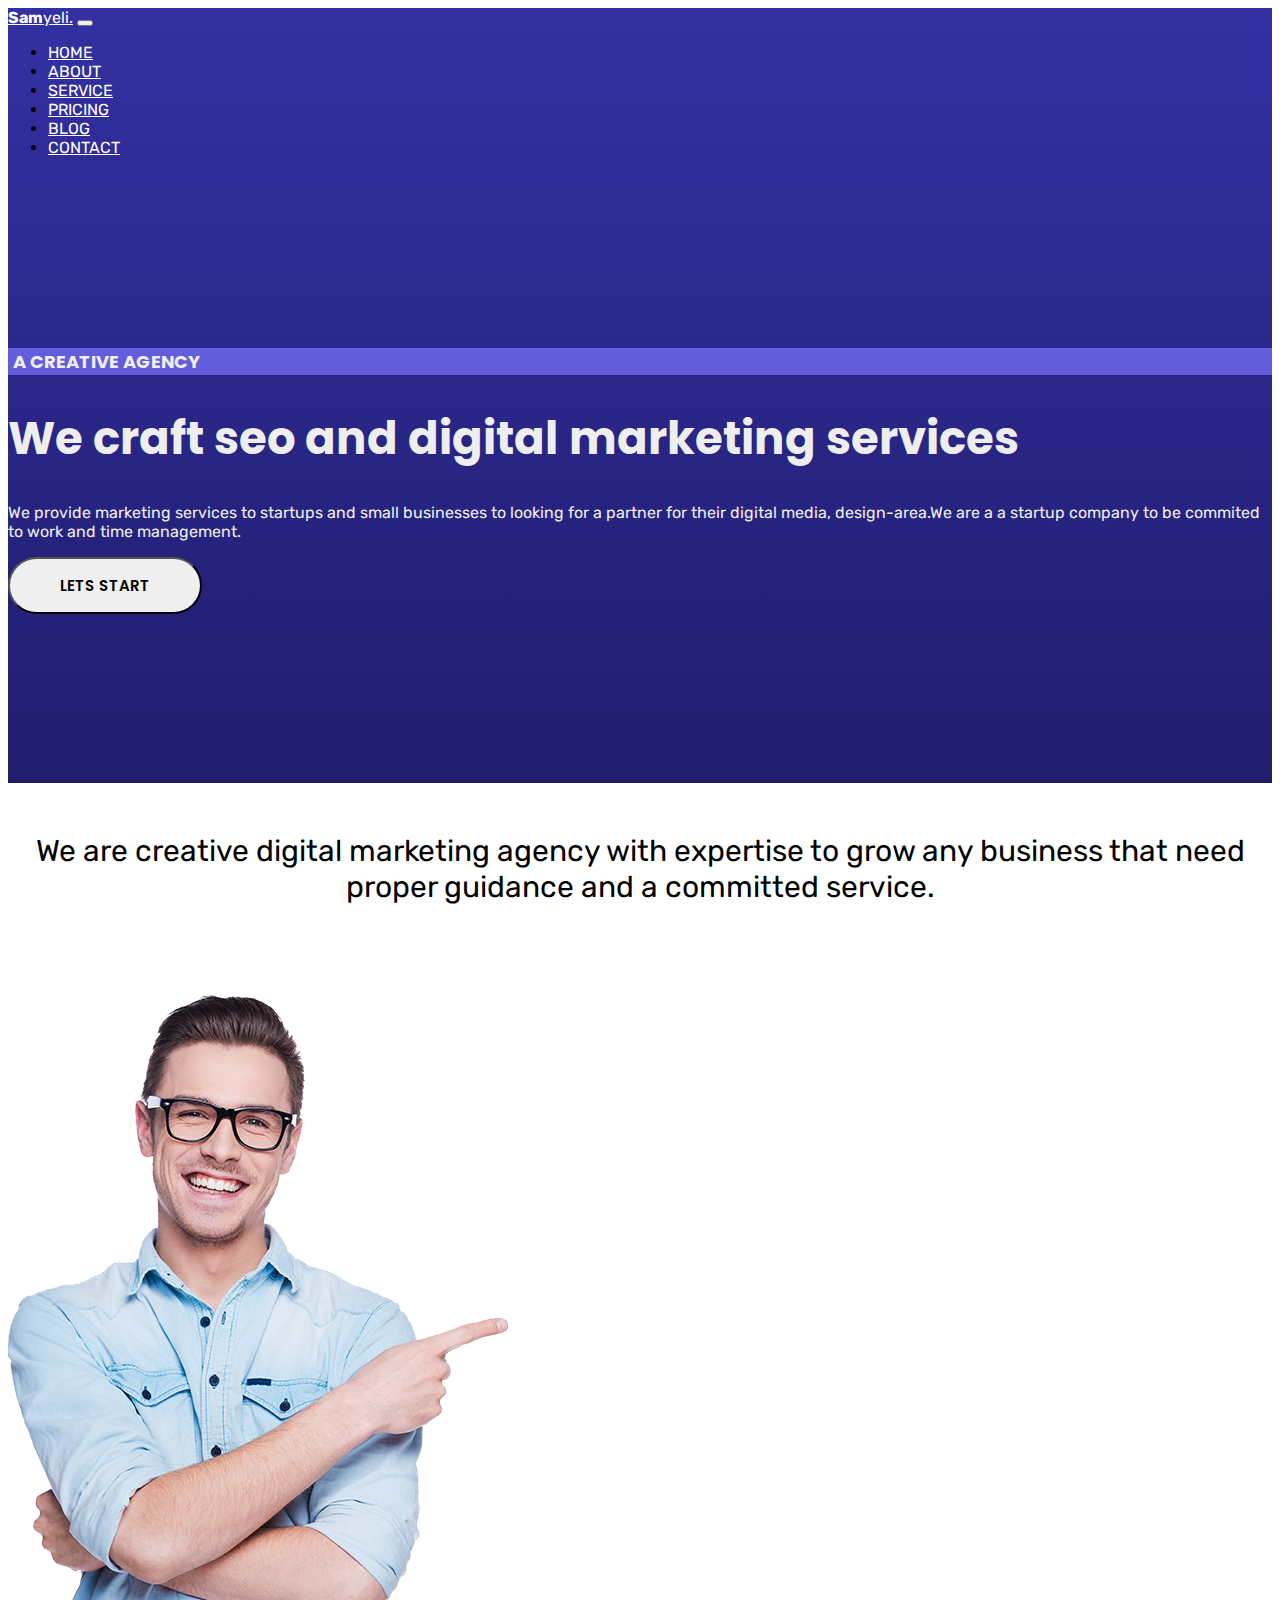
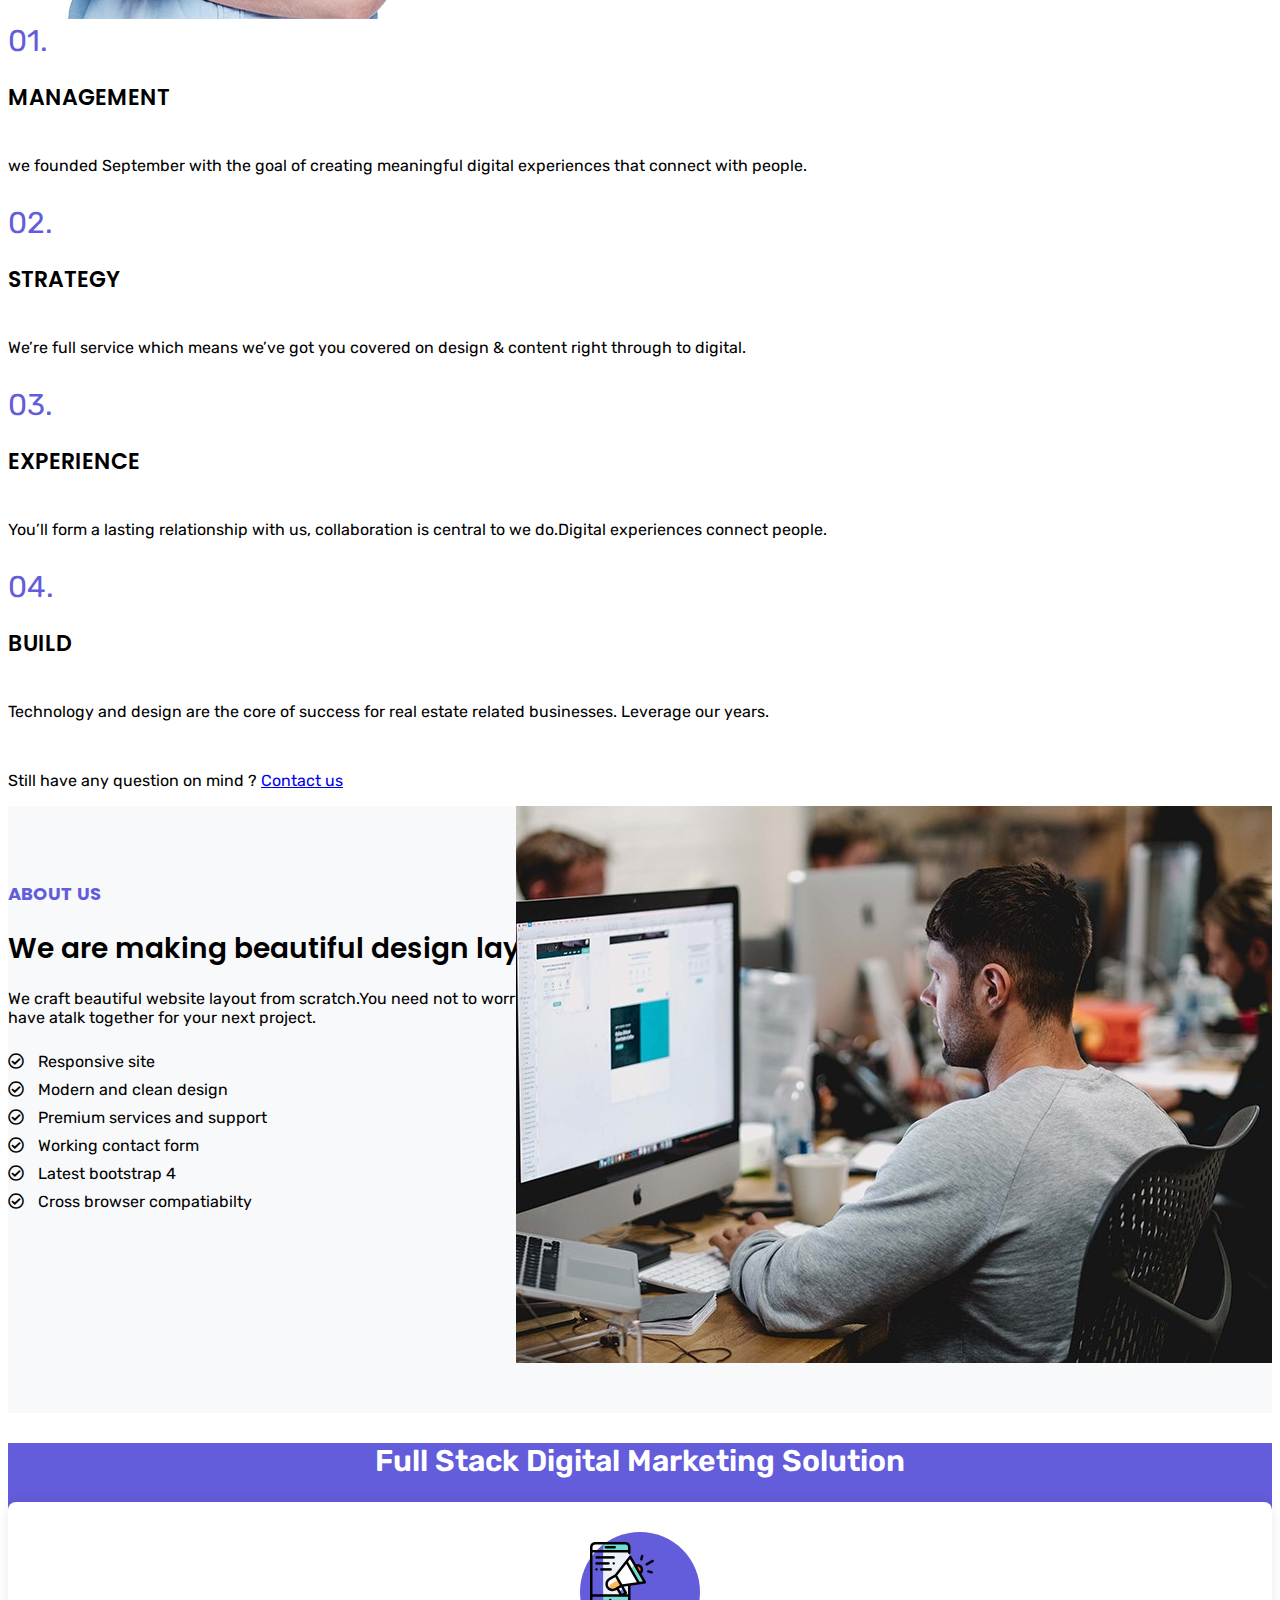
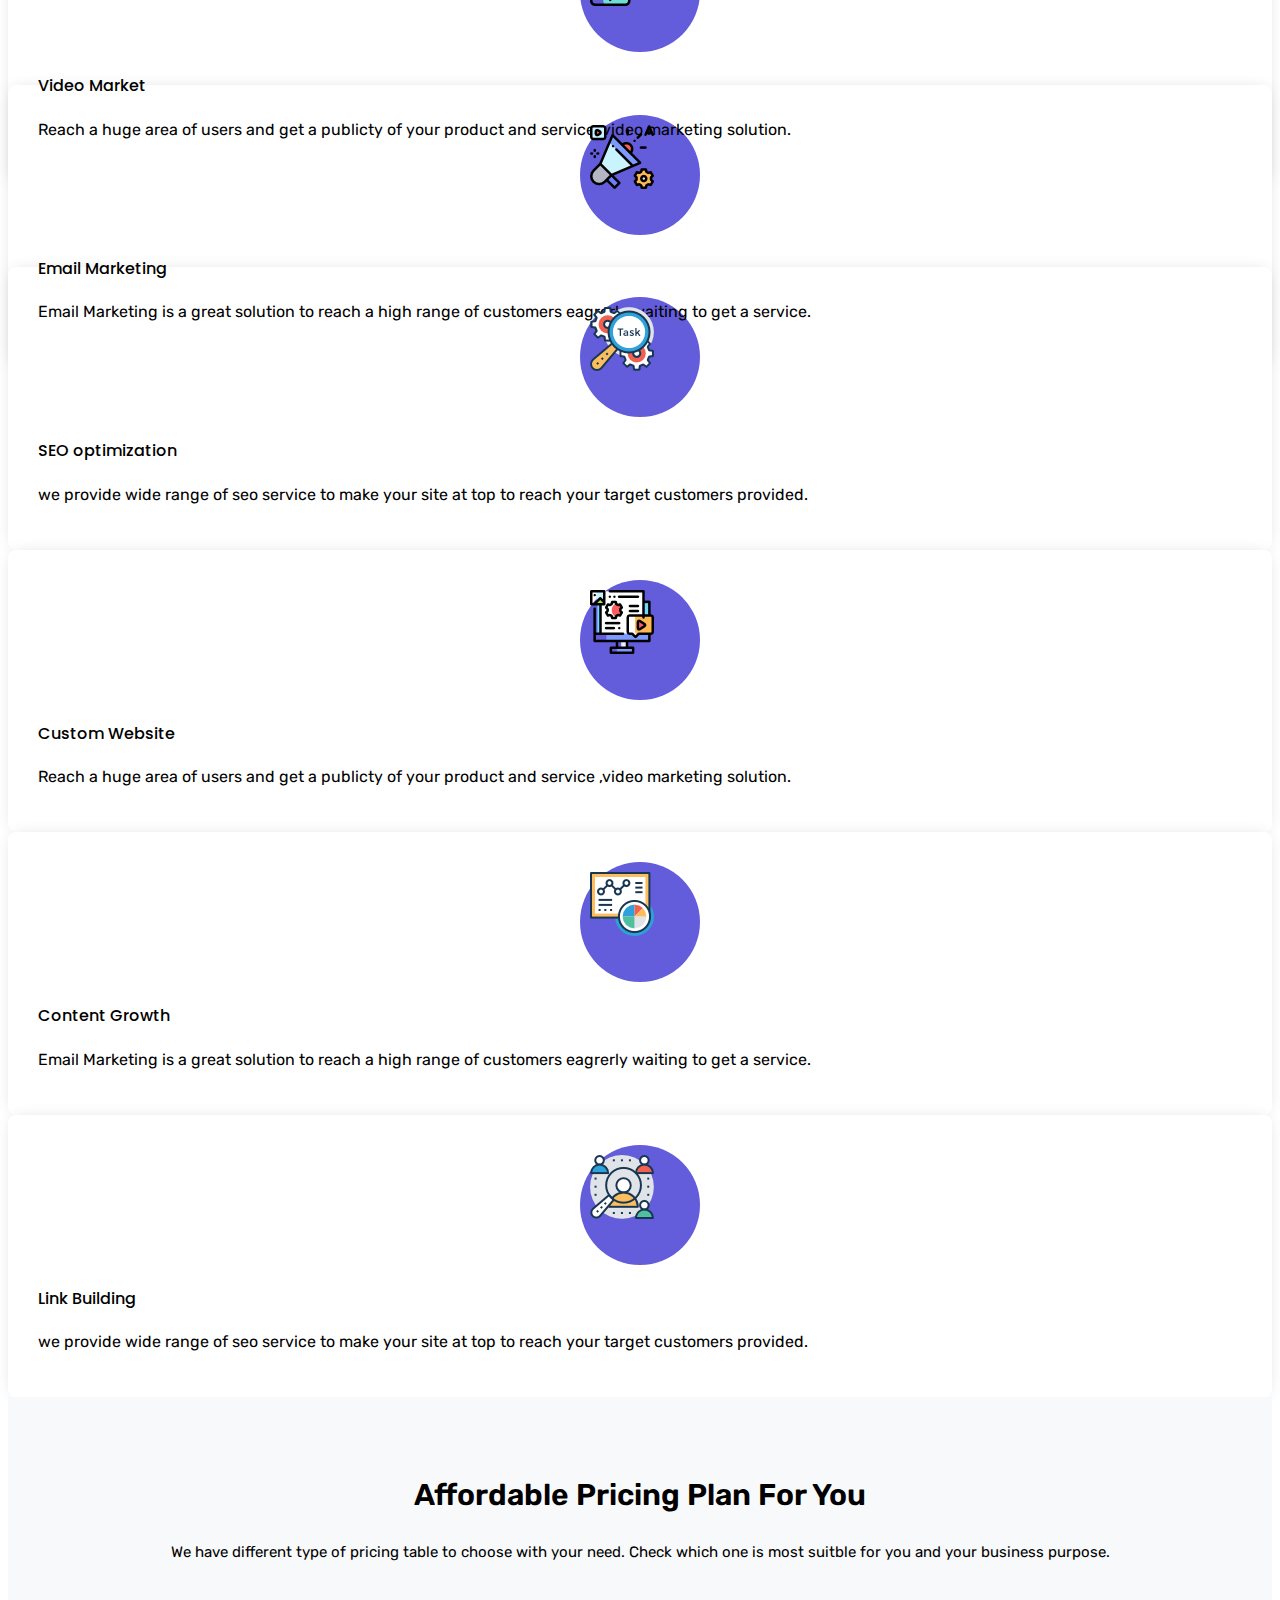
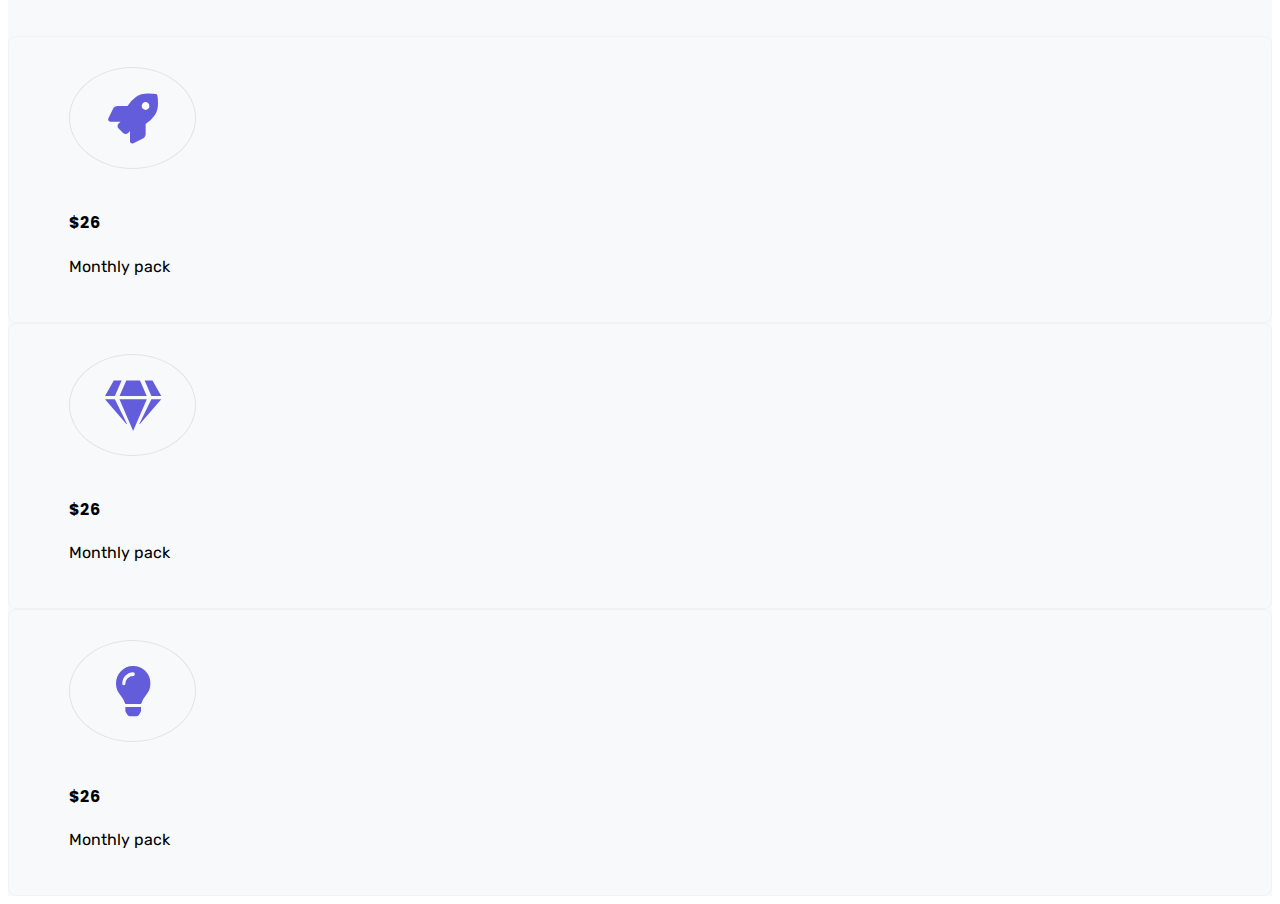
<file: hosting-theme/index.html>
<!doctype html>
<html lang="en">

<head>
    <!-- Required meta tags -->
    <meta charset="utf-8">
    <meta name="viewport" content="width=device-width, initial-scale=1, shrink-to-fit=no">

    <title>Hello, world!</title>

    <!-- Bootstrap CSS -->
    <link rel="stylesheet" href="https://stackpath.bootstrapcdn.com/bootstrap/4.1.3/css/bootstrap.min.css"
        integrity="sha384-MCw98/SFnGE8fJT3GXwEOngsV7Zt27NXFoaoApmYm81iuXoPkFOJwJ8ERdknLPMO" crossorigin="anonymous">

    <!-- FontAwesome Icons -->
    <link href="https://use.fontawesome.com/releases/v5.0.6/css/all.css" rel="stylesheet">

    <!-- Google Fonts -->
    <link href="https://fonts.googleapis.com/css?family=Poppins:400,600,700|Rubik:400,700&display=swap"
        rel="stylesheet">

    <!-- Style CSS -->
    <link rel="stylesheet" href="css/style.css">

</head>

<body>

    <!-- NAVBAR -->
    <nav class="navbar navbar-expand-lg">
        <div class="container">
            <a class="navbar-brand" href="#"><strong>Sam</strong>yeli.</a>
            <button class="navbar-toggler" type="button" data-toggle="collapse" data-target="#navbarNav"
                aria-controls="navbarNav" aria-expanded="false" aria-label="Toggle navigation">
                <span class="navbar-toggler-icon"></span>
            </button>
            <div class="collapse navbar-collapse " id="navbarNav">
                <ul class="navbar-nav ml-auto">
                    <li class="nav-item active">
                        <a class="nav-link" href="#">HOME</a>
                    </li>
                    <li class="nav-item active">
                        <a class="nav-link" href="#">ABOUT</a>
                    </li>
                    <li class="nav-item active">
                        <a class="nav-link" href="#">SERVICE</a>
                    </li>
                    <li class="nav-item active">
                        <a class="nav-link" href="#">PRICING</a>
                    </li>
                    <li class="nav-item active">
                        <a class="nav-link" href="#">BLOG</a>
                    </li>
                    <li class="nav-item active">
                        <a class="nav-link" href="#">CONTACT</a>
                    </li>
                </ul>
            </div>
        </div>
    </nav>

    <!-- HEADER -->

    <section id="headerSection">
        <div class="container">
            <div class="row text-center mainContent">
                <div class="col-md-8 mx-auto">
                    <h4 class="d-inline">A CREATIVE AGENCY</h4>
                    <h1 class="mt-3">We craft seo and digital marketing services</h1>
                    <p>We provide marketing services to startups and small businesses to looking for a partner for
                        their
                        digital media, design-area.We are a a startup company to be commited to work and time
                        management.
                    </p>
                    <button type="button" class="btn btn-light mt-4">LETS START</button>
                </div>
            </div>
        </div>
        </div>
    </section>

    <!-- ABOUT SECTION -->

    <section id="aboutSection" class="pt-5">
        <div class="container">
            <div class="row">
                <div class="col-md-9 mx-auto pb-3">
                    <div id="sectionHeading">
                        <p class="lead">We are creative digital marketing agency with expertise to grow any
                            business that need proper guidance and a committed service.</p>
                    </div>
                </div>
                <div class="col-md-12 col-lg-5">
                    <img src="images/aboutUs.png" class="img-fluid" alt="">
                </div>

                <div class="col-md-12 col-lg-7">
                    <div class="row">
                        <div class="col-md-6">
                            <div class="aboutBox">
                                <span>01.</span>
                                <h3>MANAGEMENT</h3>
                                <p class="text-muted">we founded September with the goal of creating meaningful digital
                                    experiences that connect with people.</p>
                            </div>
                        </div>
                        <div class="col-md-6">
                            <div class="aboutBox">
                                <span>02.</span>
                                <h3>STRATEGY</h3>
                                <p class="text-muted">We’re full service which means we’ve got you covered on design &
                                    content right through to digital.</p>
                            </div>
                        </div>
                        <div class="col-md-6">
                            <div class="aboutBox">
                                <span>03.</span>
                                <h3>EXPERIENCE</h3>
                                <p class="text-muted">You’ll form a lasting relationship with us, collaboration is
                                    central
                                    to we do.Digital experiences connect people.</p>
                            </div>
                        </div>
                        <div class="col-md-6">
                            <div class="aboutBox">
                                <span>04.</span>
                                <h3>BUILD</h3>
                                <p class="text-muted">Technology and design are the core of success for real estate
                                    related
                                    businesses. Leverage our years.</p>
                            </div>
                        </div>
                        <div class="col-md-12">
                            <p class="lead">Still have any question on mind ? <a href="#">Contact us</a></p>
                        </div>
                    </div>
                </div>
            </div>
        </div>
    </section>

    <!-- CASE STUDY SECTION -->

    <section id="caseStudy">

        <div class="container-fluid">
            <div class="row">
                <div class="studyImage">
                    <img src="images/caseStudy.jpg">
                </div>
            </div>
        </div>

        <div class="container">
            <div class="row">
                <div class="col-md-6 pt-5">
                    <h4 class="pb-3">ABOUT US</h4>
                    <h2 class="pb-3">We are making beautiful
                        design layout for your business</h2>
                    <p class="text-muted">We craft beautiful website layout from scratch.You need not to worry about
                        site design and other technial issue.We provide these attractive service as a bonus.Let's have
                        atalk together for your next project.</p>
                    <div class="row pt-3 pb-5">
                        <div class="col-md-6">
                            <i class="far fa-check-circle"></i>
                            <span class="text-muted">Responsive site</span>
                        </div>
                        <div class="col-md-6">
                            <i class="far fa-check-circle"></i>
                            <span class="text-muted">Modern and clean design</span>
                        </div>
                        <div class="col-md-6">
                            <i class="far fa-check-circle"></i>
                            <span class="text-muted">Premium services and support</span>
                        </div>
                        <div class="col-md-6">
                            <i class="far fa-check-circle"></i>
                            <span class="text-muted">Working contact form</span>
                        </div>
                        <div class="col-md-6">
                            <i class="far fa-check-circle"></i>
                            <span class="text-muted">Latest bootstrap 4</span>
                        </div>
                        <div class="col-md-6">
                            <i class="far fa-check-circle"></i>
                            <span class="text-muted"> Cross browser compatiabilty</span>
                        </div>
                    </div>
                </div>
            </div>
        </div>
    </section>

    <!-- FEATURES SECTION -->

    <section id="features">
        <div class="container">
            <div class="row py-5">
                <div class="col-md-9 mx-auto py-5">
                    <div id="sectionHeading">
                        <p class="lead">Full Stack Digital Marketing Solution</p>
                        <p class="text-muted">We’re full service which means we’ve got you covered on design & content
                            right through to digital. You’ll form a lasting relationship with us.</p>
                    </div>
                </div>
            </div>
        </div>
    </section>

    <!-- SERVICES SECTION -->

    <section id="services">
        <div class="container">
            <div class="row">
                <div class="col-md-4">
                    <div class="serviceBox outlineBox text-center">
                        <div class="serviceImage pt-3">
                            <img src="images/card1.png" class="img-fluid">
                        </div>
                        <div class="serviceContent pt-4">
                            <h4 class="py-3">Video Market</h4>
                            <p class="text-muted">Reach a huge area of users and get a publicty of your product and
                                service ,video marketing solution.</p>
                        </div>
                    </div>
                </div>
                <div class="col-md-4">
                    <div class="serviceBox outlineBox text-center">
                        <div class="serviceImage pt-3">
                            <img src="images/card2.png" class="img-fluid">
                        </div>
                        <div class="serviceContent pt-4">
                            <h4 class="py-3">Email Marketing</h4>
                            <p class="text-muted">Email Marketing is a great solution to reach a high range of customers
                                eagrerly waiting to get a service.</p>
                        </div>
                    </div>
                </div>
                <div class="col-md-4">
                    <div class="serviceBox outlineBox text-center">
                        <div class="serviceImage pt-3">
                            <img src="images/card3.png" class="img-fluid">
                        </div>
                        <div class="serviceContent pt-4">
                            <h4 class="py-3">SEO optimization</h4>
                            <p class="text-muted">we provide wide range of seo service to make your site at top to reach
                                your target customers provided.</p>
                        </div>
                    </div>
                </div>
            </div>
            <div class="row">
                <div class="col-md-4 mb-5">
                    <div class="serviceBox mt-5 text-center">
                        <div class="serviceImage pt-3">
                            <img src="images/card4.png" class="img-fluid">
                        </div>
                        <div class="serviceContent pt-4">
                            <h4 class="py-3">Custom Website</h4>
                            <p class="text-muted">Reach a huge area of users and get a publicty of your product and
                                service ,video marketing solution.</p>
                        </div>
                    </div>
                </div>
                <div class="col-md-4">
                    <div class="serviceBox mt-5 text-center">
                        <div class="serviceImage pt-3">
                            <img src="images/card5.png" class="img-fluid">
                        </div>
                        <div class="serviceContent pt-4">
                            <h4 class="py-3">Content Growth</h4>
                            <p class="text-muted">Email Marketing is a great solution to reach a high range of customers
                                eagrerly waiting to get a service.</p>
                        </div>
                    </div>
                </div>
                <div class="col-md-4">
                    <div class="serviceBox mt-5 text-center">
                        <div class="serviceImage pt-3">
                            <img src="images/card6.png" class="img-fluid">
                        </div>
                        <div class="serviceContent pt-4">
                            <h4 class="py-3">Link Building</h4>
                            <p class="text-muted">we provide wide range of seo service to make your site at top to reach
                                your target customers provided.</p>
                        </div>
                    </div>
                </div>
            </div>
        </div>
    </section>

    <!-- Pricing Section -->

    <section id="pricingSection" class="py-5 mt-5">
        <div class="container">
            <div class="row">
                <div class="col-md-9 mx-auto py-5">
                    <div id="sectionHeading">
                        <p class="lead">Affordable Pricing Plan For You</p>
                        <p class="text-muted">We have different type of pricing table to choose with your need. Check
                            which one is most suitble for you and your business purpose.</p>
                    </div>
                </div>
            </div>
            <div class="row">
                <div class="col-md-4">
                    <div id="pricingTable" class="text-center">
                        <div class="pricingIcon">
                            <span class="fa-stack fa-2x">
                                <i class="fas fa-circle fa-stack-2x"></i>
                                <i class="fas fa-rocket fa-stack-1x fa-inverse"></i>
                            </span>
                        </div>
                        <div class="pricingHead">
                            <h4><span>$</span>26</h4>
                            <p>Monthly pack</p>
                        </div>
                    </div>
                </div>
                <div class="col-md-4">
                    <div id="pricingTable" class="text-center">
                        <div class="pricingIcon">
                            <span class="fa-stack fa-2x">
                                <i class="fas fa-circle fa-stack-2x"></i>
                                <i class="fas fa-gem fa-stack-1x fa-inverse"></i>
                            </span>
                        </div>
                        <div class="pricingHead">
                            <h4><span>$</span>26</h4>
                            <p>Monthly pack</p>
                        </div>
                    </div>
                </div>
                <div class="col-md-4">
                    <div id="pricingTable" class="text-center">
                        <div class="pricingIcon">
                            <span class="fa-stack fa-2x">
                                <i class="fas fa-circle fa-stack-2x"></i>
                                <i class="fas fa-lightbulb fa-stack-1x fa-inverse"></i>
                            </span>
                        </div>
                        <div class="pricingHead">
                            <h4><span>$</span>26</h4>
                            <p>Monthly pack</p>
                        </div>
                    </div>
                </div>
            </div>
        </div>
    </section>

    <!-- Optional JavaScript -->
    <!-- jQuery first, then Popper.js, then Bootstrap JS -->
    <script src="https://code.jquery.com/jquery-3.3.1.slim.min.js"
        integrity="sha384-q8i/X+965DzO0rT7abK41JStQIAqVgRVzpbzo5smXKp4YfRvH+8abtTE1Pi6jizo"
        crossorigin="anonymous"></script>
    <script src="https://cdnjs.cloudflare.com/ajax/libs/popper.js/1.14.3/umd/popper.min.js"
        integrity="sha384-ZMP7rVo3mIykV+2+9J3UJ46jBk0WLaUAdn689aCwoqbBJiSnjAK/l8WvCWPIPm49"
        crossorigin="anonymous"></script>
    <script src="https://stackpath.bootstrapcdn.com/bootstrap/4.1.3/js/bootstrap.min.js"
        integrity="sha384-ChfqqxuZUCnJSK3+MXmPNIyE6ZbWh2IMqE241rYiqJxyMiZ6OW/JmZQ5stwEULTy"
        crossorigin="anonymous"></script>
</body>

</html>
</file>
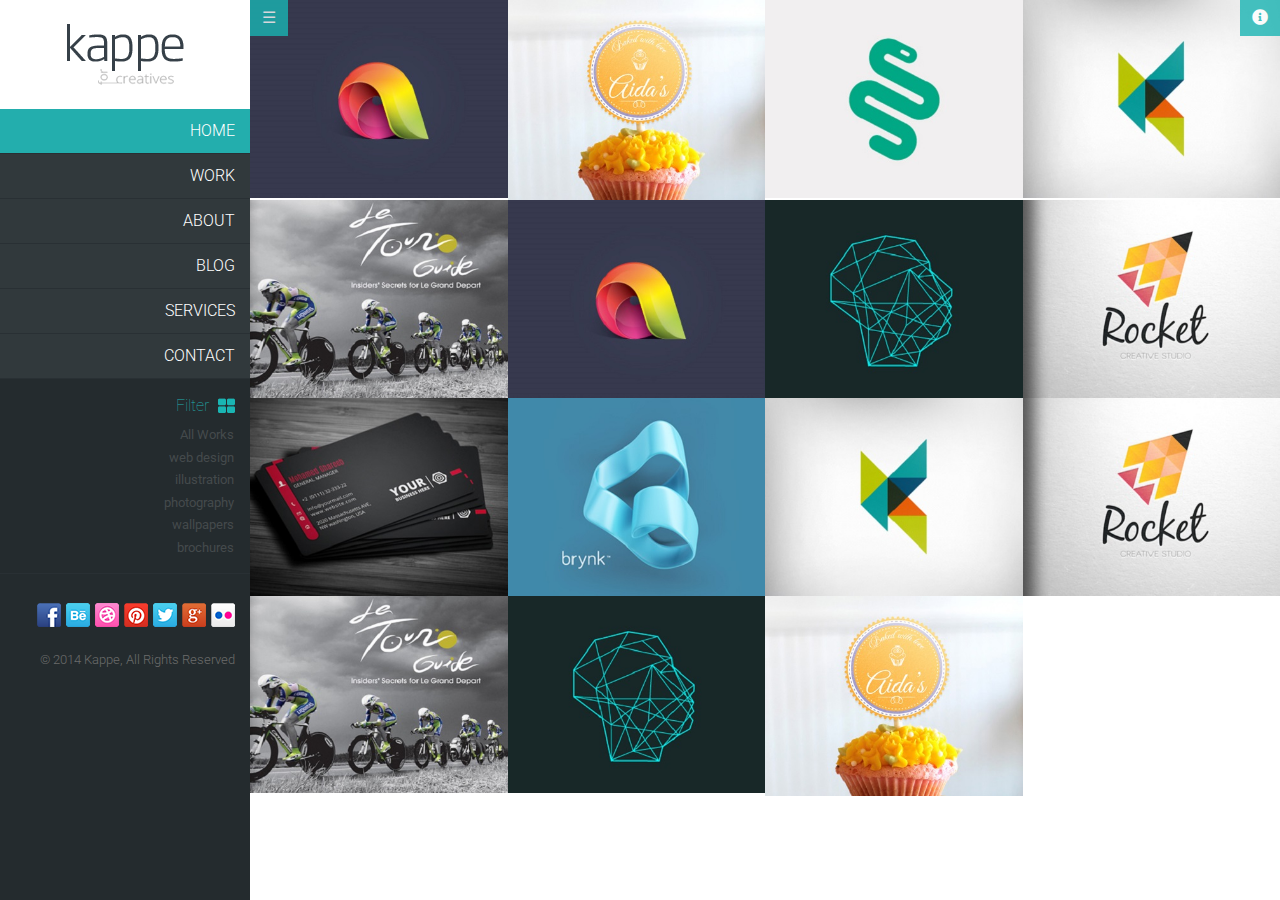
<file: kappe/index.html>
<!doctype html>
<html lang="en">

<head>
    <!-- Required meta tags -->
    <meta charset="utf-8">
    <meta name="viewport" content="width=device-width, initial-scale=1, shrink-to-fit=no">

    <!-- Bootstrap CSS -->
    <link rel="stylesheet" href="https://stackpath.bootstrapcdn.com/bootstrap/4.4.1/css/bootstrap.min.css"
        integrity="sha384-Vkoo8x4CGsO3+Hhxv8T/Q5PaXtkKtu6ug5TOeNV6gBiFeWPGFN9MuhOf23Q9Ifjh" crossorigin="anonymous">

    <!-- FontAwesome Icons -->
    <link href="https://use.fontawesome.com/releases/v5.0.6/css/all.css" rel="stylesheet">

    <!-- Google Fonts-->
    <link href="https://fonts.googleapis.com/css?family=Roboto:100,300,400&display=swap" rel="stylesheet">

    <!-- Main CSS-->
    <link rel="stylesheet" href="css/main.css">

    <title>Kappe PSD to CSS</title>
</head>

<body>

    <div class="wrapper">

        <!-- SIDEBAR -->
        <div id="sidebar">
            <nav class="navbar sticky-top">
                <a href="index.html" class="navbar-brand text-center py-4"><img class="logo" src="img/logo.png"
                        alt="kappe"></a>
                <ul class="main-menu">
                    <li class="nav-item">
                        <a class="nav-link selected" href="index.html">HOME</a>
                    </li>
                    <li class="nav-item">
                        <a class="nav-link" href="work.html">WORK</a>
                    </li>
                    <li class="nav-item">
                        <a class="nav-link" href="about.html">ABOUT</a>
                    </li>
                    <li class="nav-item">
                        <a class="nav-link" href="blog.html">BLOG</a>
                    </li>
                    <li class="nav-item">
                        <a class="nav-link" href="services.html">SERVICES</a>
                    </li>
                    <li class="nav-item">
                        <a class="nav-link" href="contact.html">CONTACT</a>
                    </li>
                </ul>
                <h6 class="sidebar-heading">
                    <span>Filter</span>
                    <a href="index.html"><img class="filterlogo" src="img/filterlogo.png" alt="Filter"></a>
                </h6>
                <ul class="works-menu">
                    <li class="nav-item">
                        <a class="nav-link" href="#">All Works</a>
                    </li>
                    <li class="nav-item">
                        <a class="nav-link" href="#">web design</a>
                    </li>
                    <li class="nav-item">
                        <a class="nav-link" href="#">illustration</a>
                    </li>
                    <li class="nav-item">
                        <a class="nav-link" href="#">photography</a>
                    </li>
                    <li class="nav-item">
                        <a class="nav-link" href="#">wallpapers</a>
                    </li>
                    <li class="nav-item">
                        <a class="nav-link" href="#">brochures</a>
                    </li>
                </ul>

                <div class="social-icons">
                    <ul>
                        <li class="social-icon">
                            <a href="#">
                                <img src="img/flickricon.png" alt="Flickr" class="img-fluid">
                            </a>
                        </li>
                        <li class="social-icon">
                            <a href="#">
                                <img src="img/googleplusicon.png" alt="Google+" class="img-fluid">
                            </a>
                        </li>
                        <li class="social-icon">
                            <a href="#">
                                <img src="img/twittericon.png" alt="Twitter" class="img-fluid">
                            </a>
                        </li>
                        <li class="social-icon">
                            <a href="#">
                                <img src="img/pinteresticon.png" alt="Pinterest" class="img-fluid">
                            </a>
                        </li>
                        <li class="social-icon">
                            <a href="#">
                                <img src="img/dribbbleicon.png" alt="Dribble" class="img-fluid">
                            </a>
                        </li>
                        <li class="social-icon">
                            <a href="#">
                                <img src="img/behanceicon.png" alt="Behance" class="img-fluid">
                            </a>
                        </li>
                        <li class="social-icon">
                            <a href="#">
                                <img src="img/facebookicon.png" alt="Facebook" class="img-fluid">
                            </a>
                        </li>
                    </ul>
                </div>

                <p class="copyright">&#169; 2014 Kappe, All Rights Reserved</p>

            </nav>
        </div>
        <!-- PAGE CONTENT -->
        <div id="content">
            <div class="container-fluid">
                <button type="button" id="sidebarCollapse" class="btn btn-info">&#x2630;</button>
                <div class="row no-gutters">
                    <div class="col-lg-3 col-md-4 col-sm-6">
                        <div class="overlay-container">
                            <img src="img/img6.jpg" class="image">
                            <div class="overlay">
                                <div class="text">
                                    <h6 class="project-title">Cool App Design</h6>
                                    <p class="project-area">development, mobile</p>
                                    <div class="overlay-border"></div>
                                    <img src="img/circle-arrow.png">
                                </div>
                            </div>
                        </div>
                    </div>
                    <div class="col-lg-3 col-md-4 col-sm-6">
                        <div class="overlay-container">
                            <img src="img/img1.jpg" class="image">
                            <div class="overlay">
                                <div class="text">
                                    <h6 class="project-title">Cool App Design</h6>
                                    <p class="project-area">development, mobile</p>
                                    <div class="overlay-border"></div>
                                    <img src="img/circle-arrow.png">
                                </div>
                            </div>
                        </div>
                    </div>
                    <div class="col-lg-3 col-md-4 col-sm-6">
                        <div class="overlay-container">
                            <img src="img/img3.jpg" class="image">
                            <div class="overlay">
                                <div class="text">
                                    <h6 class="project-title">Cool App Design</h6>
                                    <p class="project-area">development, mobile</p>
                                    <div class="overlay-border"></div>
                                    <img src="img/circle-arrow.png">
                                </div>
                            </div>
                        </div>
                    </div>
                    <div class="col-lg-3 col-md-4 col-sm-6">
                        <div class="overlay-container">
                            <img src="img/img4.jpg" class="image">
                            <div class="overlay">
                                <div class="text">
                                    <h6 class="project-title">Cool App Design</h6>
                                    <p class="project-area">development, mobile</p>
                                    <div class="overlay-border"></div>
                                    <img src="img/circle-arrow.png">
                                </div>
                            </div>
                        </div>
                    </div>
                    <div class="col-lg-3 col-md-4 col-sm-6">
                        <div class="overlay-container">
                            <img src="img/img5.jpg" class="image">
                            <div class="overlay">
                                <div class="text">
                                    <h6 class="project-title">Cool App Design</h6>
                                    <p class="project-area">development, mobile</p>
                                    <div class="overlay-border"></div>
                                    <img src="img/circle-arrow.png">
                                </div>
                            </div>
                        </div>
                    </div>
                    <div class="col-lg-3 col-md-4 col-sm-6">
                        <div class="overlay-container">
                            <img src="img/img6.jpg" class="image">
                            <div class="overlay">
                                <div class="text">
                                    <h6 class="project-title">Cool App Design</h6>
                                    <p class="project-area">development, mobile</p>
                                    <div class="overlay-border"></div>
                                    <img src="img/circle-arrow.png">
                                </div>
                            </div>
                        </div>
                    </div>
                    <div class="col-lg-3 col-md-4 col-sm-6">
                        <div class="overlay-container">
                            <img src="img/img7.jpg" class="image">
                            <div class="overlay">
                                <div class="text">
                                    <h6 class="project-title">Cool App Design</h6>
                                    <p class="project-area">development, mobile</p>
                                    <div class="overlay-border"></div>
                                    <img src="img/circle-arrow.png">
                                </div>
                            </div>
                        </div>
                    </div>
                    <div class="col-lg-3 col-md-4 col-sm-6">
                        <div class="overlay-container">
                            <img src="img/img8.jpg" class="image">
                            <div class="overlay">
                                <div class="text">
                                    <h6 class="project-title">Cool App Design</h6>
                                    <p class="project-area">development, mobile</p>
                                    <div class="overlay-border"></div>
                                    <img src="img/circle-arrow.png">
                                </div>
                            </div>
                        </div>
                    </div>
                    <div class="col-lg-3 col-md-4 col-sm-6">
                        <div class="overlay-container">
                            <img src="img/img9.jpg" class="image">
                            <div class="overlay">
                                <div class="text">
                                    <h6 class="project-title">Cool App Design</h6>
                                    <p class="project-area">development, mobile</p>
                                    <div class="overlay-border"></div>
                                    <img src="img/circle-arrow.png">
                                </div>
                            </div>
                        </div>
                    </div>
                    <div class="col-lg-3 col-md-4 col-sm-6">
                        <div class="overlay-container">
                            <img src="img/img10.jpg" class="image">
                            <div class="overlay">
                                <div class="text">
                                    <h6 class="project-title">Cool App Design</h6>
                                    <p class="project-area">development, mobile</p>
                                    <div class="overlay-border"></div>
                                    <img src="img/circle-arrow.png">
                                </div>
                            </div>
                        </div>
                    </div>
                    <div class="col-lg-3 col-md-4 col-sm-6">
                        <div class="overlay-container">
                            <img src="img/img4.jpg" class="image">
                            <div class="overlay">
                                <div class="text">
                                    <h6 class="project-title">Cool App Design</h6>
                                    <p class="project-area">development, mobile</p>
                                    <div class="overlay-border"></div>
                                    <img src="img/circle-arrow.png">
                                </div>
                            </div>
                        </div>
                    </div>
                    <div class="col-lg-3 col-md-4 col-sm-6">
                        <div class="overlay-container">
                            <img src="img/img8.jpg" class="image">
                            <div class="overlay">
                                <div class="text">
                                    <h6 class="project-title">Cool App Design</h6>
                                    <p class="project-area">development, mobile</p>
                                    <div class="overlay-border"></div>
                                    <img src="img/circle-arrow.png">
                                </div>
                            </div>
                        </div>
                    </div>
                    <div class="col-lg-3 col-md-4 col-sm-6">
                        <div class="overlay-container">
                            <img src="img/img5.jpg" class="image">
                            <div class="overlay">
                                <div class="text">
                                    <h6 class="project-title">Cool App Design</h6>
                                    <p class="project-area">development, mobile</p>
                                    <div class="overlay-border"></div>
                                    <img src="img/circle-arrow.png">
                                </div>
                            </div>
                        </div>
                    </div>
                    <div class="col-lg-3 col-md-4 col-sm-6">
                        <div class="overlay-container">
                            <img src="img/img7.jpg" class="image">
                            <div class="overlay">
                                <div class="text">
                                    <h6 class="project-title">Cool App Design</h6>
                                    <p class="project-area">development, mobile</p>
                                    <div class="overlay-border"></div>
                                    <img src="img/circle-arrow.png">
                                </div>
                            </div>
                        </div>
                    </div>
                    <div class="col-lg-3 col-md-4 col-sm-6">
                        <div class="overlay-container">
                            <img src="img/img1.jpg" class="image">
                            <div class="overlay">
                                <div class="text">
                                    <h6 class="project-title">Cool App Design</h6>
                                    <p class="project-area">development, mobile</p>
                                    <div class="overlay-border"></div>
                                    <img src="img/circle-arrow.png">
                                </div>
                            </div>
                        </div>
                    </div>
                </div>
                <button type="button" id="sidebarCollapse2" class="btn btn-info2">
                    <i class="fas fa-info-circle"></i>
                </button>
                <div id="sidebar2">
                    <p class="info-text"><i class="fas fa-phone"></i>9930 1234 5679</p>
                    <p class="info-text"><i class="far fa-envelope"></i>contact@domain.com</p>
                    <p class="info-text"><i class="fas fa-home"></i>street address example</p>
                </div>
            </div>
        </div>
    </div>

    <!-- Optional JavaScript -->
    <!-- jQuery first, then Popper.js, then Bootstrap JS -->
    <script src="https://code.jquery.com/jquery-3.4.1.slim.min.js"
        integrity="sha384-J6qa4849blE2+poT4WnyKhv5vZF5SrPo0iEjwBvKU7imGFAV0wwj1yYfoRSJoZ+n"
        crossorigin="anonymous"></script>
    <script src="https://cdn.jsdelivr.net/npm/popper.js@1.16.0/dist/umd/popper.min.js"
        integrity="sha384-Q6E9RHvbIyZFJoft+2mJbHaEWldlvI9IOYy5n3zV9zzTtmI3UksdQRVvoxMfooAo"
        crossorigin="anonymous"></script>
    <script src="https://stackpath.bootstrapcdn.com/bootstrap/4.4.1/js/bootstrap.min.js"
        integrity="sha384-wfSDF2E50Y2D1uUdj0O3uMBJnjuUD4Ih7YwaYd1iqfktj0Uod8GCExl3Og8ifwB6"
        crossorigin="anonymous"></script>

    <script type="text/javascript">
        $(document).ready(function () {
            $('#sidebarCollapse').on('click', function () {
                $('#sidebar').toggleClass('active');
            });
        });
    </script>

    <script type="text/javascript">
        $(document).ready(function () {
            $('#sidebarCollapse2').on('click', function () {
                $('#sidebar2').toggleClass('active');
            });
        });
    </script>
</body>

</html>
</file>
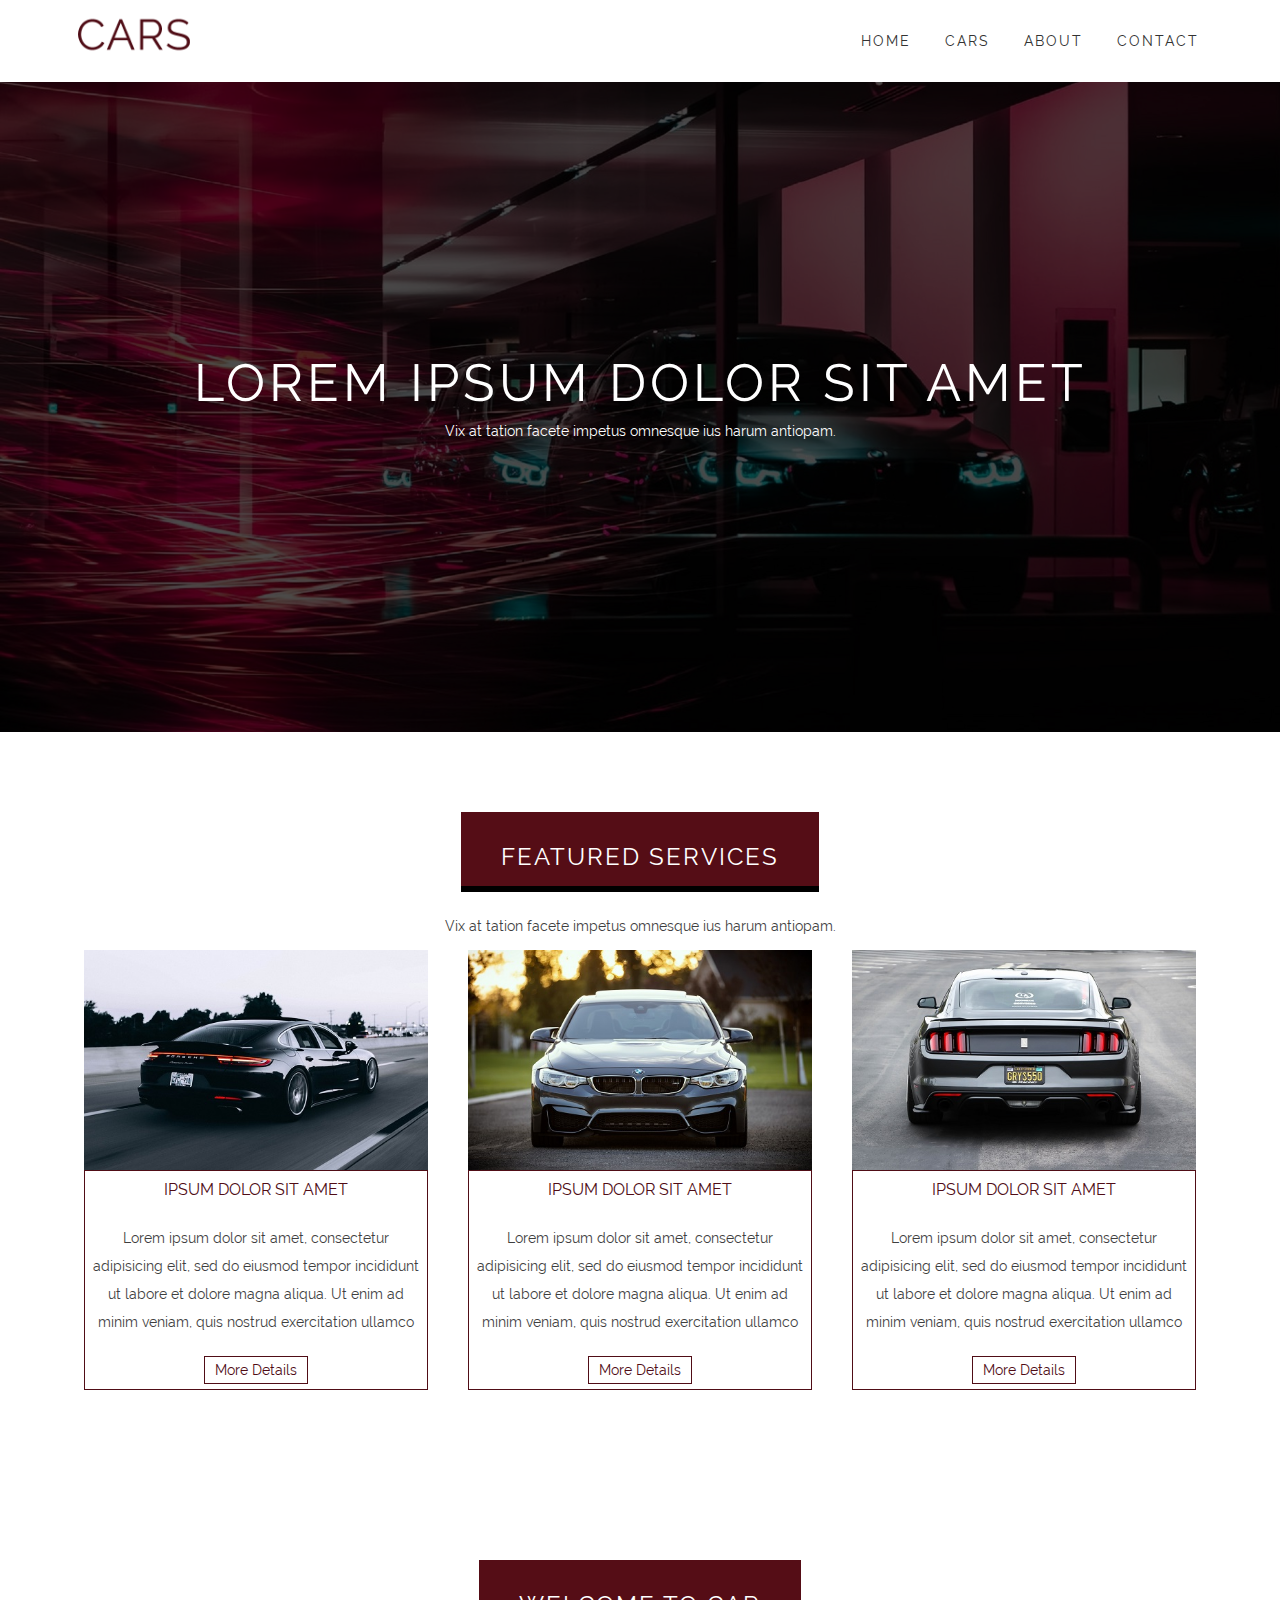
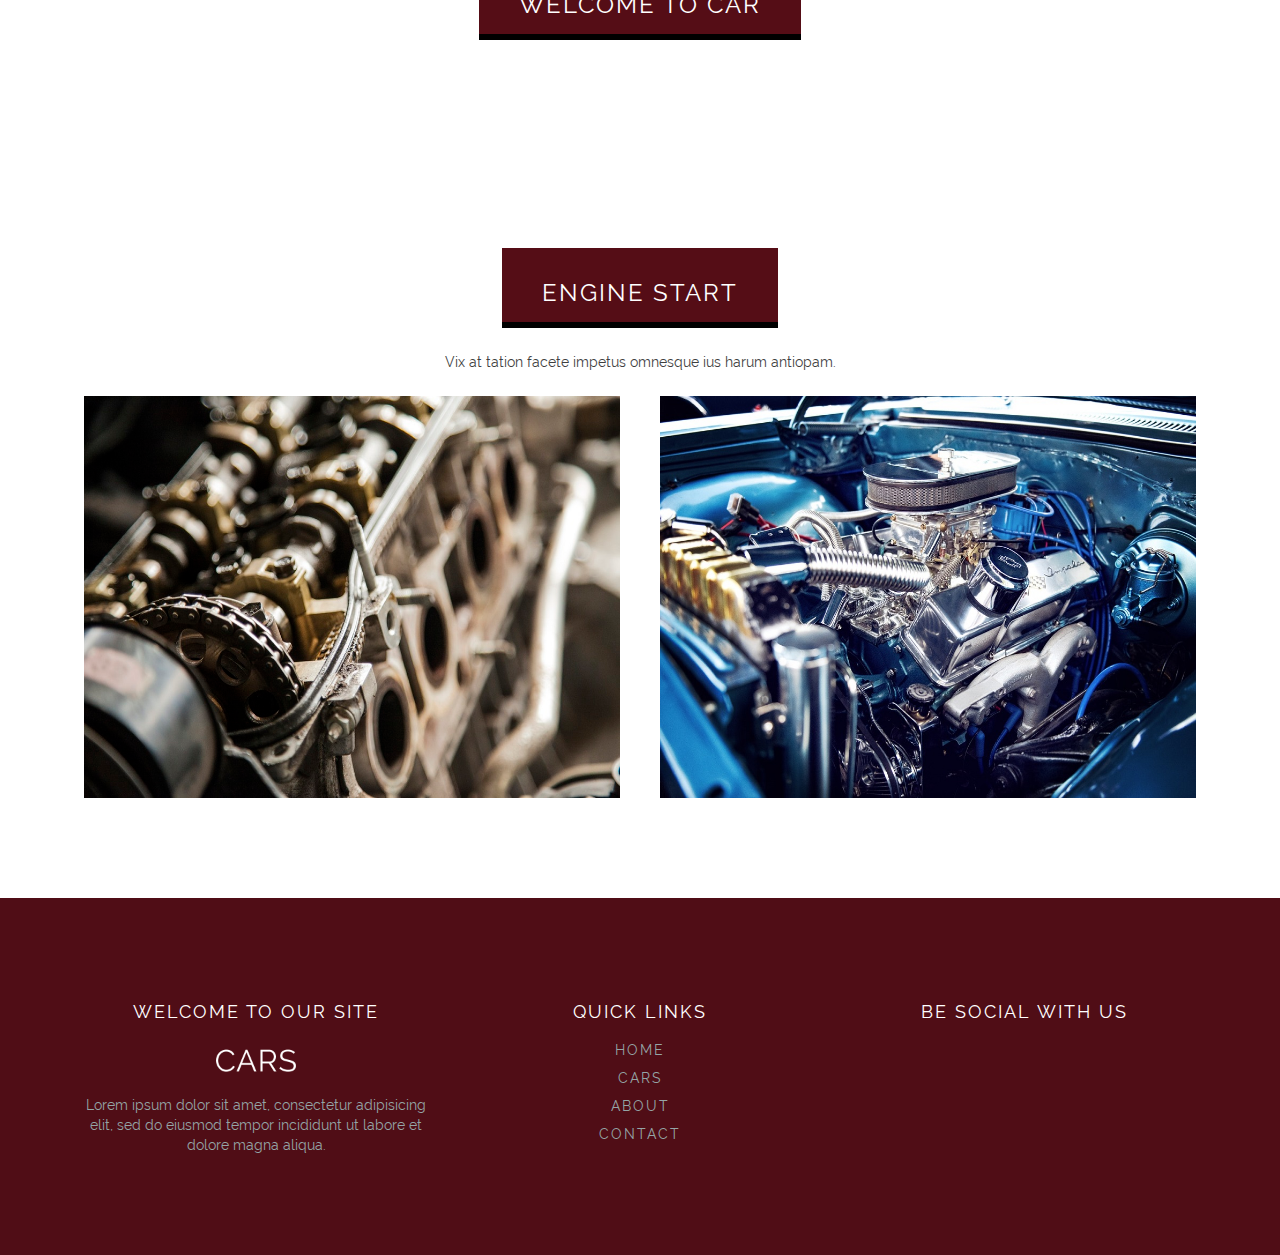
<file: only-html-css-cars-project/index.html>
<!DOCTYPE html>
<html lang="en">
<head>
	<meta charset="utf-8">
	<meta name="description" content="Professional Web Design">
	<meta name="author" content="Samet Samyeli">
	<meta name="keywords" content="HTML,CSS,JavaScript">
	<meta name="viewport" content="width=device-width, initial-scale=1.0">
	<title>CARS - Home</title>

	<link rel="stylesheet" href="https://use.fontawesome.com/releases/v5.8.2/css/all.css" integrity="sha384-oS3vJWv+0UjzBfQzYUhtDYW+Pj2yciDJxpsK1OYPAYjqT085Qq/1cq5FLXAZQ7Ay" crossorigin="anonymous">
	<link rel="stylesheet" type="text/css" href="css/reset.css">
	<link rel="stylesheet" type="text/css" href="css/main.css">

</head>
<body>
	<header>
		<div class="container">
			<div class="logo">
				<a href="index.html"><img src="img/logo.png"></a>
			</div>
			<div class="menu">
				<ul>
					<li><a href="index.html">HOME</a></li>
					<li><a href="cars.html">CARS</a></li>
					<li><a href="about.html">ABOUT</a></li>
					<li><a href="contact.html">CONTACT</a></li>
				</ul>
			</div>
		</div>
	</header>

<!--MAIN SECTION-->
<section id="mainSlider" class="slider">
	<div id="mainCaption" class="caption">
		<h1>LOREM IPSUM DOLOR SIT AMET</h1>
		<p>Vix at tation facete impetus omnesque ius harum antiopam.</p>
	</div>
</section>

<!--FEATURES-->
<section id="features" class="sectionArea">
	<div class="featuresTop">
		<h2 class="sectionHeader">FEATURED SERVICES</h2>
		<p>Vix at tation facete impetus omnesque ius harum antiopam.</p>
	</div>
	<div class="featuresBody">
		<div class="container">
			<div class="col3">
				<div class="item">
					<div class="zoom">
						<img src="img/car1.jpg">
					</div>
					<div class="itemText">
						<h3>IPSUM DOLOR SIT AMET</h3>
						<p>Lorem ipsum dolor sit amet, consectetur adipisicing elit, sed do eiusmod
						tempor incididunt ut labore et dolore magna aliqua. Ut enim ad minim veniam,
						quis nostrud exercitation ullamco</p>
						<a href="#" class="btnDetails">More Details</a>
					</div>
				</div>
			</div>
			<div class="col3">
				<div class="item">
					<div class="zoom">
						<img src="img/car3.jpg">
					</div>
					<div class="itemText">
						<h3>IPSUM DOLOR SIT AMET</h3>
						<p>Lorem ipsum dolor sit amet, consectetur adipisicing elit, sed do eiusmod
						tempor incididunt ut labore et dolore magna aliqua. Ut enim ad minim veniam,
						quis nostrud exercitation ullamco</p>
						<a href="#" class="btnDetails">More Details</a>
					</div>
				</div>
			</div>
			<div class="col3">
				<div class="item">
					<div class="zoom">
						<img src="img/car2.jpg">
					</div>
					<div class="itemText">
						<h3>IPSUM DOLOR SIT AMET</h3>
						<p>Lorem ipsum dolor sit amet, consectetur adipisicing elit, sed do eiusmod
						tempor incididunt ut labore et dolore magna aliqua. Ut enim ad minim veniam,
						quis nostrud exercitation ullamco</p>
						<a href="#" class="btnDetails">More Details</a>
					</div>
				</div>
			</div>
		</div>
	</div>
</section>

<!--PARALLAX SECTION-->
<section id="parallax" class="sectionArea">
		<div class="parallaxTop">
		<h2 class="sectionHeader">WELCOME TO CAR</h2>
		<p>Vix at tation facete impetus omnesque ius harum antiopam.</p>
	</div>
</section>

<!--ENGINE START SECTION-->
<section id="engine" class="sectionArea">
	<div class="engineTop">
		<h2 class="sectionHeader">ENGINE START</h2>
		<p>Vix at tation facete impetus omnesque ius harum antiopam.</p>
	</div>
	<div class="engineBody">
		<div class="container">
			<div class="col2">
				<div class="engineContainer">
					<img src="img/engine1.jpg" class="imageOver">
					<div class="engineOverlay">
						<div class="engineText">Image Text</div>
					</div>
				</div>
			</div>
			<div class="col2">
				<div class="engineContainer">
					<img src="img/engine2.jpg" class="imageOver">
					<div class="engineOverlay2">
						<div class="engineText">Image Text</div>
					</div>
				</div>
			</div>
		</div>
	</div>
</section>

<!--FOOTER SECTION-->
<footer class="sectionArea">
	<div class="container">
		<div class="col3">
			<div class="footerItem">
				<h3>WELCOME TO OUR SITE</h3>
				<a href="index.html"><img src="img/logo2.png"></a>
				<p>Lorem ipsum dolor sit amet, consectetur adipisicing elit, sed do eiusmod
				tempor incididunt ut labore et dolore magna aliqua.</p>
			</div>
		</div>
		<div class="col3">
			<div class="footerItem">
				<h3>QUICK LINKS</h3>
				<ul class="footerLinks">
					<li><a href="index.html">HOME</a></li>
					<li><a href="cars.html">CARS</a></li>
					<li><a href="about.html">ABOUT</a></li>
					<li><a href="contact.html">CONTACT</a></li>
				</ul>
			</div>
		</div>
		<div class="col3">
			<div class="footerItem">
				<h3>BE SOCIAL WITH US</h3>
				<ul class="socialLinks">
					<li><a href="#"><i class="fab fa-facebook"></i></a></li>
					<li><a href="#"><i class="fab fa-twitter-square"></i></a></li>
					<li><a href="#"><i class="fab fa-linkedin"></i></a></li>
				</ul>
			</div>
		</div>
	</div>
</footer>


</body>
</html>
</file>
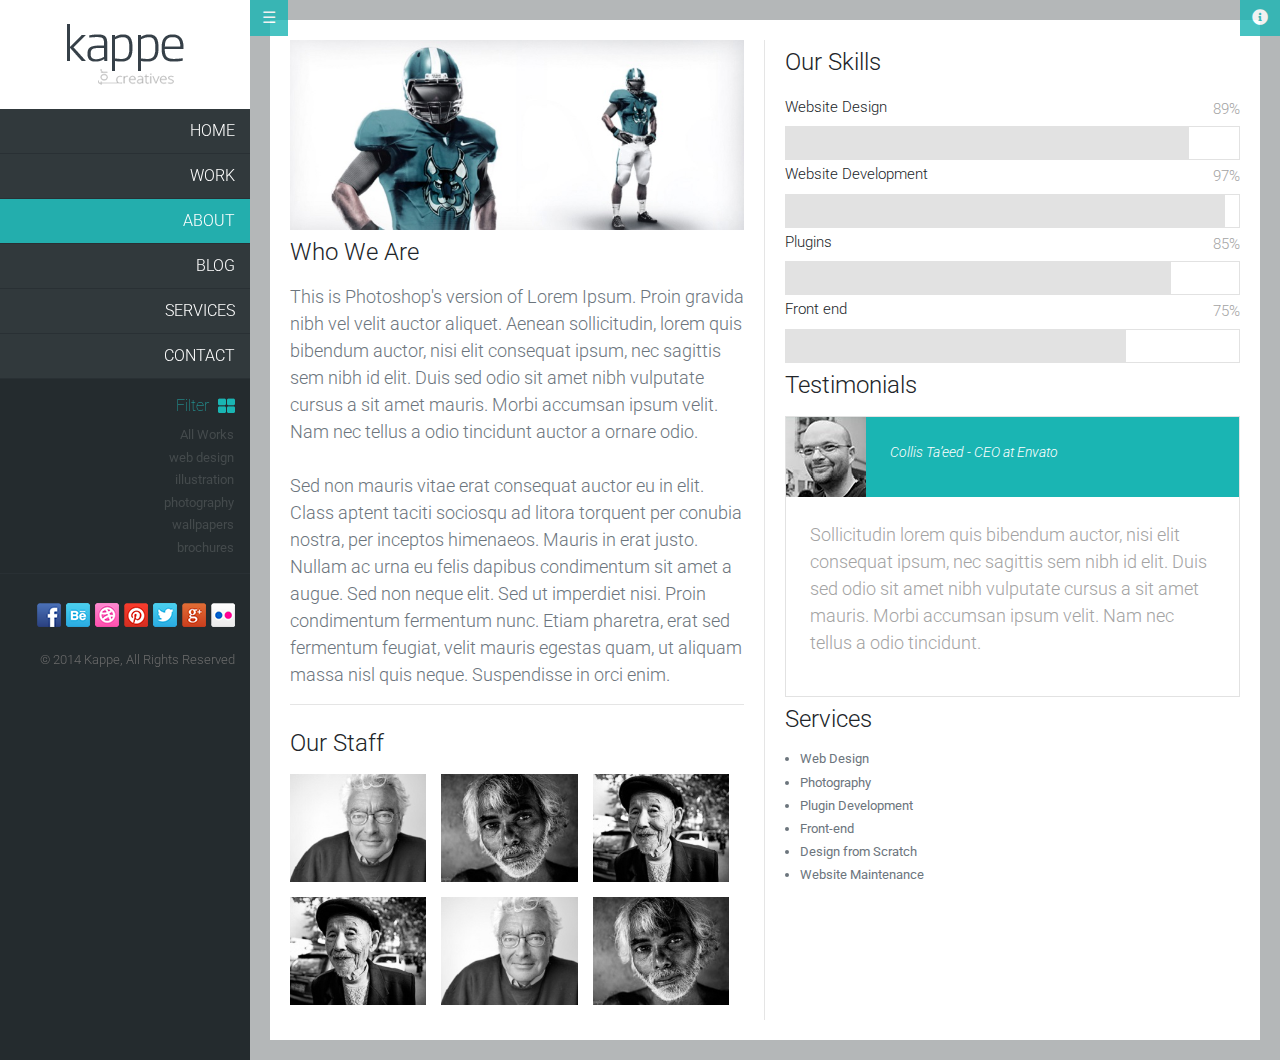
<file: kappe/about.html>
<!doctype html>
<html lang="en">

<head>
    <!-- Required meta tags -->
    <meta charset="utf-8">
    <meta name="viewport" content="width=device-width, initial-scale=1, shrink-to-fit=no">

    <!-- Bootstrap CSS -->
    <link rel="stylesheet" href="https://stackpath.bootstrapcdn.com/bootstrap/4.4.1/css/bootstrap.min.css"
        integrity="sha384-Vkoo8x4CGsO3+Hhxv8T/Q5PaXtkKtu6ug5TOeNV6gBiFeWPGFN9MuhOf23Q9Ifjh" crossorigin="anonymous">

    <!-- FontAwesome Icons -->
    <link href="https://use.fontawesome.com/releases/v5.0.6/css/all.css" rel="stylesheet">

    <!-- Google Fonts-->
    <link href="https://fonts.googleapis.com/css?family=Roboto:100,300,400&display=swap" rel="stylesheet">

    <!-- Main CSS-->
    <link rel="stylesheet" href="css/main.css">

    <title>About - Kappe</title>
</head>

<body>

    <div class="wrapper">

        <!-- SIDEBAR -->
        <div id="sidebar">
            <nav class="navbar sticky-top">
                <a href="index.html" class="navbar-brand text-center py-4"><img class="logo" src="img/logo.png"
                        alt="kappe"></a>
                <ul class="main-menu">
                    <li class="nav-item">
                        <a class="nav-link" href="index.html">HOME</a>
                    </li>
                    <li class="nav-item">
                        <a class="nav-link" href="work.html">WORK</a>
                    </li>
                    <li class="nav-item">
                        <a class="nav-link selected" href="about.html">ABOUT</a>
                    </li>
                    <li class="nav-item">
                        <a class="nav-link" href="blog.html">BLOG</a>
                    </li>
                    <li class="nav-item">
                        <a class="nav-link" href="services.html">SERVICES</a>
                    </li>
                    <li class="nav-item">
                        <a class="nav-link" href="contact.html">CONTACT</a>
                    </li>
                </ul>
                <h6 class="sidebar-heading">
                    <span>Filter</span>
                    <a href="index.html"><img class="filterlogo" src="img/filterlogo.png" alt="Filter"></a>
                </h6>
                <ul class="works-menu">
                    <li class="nav-item">
                        <a class="nav-link" href="#">All Works</a>
                    </li>
                    <li class="nav-item">
                        <a class="nav-link" href="#">web design</a>
                    </li>
                    <li class="nav-item">
                        <a class="nav-link" href="#">illustration</a>
                    </li>
                    <li class="nav-item">
                        <a class="nav-link" href="#">photography</a>
                    </li>
                    <li class="nav-item">
                        <a class="nav-link" href="#">wallpapers</a>
                    </li>
                    <li class="nav-item">
                        <a class="nav-link" href="#">brochures</a>
                    </li>
                </ul>

                <div class="social-icons">
                    <ul>
                        <li class="social-icon">
                            <a href="#">
                                <img src="img/flickricon.png" alt="Flickr" class="img-fluid">
                            </a>
                        </li>
                        <li class="social-icon">
                            <a href="#">
                                <img src="img/googleplusicon.png" alt="Google+" class="img-fluid">
                            </a>
                        </li>
                        <li class="social-icon">
                            <a href="#">
                                <img src="img/twittericon.png" alt="Twitter" class="img-fluid">
                            </a>
                        </li>
                        <li class="social-icon">
                            <a href="#">
                                <img src="img/pinteresticon.png" alt="Pinterest" class="img-fluid">
                            </a>
                        </li>
                        <li class="social-icon">
                            <a href="#">
                                <img src="img/dribbbleicon.png" alt="Dribble" class="img-fluid">
                            </a>
                        </li>
                        <li class="social-icon">
                            <a href="#">
                                <img src="img/behanceicon.png" alt="Behance" class="img-fluid">
                            </a>
                        </li>
                        <li class="social-icon">
                            <a href="#">
                                <img src="img/facebookicon.png" alt="Facebook" class="img-fluid">
                            </a>
                        </li>
                    </ul>
                </div>

                <p class="copyright">&#169; 2014 Kappe, All Rights Reserved</p>

            </nav>
        </div>
        <!-- PAGE CONTENT -->
        <div id="content">
            <div class="container-fluid">
                <button type="button" id="sidebarCollapse" class="btn btn-info">&#x2630;</button>

                <div class="content-area-grey">
                    <div class="content-area-white">
                        <div class="row no-gutters">
                            <div class="col-md-12 col-lg-6  gutter border-r textCenter">
                                <img src="img/aboutImage.jpg" alt="About" class="img-fluid">
                                <h2 class="py-2">Who We Are</h2>
                                <p class="text-muted">This is Photoshop's version of Lorem Ipsum. Proin gravida nibh vel velit auctor
                                    aliquet. Aenean sollicitudin, lorem quis bibendum auctor, nisi elit consequat ipsum,
                                    nec sagittis sem nibh id elit. Duis sed odio sit amet nibh vulputate cursus a sit
                                    amet mauris. Morbi accumsan ipsum velit. Nam nec tellus a odio tincidunt auctor a
                                    ornare odio.
                                    <br><br>
                                    Sed non mauris vitae erat consequat auctor eu in elit. Class aptent taciti sociosqu
                                    ad litora torquent per conubia nostra, per inceptos himenaeos. Mauris in erat justo.
                                    Nullam ac urna eu felis dapibus condimentum sit amet a augue. Sed non neque elit.
                                    Sed ut imperdiet nisi. Proin condimentum fermentum nunc. Etiam pharetra, erat sed
                                    fermentum feugiat, velit mauris egestas quam, ut aliquam massa nisl quis neque.
                                    Suspendisse in orci enim.</h2>
                                    <hr>
                                    <h2 class="py-2">Our Staff</h2>
                                    <div class="row no-gutters">
                                        <div class="col-md-4 col-sm-6 ourStaff">
                                            <img src="img/team1.jpg" class="img-fluid">
                                            <div class="ourStaffOverlay">
                                                <div class="ourStaffText">
                                                    <h5>JOHN SMITH</h5>
                                                    <p>web developer</p>
                                                </div>
                                            </div>
                                        </div>
                                        <div class="col-md-4 col-sm-6 ourStaff">
                                            <img src="img/team2.jpg" class="img-fluid">
                                            <div class="ourStaffOverlay">
                                                <div class="ourStaffText">
                                                    <h5>JOHN SMITH</h5>
                                                    <p>web developer</p>
                                                </div>
                                            </div>
                                        </div>
                                        <div class="col-md-4 col-sm-6 ourStaff">
                                            <img src="img/team3.jpg" class="img-fluid">
                                            <div class="ourStaffOverlay">
                                                <div class="ourStaffText">
                                                    <h5>JOHN SMITH</h5>
                                                    <p>web developer</p>
                                                </div>
                                            </div>
                                        </div>
                                    </div>
                                    <div class="row no-gutters">
                                        <div class="col-md-4 col-sm-6 ourStaff">
                                            <img src="img/team3.jpg" class="img-fluid">
                                            <div class="ourStaffOverlay">
                                                <div class="ourStaffText">
                                                    <h5>JOHN SMITH</h5>
                                                    <p>web developer</p>
                                                </div>
                                            </div>
                                        </div>
                                        <div class="col-md-4 col-sm-6 ourStaff">
                                            <img src="img/team1.jpg" class="img-fluid">
                                            <div class="ourStaffOverlay">
                                                <div class="ourStaffText">
                                                    <h5>JOHN SMITH</h5>
                                                    <p>web developer</p>
                                                </div>
                                            </div>
                                        </div>
                                        <div class="col-md-4 col-sm-6 ourStaff">
                                            <img src="img/team2.jpg" class="img-fluid">
                                            <div class="ourStaffOverlay">
                                                <div class="ourStaffText">
                                                    <h5>JOHN SMITH</h5>
                                                    <p>web developer</p>
                                                </div>
                                            </div>
                                        </div>
                                    </div>
                            </div>
                            <div class="col-md-12 col-lg-6 gutter">
                                <h2 class="py-2">Our Skills</h2>
                                <div class="skillProgress">

                                    <div class="row skillRow">
                                        <div class="col-md-6">
                                            <h4 class="font-weight-light">Website Design</h4>
                                        </div>
                                        <div class="col-md-6">
                                            <p class="text-right">89%</p>
                                        </div>
                                    </div>
                                    <div class="progress">
                                        <div class="progress-bar bg-info" role="progressbar" style="width: 89%"
                                            aria-valuenow="89" aria-valuemin="0" aria-valuemax="100"></div>
                                    </div>

                                    <div class="row skillRow">
                                        <div class="col-md-6">
                                            <h4 class="font-weight-light">Website Development</h4>
                                        </div>
                                        <div class="col-md-6">
                                            <p class="text-right">97%</p>
                                        </div>
                                    </div>
                                    <div class="progress">
                                        <div class="progress-bar bg-info" role="progressbar" style="width: 97%"
                                            aria-valuenow="97" aria-valuemin="0" aria-valuemax="100"></div>
                                    </div>

                                    <div class="row skillRow">
                                        <div class="col-md-6">
                                            <h4 class="font-weight-light">Plugins</h4>
                                        </div>
                                        <div class="col-md-6">
                                            <p class="text-right">85%</p>
                                        </div>
                                    </div>
                                    <div class="progress">
                                        <div class="progress-bar bg-info" role="progressbar" style="width: 85%"
                                            aria-valuenow="85" aria-valuemin="0" aria-valuemax="100"></div>
                                    </div>

                                    <div class="row skillRow">
                                        <div class="col-md-6">
                                            <h4 class="font-weight-light">Front end</h4>
                                        </div>
                                        <div class="col-md-6">
                                            <p class="text-right">75%</p>
                                        </div>
                                    </div>
                                    <div class="progress">
                                        <div class="progress-bar bg-info" role="progressbar" style="width: 75%"
                                            aria-valuenow="75" aria-valuemin="0" aria-valuemax="100"></div>
                                    </div>
                                </div>
                                <h2 class="py-2">Testimonials</h2>
                                <div class="row testimonialsRow no-gutters">
                                    <div class="col-md-12">
                                        <div class="testimonialsArea clearfix">
                                            <img src="img/testimonials1.jpg" class="img-fluid float-left mr-4">
                                            <h4>Collis Ta’eed - CEO at Envato</h4>
                                        </div>
                                    </div>
                                    <div class="col-md-12">
                                        <p class="p-4">Sollicitudin lorem quis bibendum auctor, nisi elit consequat ipsum, nec
                                            sagittis sem nibh id elit. Duis sed odio sit amet nibh vulputate cursus a
                                            sit amet mauris. Morbi accumsan ipsum velit. Nam nec tellus a odio
                                            tincidunt.</p>
                                    </div>
                                </div>
                                <h2 class="py-2">Services</h2>
                                <div class="services-point">
                                    <ul>
                                        <small class="text-muted"><li>Web Design</li></small>
                                        <small class="text-muted"><li class="mt-1">Photography</li></small>
                                        <small class="text-muted"><li class="mt-1">Plugin Development</li></small>
                                        <small class="text-muted"><li class="mt-1">Front-end</li></small>
                                        <small class="text-muted"><li class="mt-1">Design from Scratch</li></small>
                                        <small class="text-muted"><li class="mt-1">Website Maintenance</li></small>
                                    </ul>
                                </div>
                            </div>
                        </div>
                    </div>
                </div>

                <button type="button" id="sidebarCollapse2" class="btn btn-info2">
                    <i class="fas fa-info-circle"></i>
                </button>
                <div id="sidebar2">
                    <p class="info-text"><i class="fas fa-phone"></i>9930 1234 5679</p>
                    <p class="info-text"><i class="far fa-envelope"></i>contact@domain.com</p>
                    <p class="info-text"><i class="fas fa-home"></i>street address example</p>
                </div>
            </div>
        </div>
    </div>

    <!-- Optional JavaScript -->
    <!-- jQuery first, then Popper.js, then Bootstrap JS -->
    <script src="https://code.jquery.com/jquery-3.4.1.slim.min.js"
        integrity="sha384-J6qa4849blE2+poT4WnyKhv5vZF5SrPo0iEjwBvKU7imGFAV0wwj1yYfoRSJoZ+n"
        crossorigin="anonymous"></script>
    <script src="https://cdn.jsdelivr.net/npm/popper.js@1.16.0/dist/umd/popper.min.js"
        integrity="sha384-Q6E9RHvbIyZFJoft+2mJbHaEWldlvI9IOYy5n3zV9zzTtmI3UksdQRVvoxMfooAo"
        crossorigin="anonymous"></script>
    <script src="https://stackpath.bootstrapcdn.com/bootstrap/4.4.1/js/bootstrap.min.js"
        integrity="sha384-wfSDF2E50Y2D1uUdj0O3uMBJnjuUD4Ih7YwaYd1iqfktj0Uod8GCExl3Og8ifwB6"
        crossorigin="anonymous"></script>

    <script type="text/javascript">
        $(document).ready(function () {
            $('#sidebarCollapse').on('click', function () {
                $('#sidebar').toggleClass('active');
            });
        });
    </script>

    <script type="text/javascript">
        $(document).ready(function () {
            $('#sidebarCollapse2').on('click', function () {
                $('#sidebar2').toggleClass('active');
            });
        });
    </script>
</body>

</html>
</file>
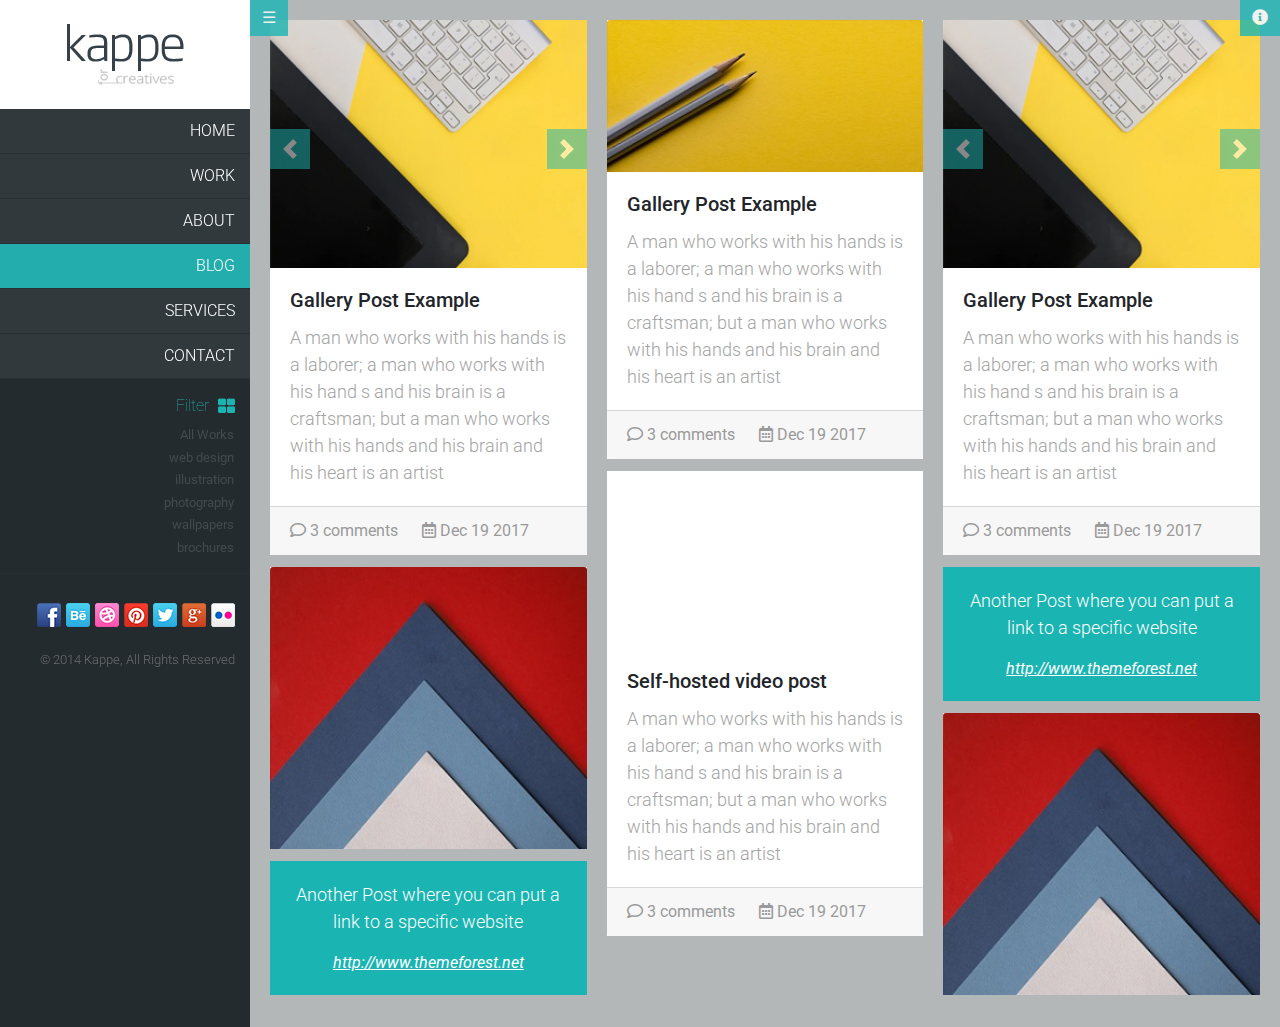
<file: kappe/blog.html>
<!doctype html>
<html lang="en">

<head>
    <!-- Required meta tags -->
    <meta charset="utf-8">
    <meta name="viewport" content="width=device-width, initial-scale=1, shrink-to-fit=no">

    <!-- Bootstrap CSS -->
    <link rel="stylesheet" href="https://stackpath.bootstrapcdn.com/bootstrap/4.4.1/css/bootstrap.min.css"
        integrity="sha384-Vkoo8x4CGsO3+Hhxv8T/Q5PaXtkKtu6ug5TOeNV6gBiFeWPGFN9MuhOf23Q9Ifjh" crossorigin="anonymous">

    <!-- FontAwesome Icons -->
    <link href="https://use.fontawesome.com/releases/v5.0.6/css/all.css" rel="stylesheet">

    <!-- Google Fonts-->
    <link href="https://fonts.googleapis.com/css?family=Roboto:100,300,400&display=swap" rel="stylesheet">

    <!-- Main CSS-->
    <link rel="stylesheet" href="css/main.css">

    <title>Blog - Kappe</title>
</head>

<body>

    <div class="wrapper">

        <!-- SIDEBAR -->
        <div id="sidebar">
            <nav class="navbar sticky-top">
                <a href="index.html" class="navbar-brand text-center py-4"><img class="logo" src="img/logo.png"
                        alt="kappe"></a>
                <ul class="main-menu">
                    <li class="nav-item">
                        <a class="nav-link" href="index.html">HOME</a>
                    </li>
                    <li class="nav-item">
                        <a class="nav-link" href="work.html">WORK</a>
                    </li>
                    <li class="nav-item">
                        <a class="nav-link" href="about.html">ABOUT</a>
                    </li>
                    <li class="nav-item">
                        <a class="nav-link selected" href="blog.html">BLOG</a>
                    </li>
                    <li class="nav-item">
                        <a class="nav-link" href="services.html">SERVICES</a>
                    </li>
                    <li class="nav-item">
                        <a class="nav-link" href="contact.html">CONTACT</a>
                    </li>
                </ul>
                <h6 class="sidebar-heading">
                    <span>Filter</span>
                    <a href="index.html"><img class="filterlogo" src="img/filterlogo.png" alt="Filter"></a>
                </h6>
                <ul class="works-menu">
                    <li class="nav-item">
                        <a class="nav-link" href="#">All Works</a>
                    </li>
                    <li class="nav-item">
                        <a class="nav-link" href="#">web design</a>
                    </li>
                    <li class="nav-item">
                        <a class="nav-link" href="#">illustration</a>
                    </li>
                    <li class="nav-item">
                        <a class="nav-link" href="#">photography</a>
                    </li>
                    <li class="nav-item">
                        <a class="nav-link" href="#">wallpapers</a>
                    </li>
                    <li class="nav-item">
                        <a class="nav-link" href="#">brochures</a>
                    </li>
                </ul>

                <div class="social-icons">
                    <ul>
                        <li class="social-icon">
                            <a href="#">
                                <img src="img/flickricon.png" alt="Flickr" class="img-fluid">
                            </a>
                        </li>
                        <li class="social-icon">
                            <a href="#">
                                <img src="img/googleplusicon.png" alt="Google+" class="img-fluid">
                            </a>
                        </li>
                        <li class="social-icon">
                            <a href="#">
                                <img src="img/twittericon.png" alt="Twitter" class="img-fluid">
                            </a>
                        </li>
                        <li class="social-icon">
                            <a href="#">
                                <img src="img/pinteresticon.png" alt="Pinterest" class="img-fluid">
                            </a>
                        </li>
                        <li class="social-icon">
                            <a href="#">
                                <img src="img/dribbbleicon.png" alt="Dribble" class="img-fluid">
                            </a>
                        </li>
                        <li class="social-icon">
                            <a href="#">
                                <img src="img/behanceicon.png" alt="Behance" class="img-fluid">
                            </a>
                        </li>
                        <li class="social-icon">
                            <a href="#">
                                <img src="img/facebookicon.png" alt="Facebook" class="img-fluid">
                            </a>
                        </li>
                    </ul>
                </div>

                <p class="copyright">&#169; 2014 Kappe, All Rights Reserved</p>

            </nav>
        </div>
        <!-- PAGE CONTENT -->
        <div id="content">
            <div class="container-fluid">
                <button type="button" id="sidebarCollapse" class="btn btn-info">&#x2630;</button>

                <div class="content-area-grey">
                    <div class="row no-gutters">
                        <div class="card-columns">

                            <div class="card">
                                <div id="blogcardCarousel" class="carousel slide" data-ride="carousel">
                                    <div class="carousel-inner">
                                        <div class="carousel-item active">
                                            <img class="d-block w-100" src="img/blog1.jpg" alt="First slide">
                                        </div>
                                        <div class="carousel-item">
                                            <img class="d-block w-100" src="img/blog4.jpg" alt="Second slide">
                                        </div>
                                    </div>
                                    <a class="carousel-control-prev" href="#blogcardCarousel" role="button"
                                        data-slide="prev">
                                        <span class="carousel-control-prev-icon" aria-hidden="true"></span>
                                        <span class="sr-only">Önceki</span>
                                    </a>
                                    <a class="carousel-control-next" href="#blogcardCarousel" role="button"
                                        data-slide="next">
                                        <span class="carousel-control-next-icon" aria-hidden="true"></span>
                                        <span class="sr-only">Sonraki</span>
                                    </a>
                                </div>
                                <div class="card-body">
                                    <h5 class="card-title">Gallery Post Example</h5>
                                    <p class="card-text">A man who works with his hands is a laborer; a man who works
                                        with his hand s and his brain is a craftsman; but a man who works with his hands
                                        and his brain and his heart is an artist</p>
                                </div>
                                <div class="card-footer">
                                    <a href="#" class="card-link"><i class="far fa-comment"></i> 3 comments</a>
                                    <a href="#" class="card-link"><i class="far fa-calendar-alt"></i> Dec 19 2017</a>
                                </div>
                            </div>

                            <div class="card">
                                <img class="card-img-top" src="img/blog2.jpg" alt="Blog Resmi">
                            </div>

                            <div class="card textCard">
                                <div class="card-body">
                                    <p class="card-text">Another Post where you can
                                        put a link to a specific website</p>
                                    <a href="#" class="card-link">http://www.themeforest.net</a>
                                </div>
                            </div>

                            <div class="card">
                                <img class="card-img-top" src="img/blog3.jpg" alt="Blog Resmi">
                                <div class="card-body">
                                    <h5 class="card-title">Gallery Post Example</h5>
                                    <p class="card-text">A man who works with his hands is a laborer; a man who works
                                        with his hand s and his brain is a craftsman; but a man who works with his hands
                                        and his brain and his heart is an artist</p>
                                </div>
                                <div class="card-footer">
                                    <a href="#" class="card-link"><i class="far fa-comment"></i> 3 comments</a>
                                    <a href="#" class="card-link"><i class="far fa-calendar-alt"></i> Dec 19 2017</a>
                                </div>
                            </div>

                            <div class="card">
                                <div class="embed-responsive embed-responsive-16by9">
                                    <iframe class="embed-responsive-item"
                                        src="https://www.youtube.com/embed/VRd4njXDnbo" allowfullscreen></iframe>
                                </div>
                                <div class="card-body">
                                    <h5 class="card-title">Self-hosted video post</h5>
                                    <p class="card-text">A man who works with his hands is a laborer; a man who works
                                        with his hand s and his brain is a craftsman; but a man who works with his hands
                                        and his brain and his heart is an artist</p>
                                </div>
                                <div class="card-footer">
                                    <a href="#" class="card-link"><i class="far fa-comment"></i> 3 comments</a>
                                    <a href="#" class="card-link"><i class="far fa-calendar-alt"></i> Dec 19 2017</a>
                                </div>
                            </div>

                            <div class="card">
                                <div id="blogcardCarousel2" class="carousel slide" data-ride="carousel">
                                    <div class="carousel-inner">
                                        <div class="carousel-item active">
                                            <img class="d-block w-100" src="img/blog1.jpg" alt="First slide">
                                        </div>
                                        <div class="carousel-item">
                                            <img class="d-block w-100" src="img/blog4.jpg" alt="Second slide">
                                        </div>
                                    </div>
                                    <a class="carousel-control-prev" href="#blogcardCarousel2" role="button"
                                        data-slide="prev">
                                        <span class="carousel-control-prev-icon" aria-hidden="true"></span>
                                        <span class="sr-only">Önceki</span>
                                    </a>
                                    <a class="carousel-control-next" href="#blogcardCarousel2" role="button"
                                        data-slide="next">
                                        <span class="carousel-control-next-icon" aria-hidden="true"></span>
                                        <span class="sr-only">Sonraki</span>
                                    </a>
                                </div>
                                <div class="card-body">
                                    <h5 class="card-title">Gallery Post Example</h5>
                                    <p class="card-text">A man who works with his hands is a laborer; a man who works
                                        with his hand s and his brain is a craftsman; but a man who works with his hands
                                        and his brain and his heart is an artist</p>
                                </div>
                                <div class="card-footer">
                                    <a href="#" class="card-link"><i class="far fa-comment"></i> 3 comments</a>
                                    <a href="#" class="card-link"><i class="far fa-calendar-alt"></i> Dec 19 2017</a>
                                </div>
                            </div>

                            <div class="card textCard">
                                <div class="card-body">
                                    <p class="card-text">Another Post where you can
                                        put a link to a specific website</p>
                                    <a href="#" class="card-link">http://www.themeforest.net</a>
                                </div>
                            </div>

                            <div class="card">
                                <img class="card-img-top" src="img/blog2.jpg" alt="Blog Resmi">
                            </div>

                        </div>
                    </div>
                </div>

                <button type="button" id="sidebarCollapse2" class="btn btn-info2">
                    <i class="fas fa-info-circle"></i>
                </button>
                <div id="sidebar2">
                    <p class="info-text"><i class="fas fa-phone"></i>9930 1234 5679</p>
                    <p class="info-text"><i class="far fa-envelope"></i>contact@domain.com</p>
                    <p class="info-text"><i class="fas fa-home"></i>street address example</p>
                </div>
            </div>
        </div>
    </div>

    <!-- Optional JavaScript -->
    <!-- jQuery first, then Popper.js, then Bootstrap JS -->
    <script src="https://code.jquery.com/jquery-3.4.1.slim.min.js"
        integrity="sha384-J6qa4849blE2+poT4WnyKhv5vZF5SrPo0iEjwBvKU7imGFAV0wwj1yYfoRSJoZ+n"
        crossorigin="anonymous"></script>
    <script src="https://cdn.jsdelivr.net/npm/popper.js@1.16.0/dist/umd/popper.min.js"
        integrity="sha384-Q6E9RHvbIyZFJoft+2mJbHaEWldlvI9IOYy5n3zV9zzTtmI3UksdQRVvoxMfooAo"
        crossorigin="anonymous"></script>
    <script src="https://stackpath.bootstrapcdn.com/bootstrap/4.4.1/js/bootstrap.min.js"
        integrity="sha384-wfSDF2E50Y2D1uUdj0O3uMBJnjuUD4Ih7YwaYd1iqfktj0Uod8GCExl3Og8ifwB6"
        crossorigin="anonymous"></script>

    <script type="text/javascript">
        $(document).ready(function () {
            $('#sidebarCollapse').on('click', function () {
                $('#sidebar').toggleClass('active');
            });
        });
    </script>

    <script type="text/javascript">
        $(document).ready(function () {
            $('#sidebarCollapse2').on('click', function () {
                $('#sidebar2').toggleClass('active');
            });
        });
    </script>
</body>

</html>
</file>
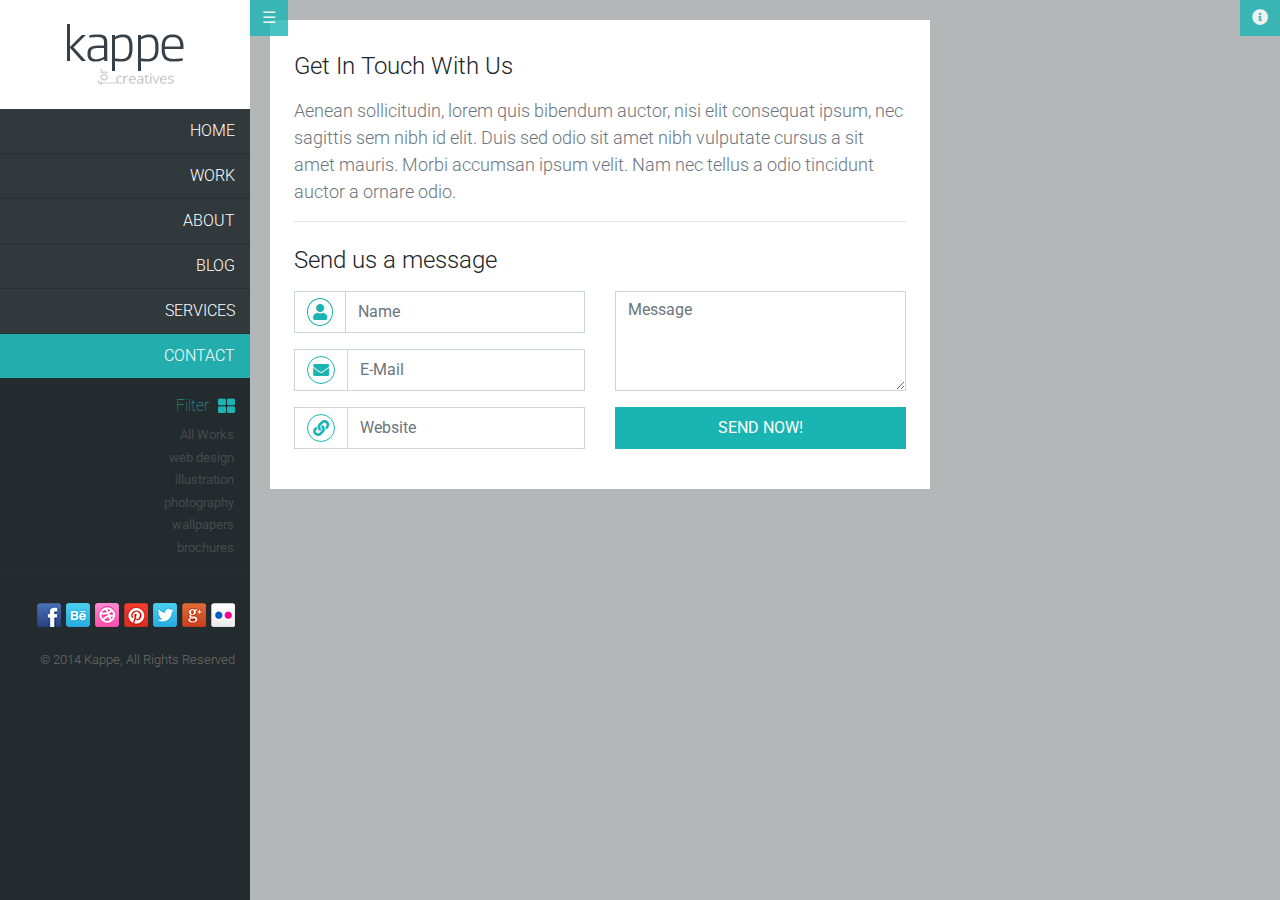
<file: kappe/contact.html>
<!doctype html>
<html lang="en">

<head>
    <!-- Required meta tags -->
    <meta charset="utf-8">
    <meta name="viewport" content="width=device-width, initial-scale=1, shrink-to-fit=no">

    <!-- Bootstrap CSS -->
    <link rel="stylesheet" href="https://stackpath.bootstrapcdn.com/bootstrap/4.4.1/css/bootstrap.min.css"
        integrity="sha384-Vkoo8x4CGsO3+Hhxv8T/Q5PaXtkKtu6ug5TOeNV6gBiFeWPGFN9MuhOf23Q9Ifjh" crossorigin="anonymous">

    <!-- FontAwesome Icons -->
    <link href="https://use.fontawesome.com/releases/v5.0.6/css/all.css" rel="stylesheet">

    <!-- Google Fonts-->
    <link href="https://fonts.googleapis.com/css?family=Roboto:100,300,400&display=swap" rel="stylesheet">

    <!-- Main CSS-->
    <link rel="stylesheet" href="css/main.css">

    <title>Contact - Kappe</title>
</head>

<body>

    <div class="wrapper">

        <!-- SIDEBAR -->
        <div id="sidebar">
            <nav class="navbar sticky-top">
                <a href="index.html" class="navbar-brand text-center py-4"><img class="logo" src="img/logo.png"
                        alt="kappe"></a>
                <ul class="main-menu">
                    <li class="nav-item">
                        <a class="nav-link" href="index.html">HOME</a>
                    </li>
                    <li class="nav-item">
                        <a class="nav-link" href="work.html">WORK</a>
                    </li>
                    <li class="nav-item">
                        <a class="nav-link" href="about.html">ABOUT</a>
                    </li>
                    <li class="nav-item">
                        <a class="nav-link" href="blog.html">BLOG</a>
                    </li>
                    <li class="nav-item">
                        <a class="nav-link" href="services.html">SERVICES</a>
                    </li>
                    <li class="nav-item">
                        <a class="nav-link selected" href="contact.html">CONTACT</a>
                    </li>
                </ul>
                <h6 class="sidebar-heading">
                    <span>Filter</span>
                    <a href="index.html"><img class="filterlogo" src="img/filterlogo.png" alt="Filter"></a>
                </h6>
                <ul class="works-menu">
                    <li class="nav-item">
                        <a class="nav-link" href="#">All Works</a>
                    </li>
                    <li class="nav-item">
                        <a class="nav-link" href="#">web design</a>
                    </li>
                    <li class="nav-item">
                        <a class="nav-link" href="#">illustration</a>
                    </li>
                    <li class="nav-item">
                        <a class="nav-link" href="#">photography</a>
                    </li>
                    <li class="nav-item">
                        <a class="nav-link" href="#">wallpapers</a>
                    </li>
                    <li class="nav-item">
                        <a class="nav-link" href="#">brochures</a>
                    </li>
                </ul>

                <div class="social-icons">
                    <ul>
                        <li class="social-icon">
                            <a href="#">
                                <img src="img/flickricon.png" alt="Flickr" class="img-fluid">
                            </a>
                        </li>
                        <li class="social-icon">
                            <a href="#">
                                <img src="img/googleplusicon.png" alt="Google+" class="img-fluid">
                            </a>
                        </li>
                        <li class="social-icon">
                            <a href="#">
                                <img src="img/twittericon.png" alt="Twitter" class="img-fluid">
                            </a>
                        </li>
                        <li class="social-icon">
                            <a href="#">
                                <img src="img/pinteresticon.png" alt="Pinterest" class="img-fluid">
                            </a>
                        </li>
                        <li class="social-icon">
                            <a href="#">
                                <img src="img/dribbbleicon.png" alt="Dribble" class="img-fluid">
                            </a>
                        </li>
                        <li class="social-icon">
                            <a href="#">
                                <img src="img/behanceicon.png" alt="Behance" class="img-fluid">
                            </a>
                        </li>
                        <li class="social-icon">
                            <a href="#">
                                <img src="img/facebookicon.png" alt="Facebook" class="img-fluid">
                            </a>
                        </li>
                    </ul>
                </div>

                <p class="copyright">&#169; 2014 Kappe, All Rights Reserved</p>

            </nav>
        </div>
        <!-- PAGE CONTENT -->
        <div id="content">
            <div class="container-fluid">
                <button type="button" id="sidebarCollapse" class="btn btn-info">&#x2630;</button>

                <div class="content-area-grey heightContact">
                    <div class="row no-gutters">
                        <div class="col-lg-8 bg-white p-4">
                            <h2 class="py-2">Get In Touch With Us</h2>
                            <p class="text-muted">Aenean sollicitudin, lorem quis bibendum auctor, nisi elit consequat ipsum, nec sagittis
                                sem nibh id elit. Duis sed odio sit amet nibh vulputate cursus a sit amet mauris. Morbi
                                accumsan ipsum velit. Nam nec tellus a odio tincidunt auctor a ornare odio.</p>
                                <hr>
                            <h2 class="py-2">Send us a message</h2>
                            <form>
                                <div class="row">
                                    <div class="col-lg-6">
                                        <div class="form-group">
                                            <div class="input-group">
                                                <div class="input-group-prepend">
                                                    <label class="input-group-text"><i class="fas fa-user"></i></label>
                                                </div>
                                                <input type="text" class="form-control" placeholder="Name">
                                            </div>
                                        </div>
                                        <div class="form-group">
                                            <div class="input-group">
                                                <div class="input-group-prepend">
                                                    <label class="input-group-text"><i class="fas fa-envelope"></i></label>
                                                </div>
                                                <input type="mail" class="form-control" placeholder="E-Mail">
                                            </div>
                                        </div>
                                        <div class="form-group">
                                            <div class="input-group">
                                                <div class="input-group-prepend">
                                                    <label class="input-group-text"><i class="fas fa-link"></i></label>
                                                </div>
                                                <input type="text" class="form-control" placeholder="Website">
                                            </div>
                                        </div>
                                    </div>
                                    <div class="col-lg-6">
                                        <textarea class="form-control" placeholder="Message" rows="4"></textarea>
                                        <input type="button" class="btn btn-contact form-control" value="SEND NOW!">
                                    </div>
                                </div>
                            </form>
                        </div>
                    </div>

                    <button type="button" id="sidebarCollapse2" class="btn btn-info2">
                        <i class="fas fa-info-circle"></i>
                    </button>
                    <div id="sidebar2">
                        <p class="info-text"><i class="fas fa-phone"></i>9930 1234 5679</p>
                        <p class="info-text"><i class="far fa-envelope"></i>contact@domain.com</p>
                        <p class="info-text"><i class="fas fa-home"></i>street address example</p>
                    </div>
                </div>
            </div>
        </div>

        <!-- Optional JavaScript -->
        <!-- jQuery first, then Popper.js, then Bootstrap JS -->
        <script src="https://code.jquery.com/jquery-3.4.1.slim.min.js"
            integrity="sha384-J6qa4849blE2+poT4WnyKhv5vZF5SrPo0iEjwBvKU7imGFAV0wwj1yYfoRSJoZ+n"
            crossorigin="anonymous"></script>
        <script src="https://cdn.jsdelivr.net/npm/popper.js@1.16.0/dist/umd/popper.min.js"
            integrity="sha384-Q6E9RHvbIyZFJoft+2mJbHaEWldlvI9IOYy5n3zV9zzTtmI3UksdQRVvoxMfooAo"
            crossorigin="anonymous"></script>
        <script src="https://stackpath.bootstrapcdn.com/bootstrap/4.4.1/js/bootstrap.min.js"
            integrity="sha384-wfSDF2E50Y2D1uUdj0O3uMBJnjuUD4Ih7YwaYd1iqfktj0Uod8GCExl3Og8ifwB6"
            crossorigin="anonymous"></script>

        <script type="text/javascript">
            $(document).ready(function () {
                $('#sidebarCollapse').on('click', function () {
                    $('#sidebar').toggleClass('active');
                });
            });
        </script>

        <script type="text/javascript">
            $(document).ready(function () {
                $('#sidebarCollapse2').on('click', function () {
                    $('#sidebar2').toggleClass('active');
                });
            });
        </script>
</body>

</html>
</file>
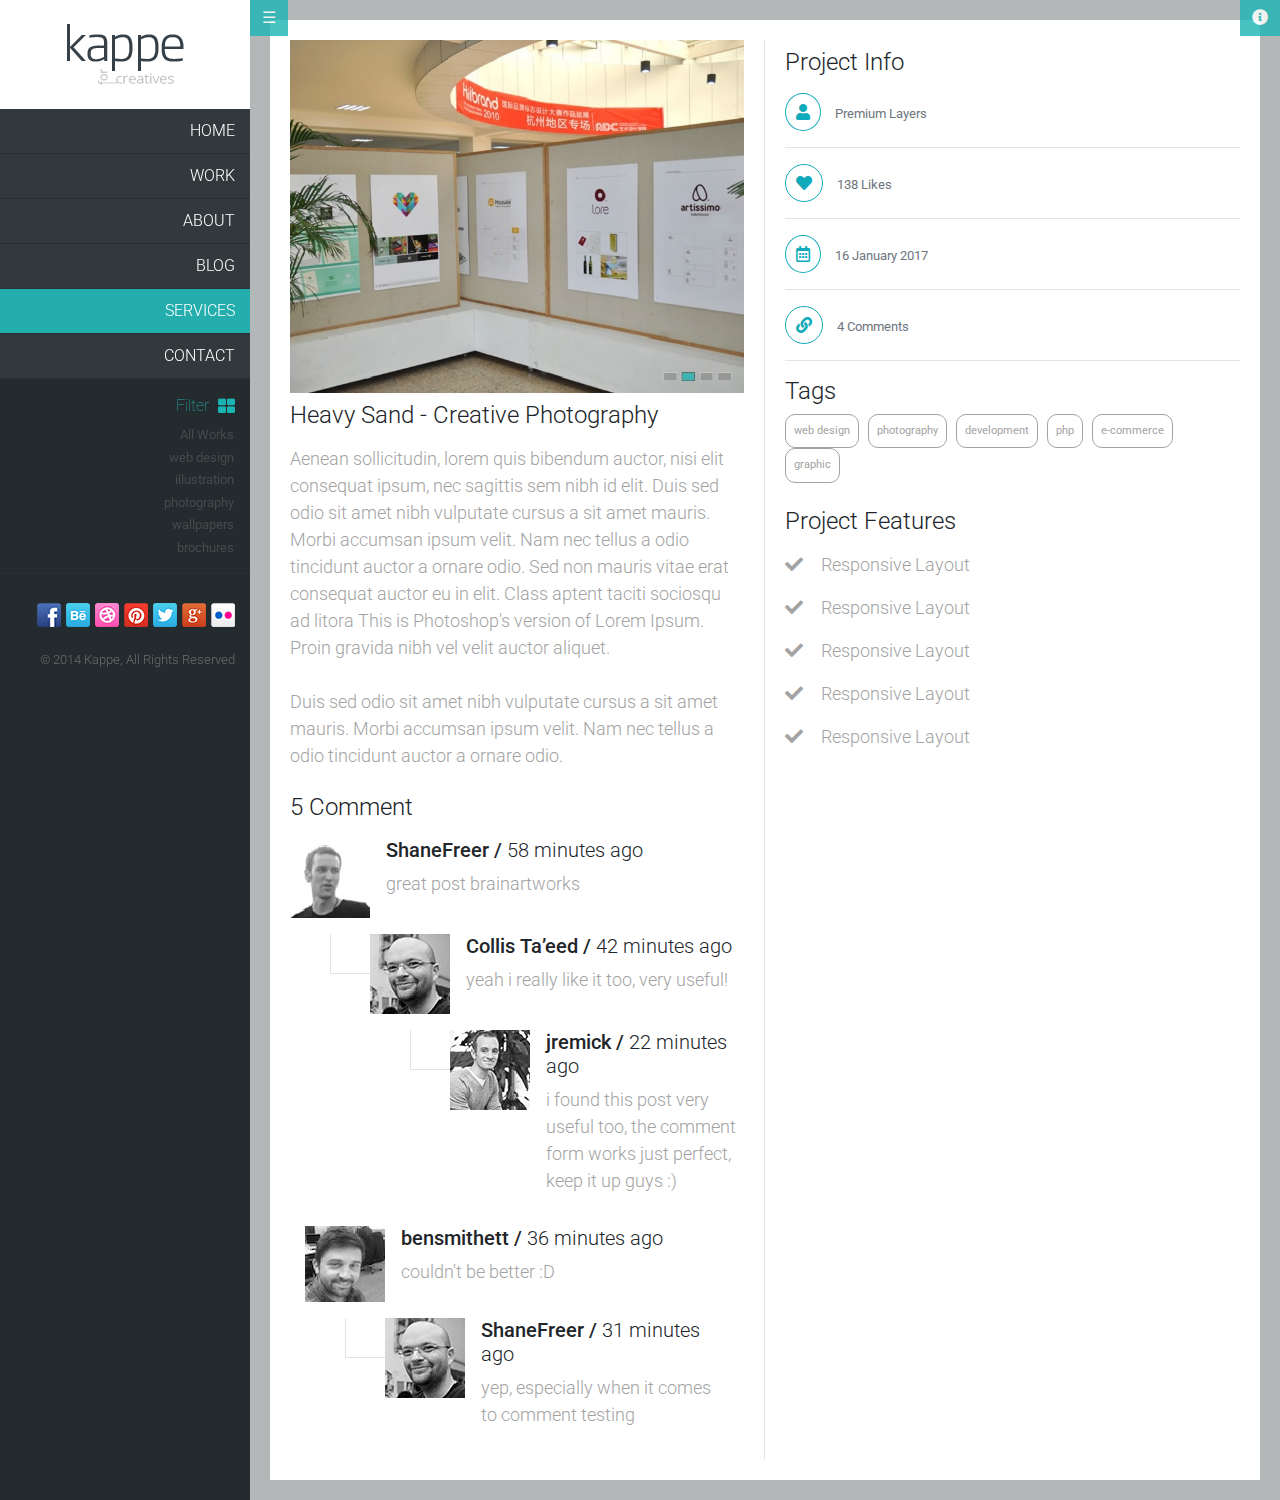
<file: kappe/services.html>
<!doctype html>
<html lang="en">

<head>
    <!-- Required meta tags -->
    <meta charset="utf-8">
    <meta name="viewport" content="width=device-width, initial-scale=1, shrink-to-fit=no">

    <!-- Bootstrap CSS -->
    <link rel="stylesheet" href="https://stackpath.bootstrapcdn.com/bootstrap/4.4.1/css/bootstrap.min.css"
        integrity="sha384-Vkoo8x4CGsO3+Hhxv8T/Q5PaXtkKtu6ug5TOeNV6gBiFeWPGFN9MuhOf23Q9Ifjh" crossorigin="anonymous">

    <!-- FontAwesome Icons -->
    <link href="https://use.fontawesome.com/releases/v5.0.6/css/all.css" rel="stylesheet">

    <!-- Google Fonts-->
    <link href="https://fonts.googleapis.com/css?family=Roboto:100,300,400&display=swap" rel="stylesheet">

    <!-- Main CSS-->
    <link rel="stylesheet" href="css/main.css">

    <title>Services - Kappe</title>
</head>

<body>

    <div class="wrapper">

        <!-- SIDEBAR -->
        <div id="sidebar">
            <nav class="navbar sticky-top">
                <a href="index.html" class="navbar-brand text-center py-4"><img class="logo" src="img/logo.png"
                        alt="kappe"></a>
                <ul class="main-menu">
                    <li class="nav-item">
                        <a class="nav-link" href="index.html">HOME</a>
                    </li>
                    <li class="nav-item">
                        <a class="nav-link" href="work.html">WORK</a>
                    </li>
                    <li class="nav-item">
                        <a class="nav-link" href="about.html">ABOUT</a>
                    </li>
                    <li class="nav-item">
                        <a class="nav-link" href="blog.html">BLOG</a>
                    </li>
                    <li class="nav-item">
                        <a class="nav-link selected" href="services.html">SERVICES</a>
                    </li>
                    <li class="nav-item">
                        <a class="nav-link" href="contact.html">CONTACT</a>
                    </li>
                </ul>
                <h6 class="sidebar-heading">
                    <span>Filter</span>
                    <a href="index.html"><img class="filterlogo" src="img/filterlogo.png" alt="Filter"></a>
                </h6>
                <ul class="works-menu">
                    <li class="nav-item">
                        <a class="nav-link" href="#">All Works</a>
                    </li>
                    <li class="nav-item">
                        <a class="nav-link" href="#">web design</a>
                    </li>
                    <li class="nav-item">
                        <a class="nav-link" href="#">illustration</a>
                    </li>
                    <li class="nav-item">
                        <a class="nav-link" href="#">photography</a>
                    </li>
                    <li class="nav-item">
                        <a class="nav-link" href="#">wallpapers</a>
                    </li>
                    <li class="nav-item">
                        <a class="nav-link" href="#">brochures</a>
                    </li>
                </ul>

                <div class="social-icons">
                    <ul>
                        <li class="social-icon">
                            <a href="#">
                                <img src="img/flickricon.png" alt="Flickr" class="img-fluid">
                            </a>
                        </li>
                        <li class="social-icon">
                            <a href="#">
                                <img src="img/googleplusicon.png" alt="Google+" class="img-fluid">
                            </a>
                        </li>
                        <li class="social-icon">
                            <a href="#">
                                <img src="img/twittericon.png" alt="Twitter" class="img-fluid">
                            </a>
                        </li>
                        <li class="social-icon">
                            <a href="#">
                                <img src="img/pinteresticon.png" alt="Pinterest" class="img-fluid">
                            </a>
                        </li>
                        <li class="social-icon">
                            <a href="#">
                                <img src="img/dribbbleicon.png" alt="Dribble" class="img-fluid">
                            </a>
                        </li>
                        <li class="social-icon">
                            <a href="#">
                                <img src="img/behanceicon.png" alt="Behance" class="img-fluid">
                            </a>
                        </li>
                        <li class="social-icon">
                            <a href="#">
                                <img src="img/facebookicon.png" alt="Facebook" class="img-fluid">
                            </a>
                        </li>
                    </ul>
                </div>

                <p class="copyright">&#169; 2014 Kappe, All Rights Reserved</p>

            </nav>
        </div>
        <!-- PAGE CONTENT -->
        <div id="content">
            <div class="container-fluid">
                <button type="button" id="sidebarCollapse" class="btn btn-info">&#x2630;</button>

                <div class="content-area-grey">
                    <div class="content-area-white">
                        <div class="row no-gutters">
                            <div class="col-md-12 col-lg-6  gutter border-r">
                                <img src="img/singlework1.jpg" alt="Single Work 1" class="img-fluid">
                                <h2 class="py-2 textCenter">Heavy Sand - Creative Photography</h2>
                                <p class="textCenter">Aenean sollicitudin, lorem quis bibendum auctor, nisi elit consequat ipsum, nec
                                    sagittis sem nibh id elit. Duis sed odio sit amet nibh vulputate cursus a sit amet
                                    mauris. Morbi accumsan ipsum velit. Nam nec tellus a odio tincidunt auctor a ornare
                                    odio. Sed non mauris vitae erat consequat auctor eu in elit. Class aptent taciti
                                    sociosqu ad litora This is Photoshop's version of Lorem Ipsum. Proin gravida nibh
                                    vel velit auctor aliquet.
                                    <br><br>
                                    Duis sed odio sit amet nibh vulputate cursus a sit amet mauris. Morbi accumsan ipsum
                                    velit. Nam nec tellus a odio tincidunt auctor a ornare odio. </p>
                                <h2 class="py-2">5 Comment</h2>
                                <div class="row">
                                    <div class="col-md-12">
                                        <div class="media mb-3">
                                            <img src="img/comment1.jpg" class="mr-3">
                                            <div class="media-body">
                                                <h5 class="mt-0">ShaneFreer / <span class="font-weight-light">58 minutes ago</span></h5>
                                                <p>great post brainartworks</p>
                                            </div>
                                        </div>
                                    </div>
                                    <div class="col-md-12 clearfix">
                                        <div class="comment-space">
                                            <div class="comment-border"></div>
                                        </div>
                                        <div class="media mb-3">
                                            <img src="img/testimonials1.jpg" class="mr-3">
                                            <div class="media-body">
                                                <h5 class="mt-0">Collis Ta’eed / <span class="font-weight-light">42 minutes ago</span></h5>
                                                <p>yeah i  really like it too, very useful!</p>
                                            </div>
                                        </div>
                                    </div>
                                    <div class="col-md-12 clearfix">
                                        <div class="comment-space"></div>
                                        <div class="comment-space">
                                            <div class="comment-border"></div>
                                        </div>
                                        <div class="media mb-3">
                                            <img src="img/comment2.jpg" class="mr-3">
                                            <div class="media-body">
                                                <h5 class="mt-0">jremick / <span class="font-weight-light">22 minutes ago</span></h5>
                                                <p>i found this post very useful too, the comment form
                                                    works just perfect, keep it up guys :)</p>
                                            </div>
                                        </div>
                                    </div>
                                </div>
                                <div class="col-md-12">
                                    <div class="media mb-3">
                                        <img src="img/comment3.jpg" class="mr-3">
                                        <div class="media-body">
                                            <h5 class="mt-0">bensmithett / <span class="font-weight-light">36 minutes ago</span></h5>
                                            <p>couldn't be better :D</p>
                                        </div>
                                    </div>
                                </div>
                                <div class="col-md-12 clearfix">
                                    <div class="comment-space">
                                        <div class="comment-border"></div>
                                    </div>
                                    <div class="media mb-3">
                                        <img src="img/testimonials1.jpg" class="mr-3">
                                        <div class="media-body">
                                            <h5 class="mt-0">ShaneFreer / <span class="font-weight-light">31 minutes ago</span></h5>
                                            <p>yep, especially when it comes to 
                                                comment testing</p>
                                        </div>
                                    </div>
                                </div>
                            </div>
                            <div class="col-md-12 col-lg-6 gutter">
                                <h2 class="py-2">Project Info</h2>
                                <div class="project-info-title">
                                    <i class="fas fa-user"></i>
                                    <small class="text-muted">Premium Layers</small>
                                    <hr>
                                </div>
                                <div class="project-info-title">
                                    <i class="fas far fa-heart"></i>
                                    <small class="text-muted">138 Likes</small>
                                    <hr>
                                </div>
                                <div class="project-info-title">
                                    <i class="far fa-calendar-alt"></i>
                                    <small class="text-muted" class="text-muted">16 January 2017</small>
                                    <hr>
                                </div>
                                <div class="project-info-title">
                                    <i class="fas fa-link"></i>
                                    <small class="text-muted">4 Comments</small>
                                    <hr>
                                </div>
                                <h2>Tags</h2>
                                <div class="project-tags">
                                    <ul>
                                        <li>web design</li>
                                        <li>photography</li>
                                        <li>development</li>
                                        <li>php</li>
                                        <li>e-commerce</li>
                                        <li>graphic</li>
                                    </ul>
                                </div>
                                <h2 class="py-2">Project Features</h2>
                                <div class="project-features">
                                    <p><i class="fas fa-check"></i> Responsive Layout</p>
                                    <p><i class="fas fa-check"></i> Responsive Layout</p>
                                    <p><i class="fas fa-check"></i> Responsive Layout</p>
                                    <p><i class="fas fa-check"></i> Responsive Layout</p>
                                    <p><i class="fas fa-check"></i> Responsive Layout</p>
                                </div>
                            </div>
                        </div>
                    </div>
                </div>

                <button type="button" id="sidebarCollapse2" class="btn btn-info2">
                    <i class="fas fa-info-circle"></i>
                </button>
                <div id="sidebar2">
                    <p class="info-text"><i class="fas fa-phone"></i>9930 1234 5679</p>
                    <p class="info-text"><i class="far fa-envelope"></i>contact@domain.com</p>
                    <p class="info-text"><i class="fas fa-home"></i>street address example</p>
                </div>
            </div>
        </div>
    </div>

    <!-- Optional JavaScript -->
    <!-- jQuery first, then Popper.js, then Bootstrap JS -->
    <script src="https://code.jquery.com/jquery-3.4.1.slim.min.js"
        integrity="sha384-J6qa4849blE2+poT4WnyKhv5vZF5SrPo0iEjwBvKU7imGFAV0wwj1yYfoRSJoZ+n"
        crossorigin="anonymous"></script>
    <script src="https://cdn.jsdelivr.net/npm/popper.js@1.16.0/dist/umd/popper.min.js"
        integrity="sha384-Q6E9RHvbIyZFJoft+2mJbHaEWldlvI9IOYy5n3zV9zzTtmI3UksdQRVvoxMfooAo"
        crossorigin="anonymous"></script>
    <script src="https://stackpath.bootstrapcdn.com/bootstrap/4.4.1/js/bootstrap.min.js"
        integrity="sha384-wfSDF2E50Y2D1uUdj0O3uMBJnjuUD4Ih7YwaYd1iqfktj0Uod8GCExl3Og8ifwB6"
        crossorigin="anonymous"></script>

    <script type="text/javascript">
        $(document).ready(function () {
            $('#sidebarCollapse').on('click', function () {
                $('#sidebar').toggleClass('active');
            });
        });
    </script>

    <script type="text/javascript">
        $(document).ready(function () {
            $('#sidebarCollapse2').on('click', function () {
                $('#sidebar2').toggleClass('active');
            });
        });
    </script>
</body>

</html>
</file>
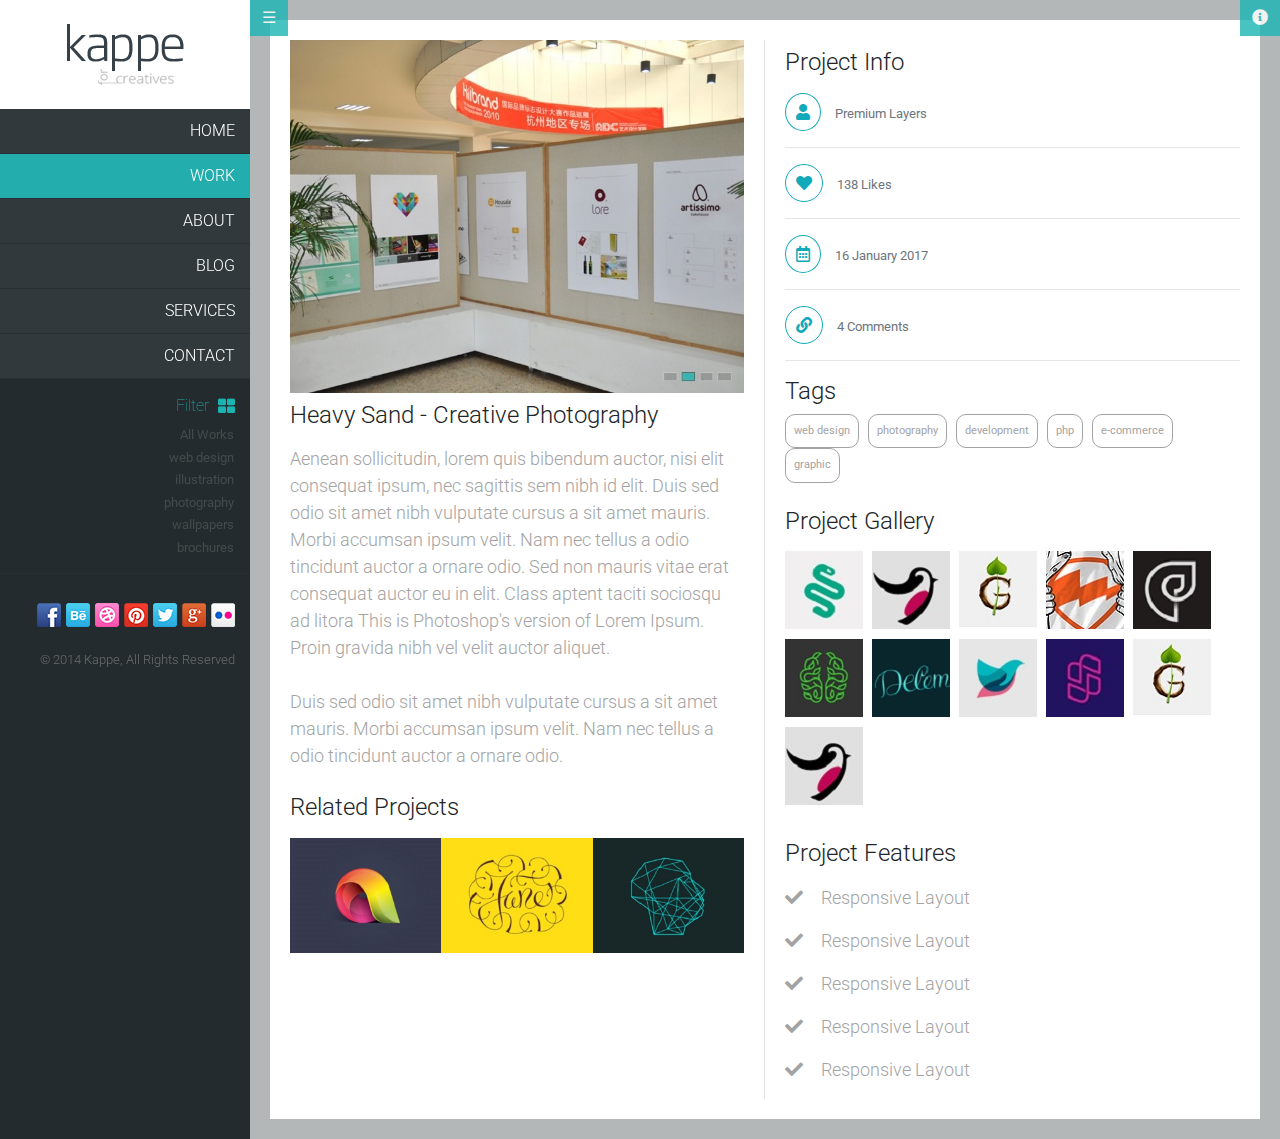
<file: kappe/work.html>
<!doctype html>
<html lang="en">

<head>
    <!-- Required meta tags -->
    <meta charset="utf-8">
    <meta name="viewport" content="width=device-width, initial-scale=1, shrink-to-fit=no">

    <!-- Bootstrap CSS -->
    <link rel="stylesheet" href="https://stackpath.bootstrapcdn.com/bootstrap/4.4.1/css/bootstrap.min.css"
        integrity="sha384-Vkoo8x4CGsO3+Hhxv8T/Q5PaXtkKtu6ug5TOeNV6gBiFeWPGFN9MuhOf23Q9Ifjh" crossorigin="anonymous">

    <!-- FontAwesome Icons -->
    <link href="https://use.fontawesome.com/releases/v5.0.6/css/all.css" rel="stylesheet">

    <!-- Google Fonts-->
    <link href="https://fonts.googleapis.com/css?family=Roboto:100,300,400&display=swap" rel="stylesheet">

    <!-- Main CSS-->
    <link rel="stylesheet" href="css/main.css">

    <title>Work - Kappe</title>
</head>

<body>

    <div class="wrapper">

        <!-- SIDEBAR -->
        <div id="sidebar">
            <nav class="navbar sticky-top">
                <a href="index.html" class="navbar-brand text-center py-4"><img class="logo" src="img/logo.png"
                        alt="kappe"></a>
                <ul class="main-menu">
                    <li class="nav-item">
                        <a class="nav-link" href="index.html">HOME</a>
                    </li>
                    <li class="nav-item">
                        <a class="nav-link selected" href="work.html">WORK</a>
                    </li>
                    <li class="nav-item">
                        <a class="nav-link" href="about.html">ABOUT</a>
                    </li>
                    <li class="nav-item">
                        <a class="nav-link" href="blog.html">BLOG</a>
                    </li>
                    <li class="nav-item">
                        <a class="nav-link" href="services.html">SERVICES</a>
                    </li>
                    <li class="nav-item">
                        <a class="nav-link" href="contact.html">CONTACT</a>
                    </li>
                </ul>
                <h6 class="sidebar-heading">
                    <span>Filter</span>
                    <a href="index.html"><img class="filterlogo" src="img/filterlogo.png" alt="Filter"></a>
                </h6>
                <ul class="works-menu">
                    <li class="nav-item">
                        <a class="nav-link" href="#">All Works</a>
                    </li>
                    <li class="nav-item">
                        <a class="nav-link" href="#">web design</a>
                    </li>
                    <li class="nav-item">
                        <a class="nav-link" href="#">illustration</a>
                    </li>
                    <li class="nav-item">
                        <a class="nav-link" href="#">photography</a>
                    </li>
                    <li class="nav-item">
                        <a class="nav-link" href="#">wallpapers</a>
                    </li>
                    <li class="nav-item">
                        <a class="nav-link" href="#">brochures</a>
                    </li>
                </ul>

                <div class="social-icons">
                    <ul>
                        <li class="social-icon">
                            <a href="#">
                                <img src="img/flickricon.png" alt="Flickr" class="img-fluid">
                            </a>
                        </li>
                        <li class="social-icon">
                            <a href="#">
                                <img src="img/googleplusicon.png" alt="Google+" class="img-fluid">
                            </a>
                        </li>
                        <li class="social-icon">
                            <a href="#">
                                <img src="img/twittericon.png" alt="Twitter" class="img-fluid">
                            </a>
                        </li>
                        <li class="social-icon">
                            <a href="#">
                                <img src="img/pinteresticon.png" alt="Pinterest" class="img-fluid">
                            </a>
                        </li>
                        <li class="social-icon">
                            <a href="#">
                                <img src="img/dribbbleicon.png" alt="Dribble" class="img-fluid">
                            </a>
                        </li>
                        <li class="social-icon">
                            <a href="#">
                                <img src="img/behanceicon.png" alt="Behance" class="img-fluid">
                            </a>
                        </li>
                        <li class="social-icon">
                            <a href="#">
                                <img src="img/facebookicon.png" alt="Facebook" class="img-fluid">
                            </a>
                        </li>
                    </ul>
                </div>

                <p class="copyright">&#169; 2014 Kappe, All Rights Reserved</p>

            </nav>
        </div>
        <!-- PAGE CONTENT -->
        <div id="content">
            <div class="container-fluid">
                <button type="button" id="sidebarCollapse" class="btn btn-info">&#x2630;</button>

                <div class="content-area-grey">
                    <div class="content-area-white">
                        <div class="row no-gutters">
                            <div class="col-md-12 col-lg-6  gutter border-r textCenter">
                                <img src="img/singlework1.jpg" alt="Single Work 1" class="img-fluid">
                                <h2 class="py-2">Heavy Sand - Creative Photography</h2>
                                <p>Aenean sollicitudin, lorem quis bibendum auctor, nisi elit consequat ipsum, nec
                                    sagittis sem nibh id elit. Duis sed odio sit amet nibh vulputate cursus a sit amet
                                    mauris. Morbi accumsan ipsum velit. Nam nec tellus a odio tincidunt auctor a ornare
                                    odio. Sed non mauris vitae erat consequat auctor eu in elit. Class aptent taciti
                                    sociosqu ad litora This is Photoshop's version of Lorem Ipsum. Proin gravida nibh
                                    vel velit auctor aliquet.
                                    <br><br>
                                    Duis sed odio sit amet nibh vulputate cursus a sit amet mauris. Morbi accumsan ipsum
                                    velit. Nam nec tellus a odio tincidunt auctor a ornare odio. </p>
                                <h2 class="py-2">Related Projects</h2>
                                <div class="row no-gutters">
                                    <div class="col-md-4">
                                        <img src="img/relatedproje1.jpg" class="img-fluid related-P">
                                    </div>
                                    <div class="col-md-4">
                                        <img src="img/relatedproje2.jpg" class="img-fluid related-P">
                                    </div>
                                    <div class="col-md-4">
                                        <img src="img/relatedproje3.jpg" class="img-fluid related-P">
                                    </div>
                                </div>
                            </div>
                            <div class="col-md-12 col-lg-6 gutter">
                                <h2 class="py-2">Project Info</h2>
                                <div class="project-info-title">
                                    <i class="fas fa-user"></i>
                                    <small class="text-muted">Premium Layers</small>
                                    <hr>
                                </div>
                                <div class="project-info-title">
                                    <i class="fas far fa-heart"></i>
                                    <small class="text-muted">138 Likes</small>
                                    <hr>
                                </div>
                                <div class="project-info-title">
                                    <i class="far fa-calendar-alt"></i>
                                    <small class="text-muted" class="text-muted">16 January 2017</small>
                                    <hr>
                                </div>
                                <div class="project-info-title">
                                    <i class="fas fa-link"></i>
                                    <small class="text-muted">4 Comments</small>
                                    <hr>
                                </div>
                                <h2>Tags</h2>
                                <div class="project-tags">
                                    <ul>
                                        <li>web design</li>
                                        <li>photography</li>
                                        <li>development</li>
                                        <li>php</li>
                                        <li>e-commerce</li>
                                        <li>graphic</li>
                                    </ul>
                                </div>
                                <h2 class="py-2">Project Gallery</h2>
                                <div class="project-gallery">
                                    <ul>
                                        <li><img class="img-fluid" src="img/gallery1.jpg"></li>
                                        <li><img class="img-fluid" src="img/gallery2.jpg"></li>
                                        <li><img class="img-fluid" src="img/gallery3.jpg"></li>
                                        <li><img class="img-fluid" src="img/gallery4.jpg"></li>
                                        <li><img class="img-fluid" src="img/gallery5.jpg"></li>
                                        <li><img class="img-fluid" src="img/gallery6.jpg"></li>
                                        <li><img class="img-fluid" src="img/gallery7.jpg"></li>
                                        <li><img class="img-fluid" src="img/gallery8.jpg"></li>
                                        <li><img class="img-fluid" src="img/gallery9.jpg"></li>
                                        <li><img class="img-fluid" src="img/gallery3.jpg"></li>
                                        <li><img class="img-fluid" src="img/gallery2.jpg"></li>
                                    </ul>
                                </div>
                                <h2 class="py-2">Project Features</h2>
                                <div class="project-features">
                                    <p><i class="fas fa-check"></i> Responsive Layout</p>
                                    <p><i class="fas fa-check"></i> Responsive Layout</p>
                                    <p><i class="fas fa-check"></i> Responsive Layout</p>
                                    <p><i class="fas fa-check"></i> Responsive Layout</p>
                                    <p><i class="fas fa-check"></i> Responsive Layout</p>
                                </div>
                            </div>
                        </div>
                    </div>
                </div>

                <button type="button" id="sidebarCollapse2" class="btn btn-info2">
                    <i class="fas fa-info-circle"></i>
                </button>
                <div id="sidebar2">
                    <p class="info-text"><i class="fas fa-phone"></i>9930 1234 5679</p>
                    <p class="info-text"><i class="far fa-envelope"></i>contact@domain.com</p>
                    <p class="info-text"><i class="fas fa-home"></i>street address example</p>
                </div>
            </div>
        </div>
    </div>

    <!-- Optional JavaScript -->
    <!-- jQuery first, then Popper.js, then Bootstrap JS -->
    <script src="https://code.jquery.com/jquery-3.4.1.slim.min.js"
        integrity="sha384-J6qa4849blE2+poT4WnyKhv5vZF5SrPo0iEjwBvKU7imGFAV0wwj1yYfoRSJoZ+n"
        crossorigin="anonymous"></script>
    <script src="https://cdn.jsdelivr.net/npm/popper.js@1.16.0/dist/umd/popper.min.js"
        integrity="sha384-Q6E9RHvbIyZFJoft+2mJbHaEWldlvI9IOYy5n3zV9zzTtmI3UksdQRVvoxMfooAo"
        crossorigin="anonymous"></script>
    <script src="https://stackpath.bootstrapcdn.com/bootstrap/4.4.1/js/bootstrap.min.js"
        integrity="sha384-wfSDF2E50Y2D1uUdj0O3uMBJnjuUD4Ih7YwaYd1iqfktj0Uod8GCExl3Og8ifwB6"
        crossorigin="anonymous"></script>

    <script type="text/javascript">
        $(document).ready(function () {
            $('#sidebarCollapse').on('click', function () {
                $('#sidebar').toggleClass('active');
            });
        });
    </script>

    <script type="text/javascript">
        $(document).ready(function () {
            $('#sidebarCollapse2').on('click', function () {
                $('#sidebar2').toggleClass('active');
            });
        });
    </script>
</body>

</html>
</file>
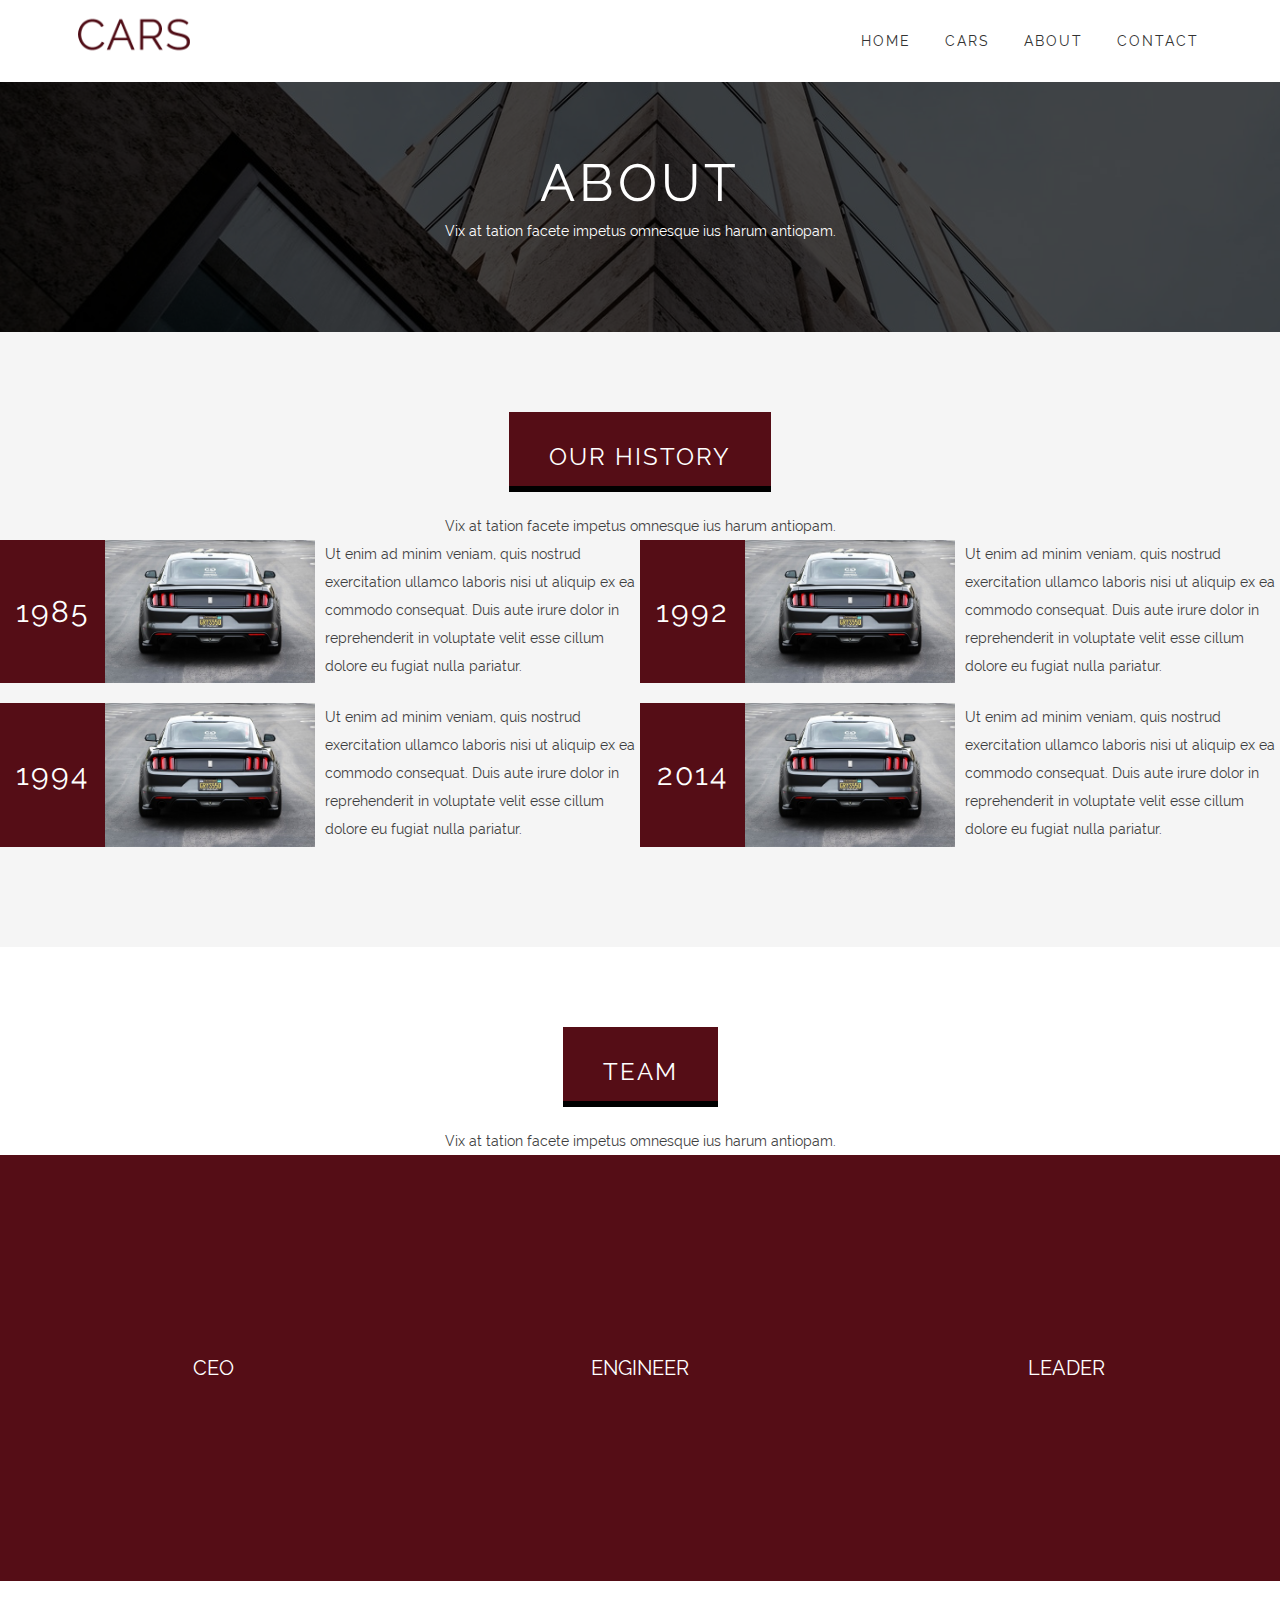
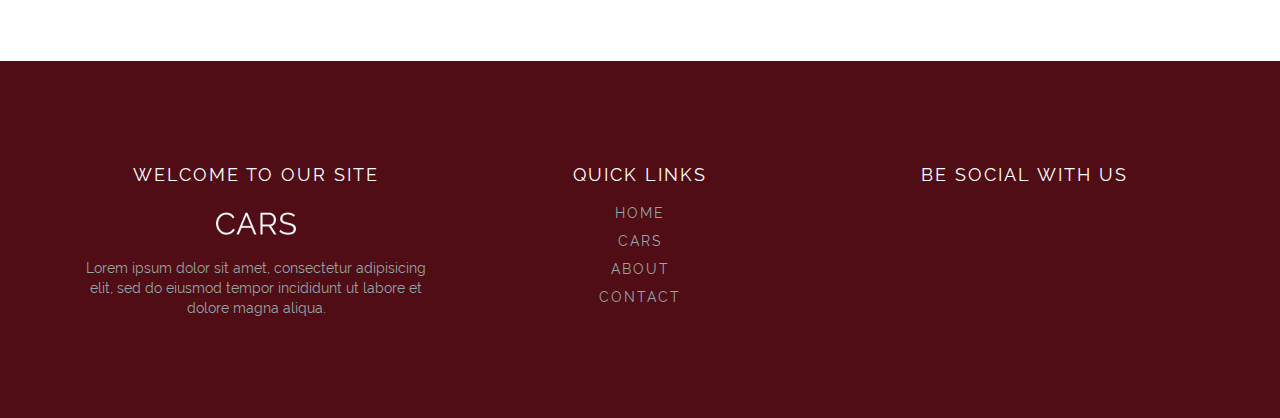
<file: only-html-css-cars-project/about.html>
<!DOCTYPE html>
<html lang="en">
<head>
	<meta charset="utf-8">
	<meta name="description" content="Professional Web Design">
	<meta name="author" content="Samet Samyeli">
	<meta name="keywords" content="HTML,CSS,JavaScript">
	<meta name="viewport" content="width=device-width, initial-scale=1.0">
	<title>CARS - About</title>

	<link rel="stylesheet" href="https://use.fontawesome.com/releases/v5.8.2/css/all.css" integrity="sha384-oS3vJWv+0UjzBfQzYUhtDYW+Pj2yciDJxpsK1OYPAYjqT085Qq/1cq5FLXAZQ7Ay" crossorigin="anonymous">
	<link rel="stylesheet" type="text/css" href="css/reset.css">
	<link rel="stylesheet" type="text/css" href="css/main.css">

</head>
<body>
	<header>
		<div class="container">
			<div class="logo">
				<a href="index.html"><img src="img/logo.png"></a>
			</div>
			<div class="menu">
				<ul>
					<li><a href="index.html">HOME</a></li>
					<li><a href="cars.html">CARS</a></li>
					<li><a href="about.html">ABOUT</a></li>
					<li><a href="contact.html">CONTACT</a></li>
				</ul>
			</div>
		</div>
	</header>

<!--MAIN SECTION-->
<section id="aboutSlider" class="slider">
	<div id="aboutCaption" class="caption">
		<h1>ABOUT</h1>
		<p>Vix at tation facete impetus omnesque ius harum antiopam.</p>
	</div>
</section>

<!--OUR HISTORY SECTION-->
<section id="ourHistory" class="sectionArea">
	<div class="ourHistoryTop">
		<h2 class="sectionHeader">OUR HISTORY</h2>
		<p>Vix at tation facete impetus omnesque ius harum antiopam.</p>
	</div>
	<div class="ourHistoryBody">
		<div class="containerFluid">
			<div class="col2">
				<div class="ourHistoryDate"><p>1985</p></div>
				<div class="ourHistoryImage">
					<img src="img/car2.jpg">
				</div>
				<div class="ourHistoryText">
					<p>Ut enim ad minim veniam, quis nostrud exercitation ullamco laboris nisi ut aliquip ex ea commodo
					consequat. Duis aute irure dolor in reprehenderit in voluptate velit esse cillum dolore eu fugiat nulla pariatur.</p>
				</div>
			</div>

			<div class="col2">
				<div class="ourHistoryDate"><p>1992</p></div>
				<div class="ourHistoryImage">
					<img src="img/car2.jpg">
				</div>
				<div class="ourHistoryText">
					<p>Ut enim ad minim veniam, quis nostrud exercitation ullamco laboris nisi ut aliquip ex ea commodo
					consequat. Duis aute irure dolor in reprehenderit in voluptate velit esse cillum dolore eu fugiat nulla pariatur.</p>
				</div>
			</div>
		</div>

		<div class="containerFluid">
			<div class="col2">
				<div class="ourHistoryDate"><p>1994</p></div>
				<div class="ourHistoryImage">
					<img src="img/car2.jpg">
				</div>
				<div class="ourHistoryText">
					<p>Ut enim ad minim veniam, quis nostrud exercitation ullamco laboris nisi ut aliquip ex ea commodo
					consequat. Duis aute irure dolor in reprehenderit in voluptate velit esse cillum dolore eu fugiat nulla pariatur.</p>
				</div>
			</div>

			<div class="col2">
				<div class="ourHistoryDate"><p>2014</p></div>
				<div class="ourHistoryImage">
					<img src="img/car2.jpg">
				</div>
				<div class="ourHistoryText">
					<p>Ut enim ad minim veniam, quis nostrud exercitation ullamco laboris nisi ut aliquip ex ea commodo
					consequat. Duis aute irure dolor in reprehenderit in voluptate velit esse cillum dolore eu fugiat nulla pariatur.</p>
				</div>
			</div>
		</div>
	</div>
</section>

<!-- TEAM SECTION -->

<section id="team" class="sectionArea">
	<div class="teamTop">
		<h2 class="sectionHeader">TEAM</h2>
		<p>Vix at tation facete impetus omnesque ius harum antiopam.</p>
	</div>
	<div class="teamBody">
		<div class="containerFluid">
			<div class="col3">
				<div class="teamMember">
					<img src="img/ceo.jpg" class="teamMemberImg">
					<div class="teamMemberInfo">
						<h5>John Doe</h5>
						<ul class="memberSocialLinks">
							<li><a href="#"><i class="fab fa-facebook"></i></a></li>
							<li><a href="#"><i class="fab fa-twitter-square"></i></a></li>
							<li><a href="#"><i class="fab fa-linkedin"></i></a></li>
						</ul>
					</div>
					<div class="teamMemberOverlay">
						<div class="teamTitle">CEO</div>
					</div>
				</div>
			</div>
			
			<div class="col3">
				<div class="teamMember">
					<img src="img/engineer.jpg" class="teamMemberImg">
					<div class="teamMemberInfo">
						<h5>Carmen Doe</h5>
						<ul class="memberSocialLinks">
							<li><a href="#"><i class="fab fa-facebook"></i></a></li>
							<li><a href="#"><i class="fab fa-twitter-square"></i></a></li>
							<li><a href="#"><i class="fab fa-linkedin"></i></a></li>
						</ul>
					</div>
					<div class="teamMemberOverlay">
						<div class="teamTitle">ENGINEER</div>
					</div>
				</div>
			</div>
			
			<div class="col3">
				<div class="teamMember">
					<img src="img/leader.jpg" class="teamMemberImg">
					<div class="teamMemberInfo">
						<h5>Michael Doe</h5>
						<ul class="memberSocialLinks">
							<li><a href="#"><i class="fab fa-facebook"></i></a></li>
							<li><a href="#"><i class="fab fa-twitter-square"></i></a></li>
							<li><a href="#"><i class="fab fa-linkedin"></i></a></li>
						</ul>
					</div>
					<div class="teamMemberOverlay">
						<div class="teamTitle">LEADER</div>
					</div>
				</div>
			</div>
		</div>
	</div>
</section>


<!--FOOTER SECTION-->
<footer class="sectionArea">
	<div class="container">
		<div class="col3">
			<div class="footerItem">
				<h3>WELCOME TO OUR SITE</h3>
				<a href="index.html"><img src="img/logo2.png"></a>
				<p>Lorem ipsum dolor sit amet, consectetur adipisicing elit, sed do eiusmod
				tempor incididunt ut labore et dolore magna aliqua.</p>
			</div>
		</div>
		<div class="col3">
			<div class="footerItem">
				<h3>QUICK LINKS</h3>
				<ul class="footerLinks">
					<li><a href="index.html">HOME</a></li>
					<li><a href="cars.html">CARS</a></li>
					<li><a href="about.html">ABOUT</a></li>
					<li><a href="contact.html">CONTACT</a></li>
				</ul>
			</div>
		</div>
		<div class="col3">
			<div class="footerItem">
				<h3>BE SOCIAL WITH US</h3>
				<ul class="socialLinks">
					<li><a href="#"><i class="fab fa-facebook"></i></a></li>
					<li><a href="#"><i class="fab fa-twitter-square"></i></a></li>
					<li><a href="#"><i class="fab fa-linkedin"></i></a></li>
				</ul>
			</div>
		</div>
	</div>
</footer>


</body>
</html>
</file>
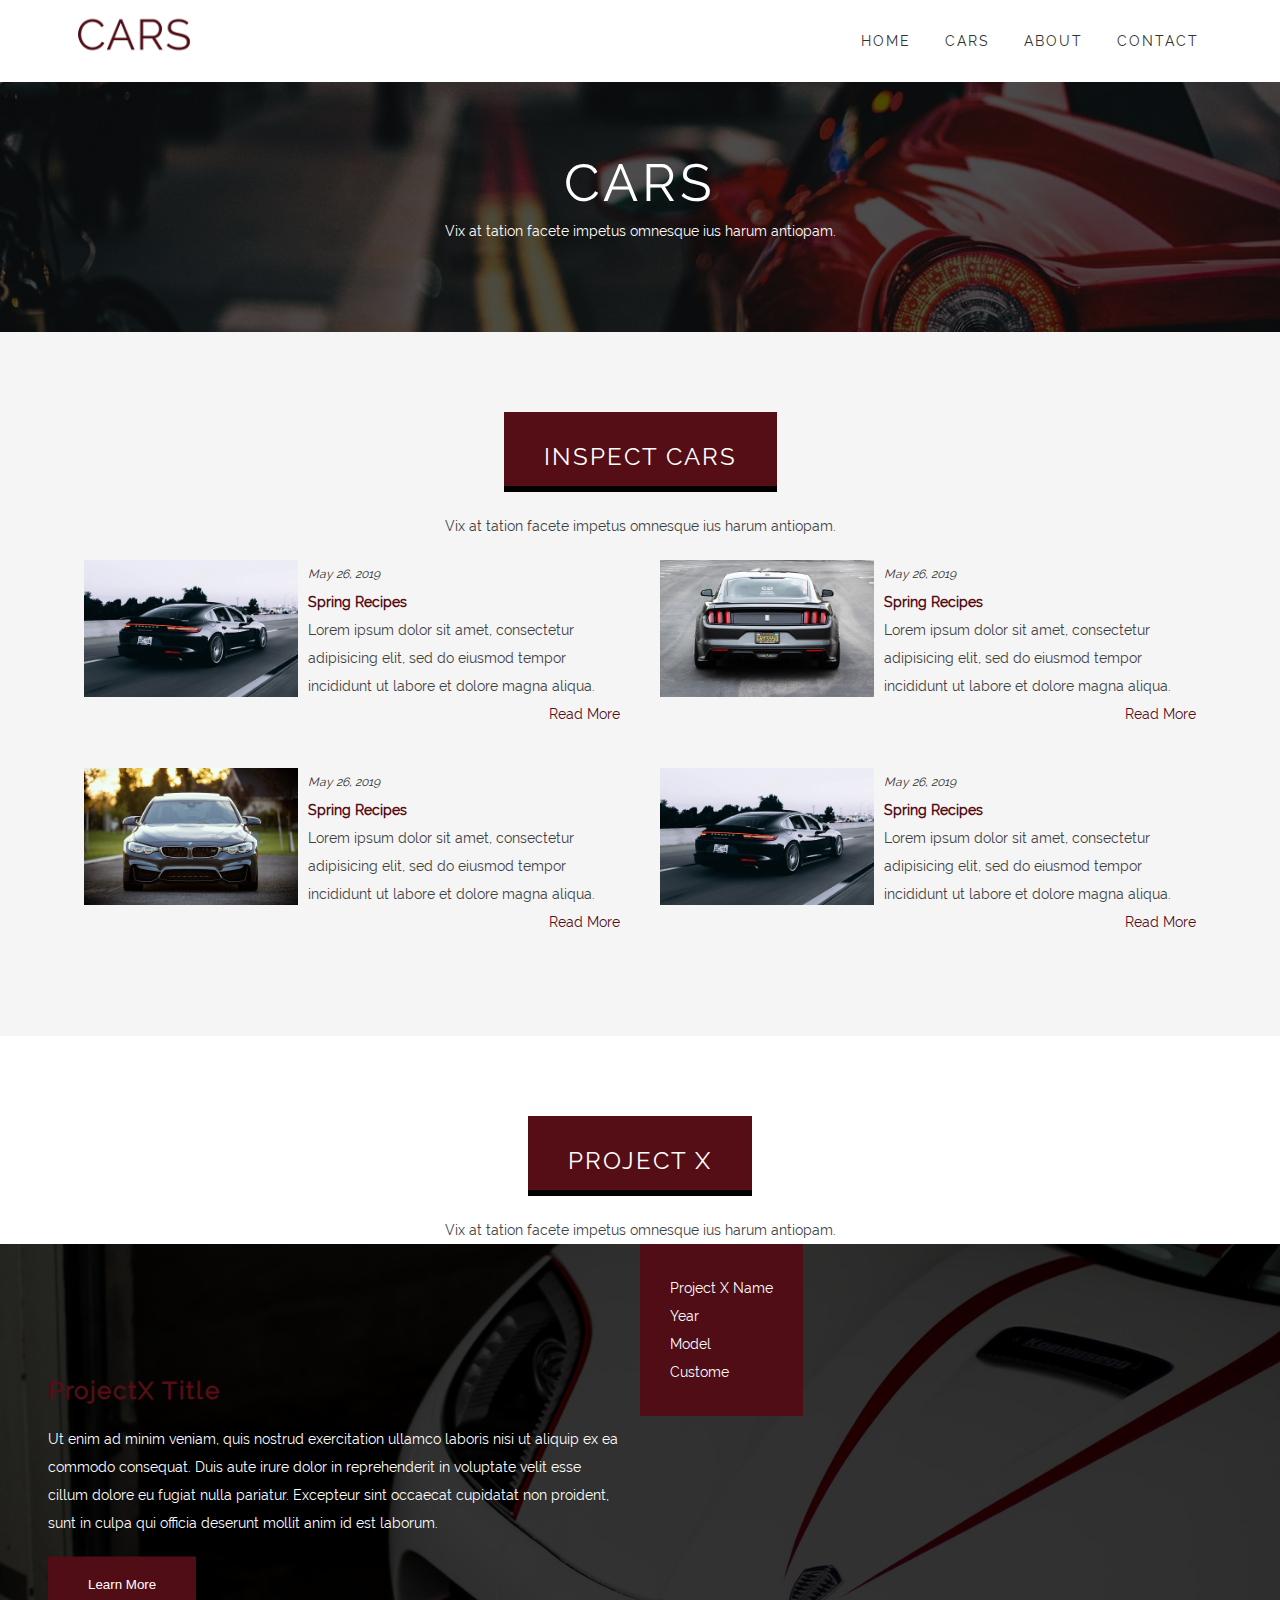
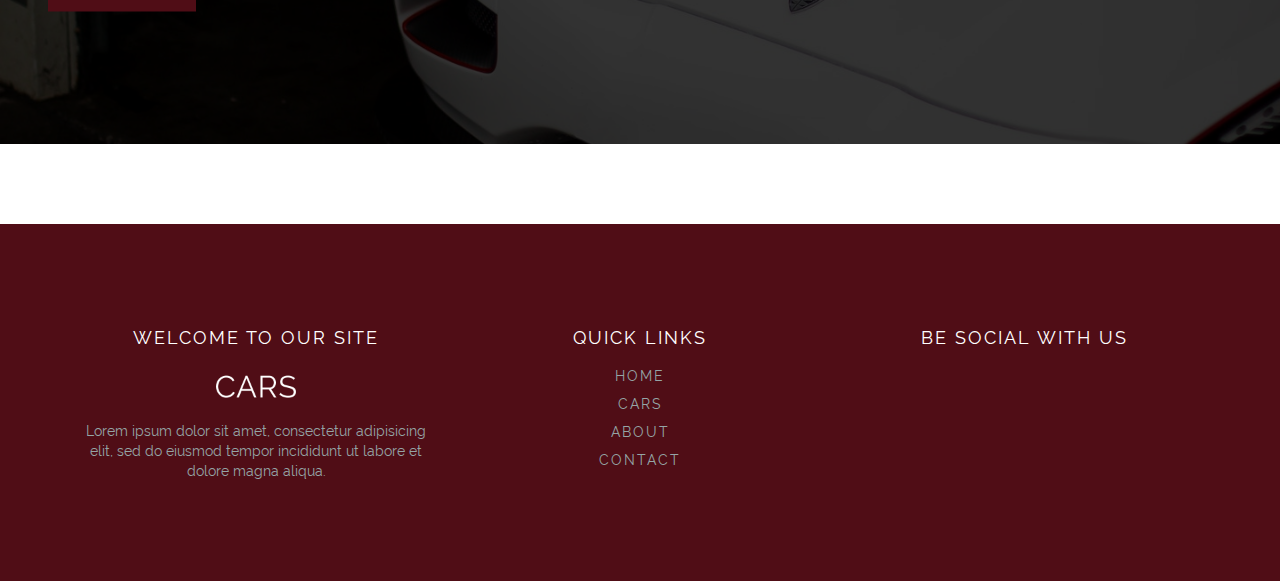
<file: only-html-css-cars-project/cars.html>
<!DOCTYPE html>
<html lang="en">
<head>
	<meta charset="utf-8">
	<meta name="description" content="Professional Web Design">
	<meta name="author" content="Samet Samyeli">
	<meta name="keywords" content="HTML,CSS,JavaScript">
	<meta name="viewport" content="width=device-width, initial-scale=1.0">
	<title>CARS - Cars</title>

	<link rel="stylesheet" href="https://use.fontawesome.com/releases/v5.8.2/css/all.css" integrity="sha384-oS3vJWv+0UjzBfQzYUhtDYW+Pj2yciDJxpsK1OYPAYjqT085Qq/1cq5FLXAZQ7Ay" crossorigin="anonymous">
	<link rel="stylesheet" type="text/css" href="css/reset.css">
	<link rel="stylesheet" type="text/css" href="css/main.css">

</head>
<body>
	<header>
		<div class="container">
			<div class="logo">
				<a href="index.html"><img src="img/logo.png"></a>
			</div>
			<div class="menu">
				<ul>
					<li><a href="index.html">HOME</a></li>
					<li><a href="cars.html">CARS</a></li>
					<li><a href="about.html">ABOUT</a></li>
					<li><a href="contact.html">CONTACT</a></li>
				</ul>
			</div>
		</div>
	</header>

<!--MAIN SECTION-->
<section id="carsSlider" class="slider">
	<div id="carsCaption" class="caption">
		<h1>CARS</h1>
		<p>Vix at tation facete impetus omnesque ius harum antiopam.</p>
	</div>
</section>

<!--INSPECT SECTION-->
<section id="inspect" class="sectionArea">
	<div class="inspectTop">
		<h2 class="sectionHeader">INSPECT CARS</h2>
		<p>Vix at tation facete impetus omnesque ius harum antiopam.</p>
	</div>
	<div class="inspectBody">
		<div class="container">
			<div class="col2">
				<div class="inspectImage">
					<img src="img/car1.jpg">
				</div>
				<div class="inspectText">
					<p class="date">May 26, 2019</p>
					<h4>Spring Recipes</h4>
					<p>Lorem ipsum dolor sit amet, consectetur adipisicing elit, sed do eiusmod
					tempor incididunt ut labore et dolore magna aliqua.</p>
					<a href="#">Read More</a>
				</div>
			</div>
				<div class="col2">
					<div class="inspectImage">
					<img src="img/car2.jpg">
					</div>
				<div class="inspectText">
					<p class="date">May 26, 2019</p>
					<h4>Spring Recipes</h4>
					<p>Lorem ipsum dolor sit amet, consectetur adipisicing elit, sed do eiusmod
					tempor incididunt ut labore et dolore magna aliqua.</p>
					<a href="#">Read More</a>
				</div>
			</div>
		</div>
		<div class="container">
			<div class="col2">
				<div class="inspectImage">
					<img src="img/car3.jpg">
				</div>
				<div class="inspectText">
					<p class="date">May 26, 2019</p>
					<h4>Spring Recipes</h4>
					<p>Lorem ipsum dolor sit amet, consectetur adipisicing elit, sed do eiusmod
					tempor incididunt ut labore et dolore magna aliqua.</p>
					<a href="#">Read More</a>
				</div>
			</div>
				<div class="col2">
					<div class="inspectImage">
					<img src="img/car1.jpg">
					</div>
				<div class="inspectText">
					<p class="date">May 26, 2019</p>
					<h4>Spring Recipes</h4>
					<p>Lorem ipsum dolor sit amet, consectetur adipisicing elit, sed do eiusmod
					tempor incididunt ut labore et dolore magna aliqua.</p>
					<a href="#">Read More</a>
				</div>
			</div>
		</div>
	</div>
</section>


<!--PROJECT X SECTION-->

<section id="projectX" class="sectionArea">
	<div class="projectXTop">
		<h2 class="sectionHeader">PROJECT X</h2>
		<p>Vix at tation facete impetus omnesque ius harum antiopam.</p>
	</div>
	<div class="projectXBody">
		<div class="containerFluid">
			<div class="captionPX">
				<div class="col2">
					<div class="projextXInfo">
						<h4 class="projectXTitle">ProjectX Title</h4>
						<p class="projectXText">Ut enim ad minim veniam,
						quis nostrud exercitation ullamco laboris nisi ut aliquip ex ea commodo
						consequat. Duis aute irure dolor in reprehenderit in voluptate velit esse
						cillum dolore eu fugiat nulla pariatur. Excepteur sint occaecat cupidatat non
						proident, sunt in culpa qui officia deserunt mollit anim id est laborum.</p>
						<button type="button" class="projectXBTN">Learn More</button>
					</div>
				</div>
				<div class="col2">
					<div class="projectXHighlight">
						<ul class="projectXDetail">
							<li>Project X Name</li>
							<li>Year</li>
							<li>Model</li>
							<li>Custome</li>
						</ul>
					</div>
				</div>
			</div>
		</div>
	</div>
</section>

<!--FOOTER SECTION-->
<footer class="sectionArea">
	<div class="container">
		<div class="col3">
			<div class="footerItem">
				<h3>WELCOME TO OUR SITE</h3>
				<a href="index.html"><img src="img/logo2.png"></a>
				<p>Lorem ipsum dolor sit amet, consectetur adipisicing elit, sed do eiusmod
				tempor incididunt ut labore et dolore magna aliqua.</p>
			</div>
		</div>
		<div class="col3">
			<div class="footerItem">
				<h3>QUICK LINKS</h3>
				<ul class="footerLinks">
					<li><a href="index.html">HOME</a></li>
					<li><a href="cars.html">CARS</a></li>
					<li><a href="about.html">ABOUT</a></li>
					<li><a href="contact.html">CONTACT</a></li>
				</ul>
			</div>
		</div>
		<div class="col3">
			<div class="footerItem">
				<h3>BE SOCIAL WITH US</h3>
				<ul class="socialLinks">
					<li><a href="#"><i class="fab fa-facebook"></i></a></li>
					<li><a href="#"><i class="fab fa-twitter-square"></i></a></li>
					<li><a href="#"><i class="fab fa-linkedin"></i></a></li>
				</ul>
			</div>
		</div>
	</div>
</footer>


</body>
</html>
</file>
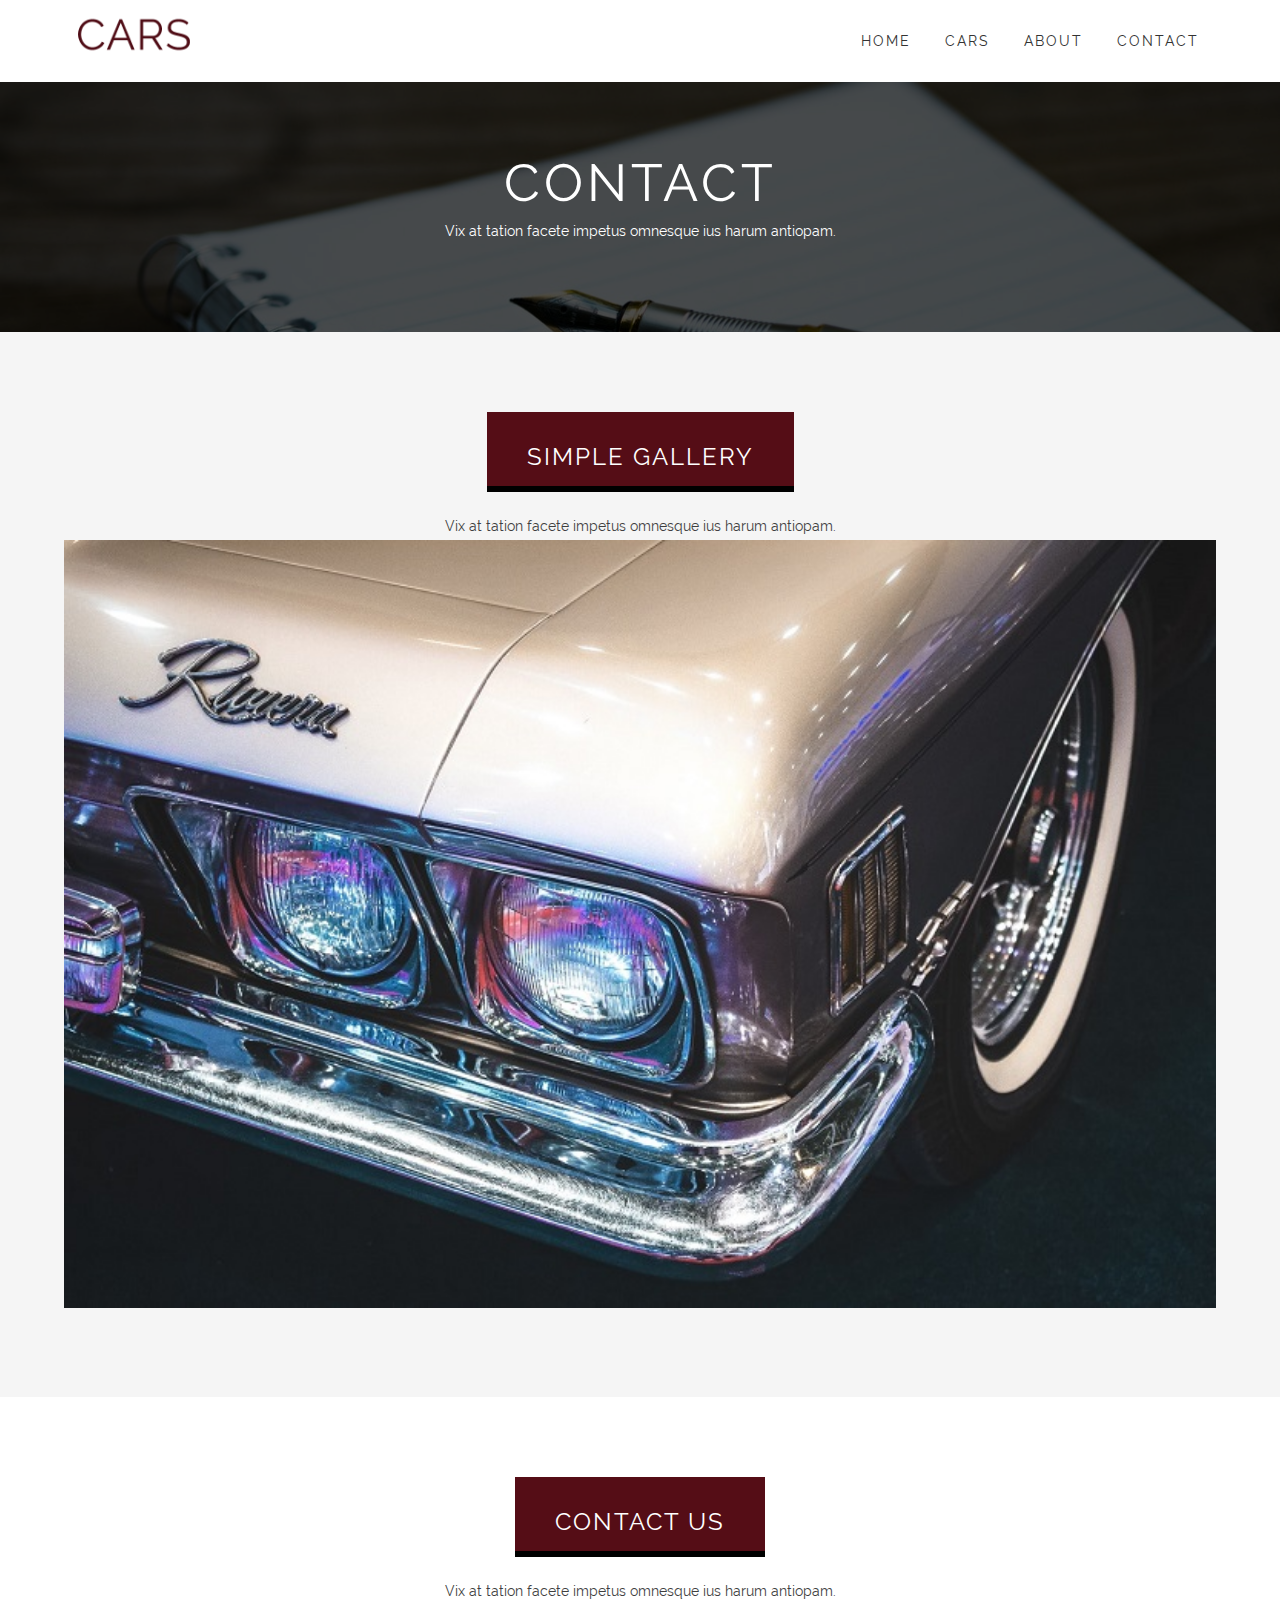
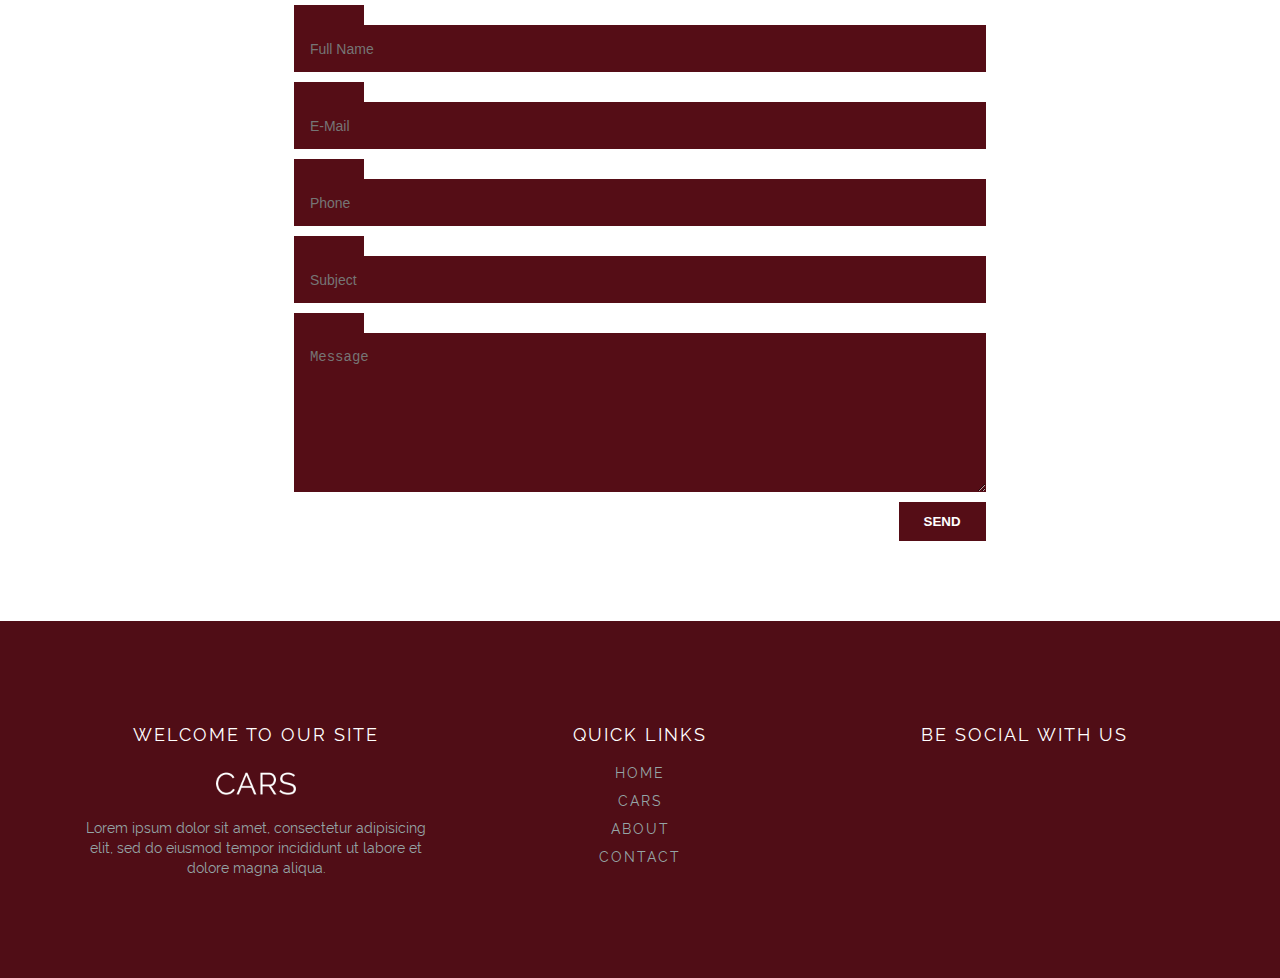
<file: only-html-css-cars-project/contact.html>
<!DOCTYPE html>
<html lang="en">
<head>
	<meta charset="utf-8">
	<meta name="description" content="Professional Web Design">
	<meta name="author" content="Samet Samyeli">
	<meta name="keywords" content="HTML,CSS,JavaScript">
	<meta name="viewport" content="width=device-width, initial-scale=1.0">
	<title>CARS - Contact</title>

	<link rel="stylesheet" href="https://use.fontawesome.com/releases/v5.8.2/css/all.css" integrity="sha384-oS3vJWv+0UjzBfQzYUhtDYW+Pj2yciDJxpsK1OYPAYjqT085Qq/1cq5FLXAZQ7Ay" crossorigin="anonymous">
	<link rel="stylesheet" type="text/css" href="css/reset.css">
	<link rel="stylesheet" type="text/css" href="css/main.css">

</head>
<body>
	<header>
		<div class="container">
			<div class="logo">
				<a href="index.html"><img src="img/logo.png"></a>
			</div>
			<div class="menu">
				<ul>
					<li><a href="index.html">HOME</a></li>
					<li><a href="cars.html">CARS</a></li>
					<li><a href="about.html">ABOUT</a></li>
					<li><a href="contact.html">CONTACT</a></li>
				</ul>
			</div>
		</div>
	</header>

<!--MAIN SECTION-->
<section id="contactSlider" class="slider">
	<div id="contactCaption" class="caption">
		<h1>CONTACT</h1>
		<p>Vix at tation facete impetus omnesque ius harum antiopam.</p>
	</div>
</section>


<!-- GALLERY SECTION -->
<section id="gallery" class="sectionArea">
	<div class="galleryTop">
		<h2 class="sectionHeader">SIMPLE GALLERY</h2>
		<p>Vix at tation facete impetus omnesque ius harum antiopam.</p>
	</div>
	<div class="galleryBody">
		<div class="container">
			<div class="gallerySlider">
				<div class="gallerySliderItem">
					<img src="img/slide1.jpg">
					<img src="img/slide2.jpg">
					<img src="img/slide3.jpg">
				</div>
			</div>
		</div>
	</div>
</section>

<!-- FORM SECTION -->

<section id="contact" class="sectionArea">
	<div class="contactTop">
		<h2 class="sectionHeader">CONTACT US</h2>
		<p>Vix at tation facete impetus omnesque ius harum antiopam.</p>
	</div>
	<div class="contactBody">
		<div class="container">
			<div class="wrapper">
				<form class="contactForm">
					<div class="formItem">
						<span class="formShape"><i class="fas fa-user fa-2x"></i></span>
						<input class="formField" type="text" placeholder="Full Name" required="">
					</div>
					<div class="formItem">
						<span class="formShape"><i class="fas fa-envelope-open fa-2x"></i></span>
						<input class="formField" type="email" placeholder="E-Mail" required="">
					</div>
					<div class="formItem">
						<span class="formShape"><i class="fas fa-mobile fa-2x"></i></span>
						<input class="formField" type="text" placeholder="Phone" required="">
					</div>
					<div class="formItem">
						<span class="formShape"><i class="fas fa-info-circle fa-2x"></i></span>
						<input class="formField" type="text" placeholder="Subject" required="">
					</div>
					<div class="formItem">
						<span class="formShape"><i class="fas fa-comment fa-2x"></i></span>
						<textarea class="formField" rows="8" placeholder="Message"></textarea>
					</div>
					<div class="formItem">
						<input class="formBtn" type="submit" value="SEND" name="">
					</div>
				</form>
			</div>
		</div>
	</div>
</section>

<!--FOOTER SECTION-->
<footer class="sectionArea">
	<div class="container">
		<div class="col3">
			<div class="footerItem">
				<h3>WELCOME TO OUR SITE</h3>
				<a href="index.html"><img src="img/logo2.png"></a>
				<p>Lorem ipsum dolor sit amet, consectetur adipisicing elit, sed do eiusmod
				tempor incididunt ut labore et dolore magna aliqua.</p>
			</div>
		</div>
		<div class="col3">
			<div class="footerItem">
				<h3>QUICK LINKS</h3>
				<ul class="footerLinks">
					<li><a href="index.html">HOME</a></li>
					<li><a href="cars.html">CARS</a></li>
					<li><a href="about.html">ABOUT</a></li>
					<li><a href="contact.html">CONTACT</a></li>
				</ul>
			</div>
		</div>
		<div class="col3">
			<div class="footerItem">
				<h3>BE SOCIAL WITH US</h3>
				<ul class="socialLinks">
					<li><a href="#"><i class="fab fa-facebook"></i></a></li>
					<li><a href="#"><i class="fab fa-twitter-square"></i></a></li>
					<li><a href="#"><i class="fab fa-linkedin"></i></a></li>
				</ul>
			</div>
		</div>
	</div>
</footer>


</body>
</html>
</file>
<file: hosting-theme/css/style.css>
/* GENERAL SETTINGS */

body{
    font-family: 'Rubik', sans-serif;
}

h1{
    font-family: 'Poppins', sans-serif;
    font-weight: 700;
    font-size: 45px;
}

h3{
    font-family: 'Poppins', sans-serif;
}

h4{
    font-family: 'Poppins', sans-serif;
}


#sectionHeading{
    padding-bottom: 60px;
    text-align: center;
}

/* NAVBAR SECTION */

.navbar{
    z-index: 10 !important;
    position: absolute;
    width: 100%;
}

.nav-link, .navbar-brand{
    color: #ffffff;
    font-family: 'Rubik', sans-serif;
    padding-top: 25px;
    transition: ease .5s;
}

.nav-item{
    padding-right: 10px;
}

.nav-link:hover{
    color: #635CDB;
}

.navbar-brand:hover{
    color: #635CDB;
}

/* HEADER SECTION */

#headerSection{
    background-color: #3330a3;
    background-image: linear-gradient(180deg, #3330a3 0%, #201d6d 100%);    
    height: 775px;
    z-index: 8;
}

#headerSection .row{
    padding-top: 25%;
    color: #eeeeee;
}

#headerSection h4{
    background-color: #635CDB;
    padding:0px 5px 0px 5px;
    font-size: 18px;
}

#headerSection .btn-light{
    border-radius: 50px;
    padding: 15px 50px 15px 50px;
    font-family: 'Poppins', sans-serif;
    font-weight: 600;
    font-size: 15px;
}

#headerSection .btn-light:hover{
    background-color: #635CDB;
    color: #ffffff;
    transition: ease .5s;
}

/* ABOUT US SECTION */

#sectionHeading p{
    font-size: 30px;
    padding-right: 20px;
    padding-left: 20px;
}

#aboutSection span{
    color: #635CDB;
    font-size: 30px;
}

.aboutBox{
    margin: 0px 0px 30px 0px;
}

#aboutSection h3{
    font-weight: 600;
    font-size: 22px;
}

#aboutSection p{
    padding-top: 20px;
}

/* CASE STUDY SECTION */

#caseStudy{
    background-color: #F8F9FA;
    position: relative;
    padding-top: 50px;
    height: 557px;
}

#caseStudy h4{
    font-size: 18px;
    color: #635CDB;
}

#caseStudy h2{
    font-weight: 600;
    font-family: 'Poppins', sans-serif;
    font-size: 28px;
    line-height: 35px;
}

#caseStudy .far{
    padding-right: 10px;
    padding-top: 10px;
}

.studyImage{
    position: absolute;
    display: inline-block;
    top: 0px;
    bottom: 0px;
    right: 0px;
}

/* FEATURES SECTION */

#features{
    background-color: #635CDB;
}

#features p{
    color: #ffffff;
}

#features .lead{
    color: #ffffff;
    font-weight: 600;
    font-size: 30px;
}

#features .text-muted{
    font-size: 15px;
    color: #ffffff !important;
}

.outlineBox{
    margin-top: -100px;
}

.serviceBox{
    padding: 30px;
    background-color: #ffffff;
    border-radius: 8px;
    -webkit-box-shadow: 0px 0px 17px -6px rgba(0,0,0,0.2);
    -moz-box-shadow: 0px 0px 17px -6px rgba(0,0,0,0.2);
    box-shadow: 0px 0px 17px -6px rgba(0,0,0,0.2);
}

.serviceImage{
    background-color: #635CDB;
    display: block;
    margin: auto;
    border-radius: 100%;
    padding: 10px;
    width: 100px;
    height: 100px;
}

.serviceContent h4{
    font-weight: 500;
}

/* PRICING SECTION */

#pricingSection{
    background-color: #F8F9FA;
    padding-top: 50px;
}

#pricingSection .lead{
    font-weight: 600;
    font-size: 30px;
}

#pricingSection .text-muted{
    font-size: 15px;
}

#pricingTable{
    padding: 30px 60px 30px 60px;
    border-radius: 8px;
    border: 1px solid rgba(216, 216, 216, 0.2);
}

#pricingTable .fa-stack{
    color: rgba(0,0,0,0.0);
    border: 1px solid rgba(139, 138, 138, 0.2);
    border-radius: 100%;
    font-size: 50px;
    margin-bottom: 20px;
}

#pricingTable .fa-rocket, #pricingTable .fa-gem, #pricingTable .fa-lightbulb{
    color: #635CDB;
}


/* PRICINGTABLE HOVER */

#pricingTable:hover{
    background-color: #ffffff;
    -webkit-box-shadow: 0px 0px 27px -1px rgba(0,0,0,0.1);
    -moz-box-shadow: 0px 0px 27px -1px rgba(0,0,0,0.1);
    box-shadow: 0px 0px 27px -1px rgba(0,0,0,0.1);
    transition: ease .5s;

}

#pricingTable:hover .fa-stack{
    background-color: #635cdb;
    background-image: linear-gradient(135deg, #635cdb 0%, #B721FF 100%);
    transition: ease .5s;
}


#pricingTable:hover .fa-rocket, #pricingTable:hover .fa-gem, #pricingTable:hover .fa-lightbulb{
    color: #ffffff;
    transition: ease .5s;
}
</file>
<file: kappe/css/main.css>
/* GENERAL Settings */

.no-gutters {
    margin-right: 0;
    margin-left: 0;
  
    > .col,
    > [class*="col-"] {
      padding-right: 0;
      padding-left: 0;
    }
  }

*{
    margin:0;
    padding: 0;
}

h2{
    font-family: 'Roboto', sans-serif;
    font-size: 24px;
    font-weight: 300;

}

p{
    font-family: 'Roboto', sans-serif;
    font-weight: 300;
    font-size: 18px;
    color: #a3a3a3;
}


/* SIDEBAR Settings */

.wrapper{
    display: flex;
    width: 100%;
    align-items: stretch;
}

#sidebar{
    min-width: 250px;
    max-width: 250px;
    background-color: #242b2e;
    color: #fff;
    transition: all .3s;
    min-height: 100vh;
}

#sidebar.active{
    margin-left: -250px;
}

.navbar-brand{
    width: 100%;
    background-color: #fff;
    padding: 0px;
    margin: 0px;
}

.navbar{
    padding: 0;
}

.main-menu{
    width: 100%;
}

.main-menu .nav-item{
    text-align: right;
    border-bottom: 1px solid #293034;
}

.main-menu .nav-item a{
    background-color: #31393c;
    color: #fff;
    font-weight: 300;
    transition: ease .5s;
    padding: 10px 15px 10px 0px;
}

.main-menu .nav-item a:hover{
    background-color:#23aead;
}

.main-menu .nav-item .selected{
    background-color: #23aead;
}

.sidebar-heading{
    width: 100%;
    text-align: right;
    padding-right: 15px;
}

.sidebar-heading span{
    font-size: 16px;
    font-weight: 100;
    padding-right: 5px;
    color: #23aead;
    line-height: 16px;
    vertical-align: bottom;
}

.works-menu{
    width: 100%;
}

.works-menu .nav-item{
    text-align: right;
    padding:0px
}

.works-menu .nav-item a{
    color: #444a4c;
    font-size: 13px;
    transition: .5s;
    padding-top: 0;
    padding-bottom: 0;
}

.works-menu .nav-item a:hover{
    color: #fff;
}

.social-icons{
    width: 100%;
}

.social-icons ul{
    list-style-type: none;
    padding-right: 15px;
    padding-top: 28px;
    border-top: 1px solid #293034;
}

.social-icons li{
    float: right;
    margin-left: 5px;
}

.copyright{
    width: 100%;
    text-align: right;
    font-size: 13px;
    color: #6b6b6b;
    padding-right: 15px;
    padding-top: 23px;
}

/* PAGE CONTENT */

#content{
    width: 100%;
}

.btn-info{
    border-radius: 0px;
    background-color: #1AB5B3;
    border: 0;
    position: fixed;
    z-index: 5;
    opacity: .8;
}

.container-fluid{
    padding: 0;
}

.image{
    display: block;
    width: 100%;
    height: auto;
}

.overlay{
    position: absolute;
    top: 0;
    bottom: 0;
    left: 0;
    right: 0;
    height: 100%;
    width: 100%;
    opacity: 0;
    background-color: #2db8b7;
    cursor: pointer;
    transition: all .5s;
}

.overlay-container:hover .overlay{
    opacity: .8;
}

.text{
    text-align: center;
    color: #fff;
    position: absolute;
    top: 50%;
    left: 50%;
    transform: translate(-50%, -50%);
    width: 100%;
    height: auto;
}

.overlay-border{
    width: 50%;
    border:1px solid #fff;
    margin: 0 auto;
    opacity: .5;
    margin-bottom: 15px;
}

.project-title{
    font-size: 24px;
    font-weight: 300;
    letter-spacing: 1px;
}

.project-area {
    font-size: 12px;
}

/* SIDEBAR INFO */

.btn-info2{
    border-radius: 0px;
    background-color: #1AB5B3;
    border: 0;
    position: fixed;
    z-index: 5;
    top: 0;
    right: 0;
    opacity: .8;   
}

.btn-info2 i{
    color: #fff;
}

#sidebar2{
    min-width: 200px;
    max-width: 200px;
    background-color: rgba(0, 0, 0, .7);
    padding: 10px;
    top: 36px;
    right: -200px;
    position: fixed;
    z-index: 10;
    transition: .5s;
}

#sidebar2.active{
    right: 0px;
}

#sidebar2 .fas, #sidebar2 .far{
    margin-right: 10px;
}

.info-text{
    color: #fff;
    font-family: 'Roboto', sans-serif;
    font-weight: 100;
    font-size: 13px;
    margin-bottom: 5px;
}

/* Work Page */

.content-area-grey{
    padding: 20px;
    background-color: #b4b7b8;
}

.content-area-white{
    background-color: #fff;
    padding-top: 20px;
    padding-bottom: 20px;
}

.gutter{
    padding-left: 20px !important;
    padding-right: 20px !important;
}

.border-r{
    border-right: 1px solid #e5e5e5;
}

.project-info-title i{
    color: #11aabb;
    padding:10px;
    border: 1px solid #11aabb;
    border-radius: 100%;
    margin-right: 10px;
}

.project-tags ul{
    list-style: none;
}

.project-tags ul li{
    display: inline-block;
    font-size: 11px;
    color: #a3a3a3;
    padding:8px;
    margin-right: 5px;
    border: 1px solid #a3a3a3;
    border-radius: 10px;
    cursor: pointer;
    transition: all .3s;
}
.project-tags ul li:hover{
    background-color: #11aabb;
    color: #fff;
}

.project-gallery ul{
    list-style: none;
}

.project-gallery ul li{
    display: inline-block;
    margin-right: 5px;
    margin-bottom: 10px;
    cursor: pointer;
    transition: all .3s;
}

.project-gallery ul li:hover{
    opacity: .5;
}

.project-features{
    font-size: 14px;
    color: #a3a3a3;
    font-weight: 300;
}

.project-features .fa-check{
    margin-right: 14px;
}

/* ABOUT PAGE */

.ourStaff{
    position: relative;
    width: 100%;
    padding: 0;
    margin-bottom: 15px;
}

.ourStaff img{
    display: block;
    width: 90%;
    height: auto;
}

.ourStaffOverlay {
    position: absolute;
    bottom: 100%;
    left: 0px;
    right: 0px;
    background-color: rgba(41, 180, 178, .9);
    cursor: pointer;
    overflow: hidden;
    width: 90%;
    height: 0px;
    transition: .5s;
    
}

.ourStaff:hover .ourStaffOverlay{
    bottom: 0;
    height: 100%;
}

.ourStaffText {
    position: absolute;
    top: 50%;
    left: 50%;
    transform: translate(-50%, -50%);
    text-align: center;
    width: 100%;
}

.ourStaffText h5, .ourStaffText p{
    color: #fff;
    font-size: 13px;
    font-family: 'Roboto', sans-serif;
    font-weight: 100;
}

.skillRow h4, .skillRow p{
    font-size: 15px;
    margin-top: 5px;
}

.progress{
    margin-top: -10px;
    border-radius: 0px;
    background-color: #fff;
    border: 1px solid #e2e2e2;
    height: 34px;
}

.progress .bg-info{
    background-color: #e2e2e2 !important;
}

.testimonialsRow{
    border: 1px solid #e2e2e2;
}

.testimonialsArea{
    background-color: #1AB5B3;
}

.testimonialsArea h4{
    color: #fff;
    line-height: 70px;
    font-size: 14px;
    font-style: italic;
    font-weight: 300;
}

.services-point{
    margin-left: 15px;
}

/* Blog Page */

.card{
    border: none;
    border-radius: 0;
}

.textCard{
    background-color: #1AB4B2;
    text-align: center;
}

.textCard .card-link{
    color: #fff;
    text-decoration: underline;
    font-style: italic;
}

.textCard .card-text{
    color: #fff;
}

.card-footer .card-link{
    color: #9a9a9a;
}

.carousel-control-prev, .carousel-control-next{
    height: 40px;
    width: 40px;
    background-color: #1AB4B2;
    top: calc(50% - 15px);
}

/* Services Page */

.comment-space{
    width: 80px;
    height: 80px;
    float:left;
}

.comment-border{
    width: 50%;
    height: 50%;
    border-bottom: 1px solid #e2e2e2;
    border-left: 1px solid #e2e2e2;
    float: right;
}


/* CONTACT PAGE */

.input-group-text .fa-user, .input-group-text .fa-envelope, .input-group-text .fa-link{
    padding: 5px;
    border: 1px solid #1AB4B2;
    border-radius: 50%;
    color: #1AB4B2;
}

.form-control{
    border-radius: 0px !important;
    height: auto;
}

.input-group-text{
    border-radius: 0px;
    background-color: #fff;
}

.btn-contact{
    background-color: #1AB4B2;
    color: #fff;
    border: 1px solid #1AB4B2;
    text-align: center;
    margin-top: 1rem;
    height: 42px;
    transition: .5s;
}

.btn-contact:hover{
    background-color: #fff;
    color: #1AB4B2;
}

textarea.form-control{
    height: 100px;
  
}

.heightContact{
    height: 100vh;
}

/* MEDIA QUERIES */

@media (max-width:1200px){
    
}

@media (max-width:768px){
    #sidebar{
        margin-left: -250px;
    }
    #sidebar.active{
        margin-left: 0px;
    }

    .related-P{
        width: 80%;
        padding: 10px 0px 10px 0px;
    }

    .textCenter{
        text-align: center;
    }

    .content-area-white{
        -webkit-box-shadow: 0px 0px 21px -3px rgba(0,0,0,0.69);
-moz-box-shadow: 0px 0px 21px -3px rgba(0,0,0,0.69);
box-shadow: 0px 0px 21px -3px rgba(0,0,0,0.69);
    }

    .card{
        -webkit-box-shadow: 0px 0px 21px -3px rgba(0,0,0,0.69);
-moz-box-shadow: 0px 0px 21px -3px rgba(0,0,0,0.69);
box-shadow: 0px 0px 21px -3px rgba(0,0,0,0.69);
    }
}
</file>
<file: only-html-css-cars-project/css/main.css>
/* GENERAL SETTINGS */

*{
	scroll-behavior: smooth;
	box-sizing: border-box;
}


@font-face {
	font-family: 'Raleway';
	src: url('../fonts/Raleway-Regular.ttf');
}

body{
	background-color: #ffffff;
	color: #3f3f3f;
	font: 14px / 28px arial;
	font-family: 'Raleway';
}

h1{
	font-size: 52px;
	letter-spacing: 4px;
	margin-bottom: 20px;
}

h3{
	font-size: 16px;
	color: #500D16;
	transition: all .5s ease; 
}

.sectionHeader{
	background: #550D16;
	border-bottom: 6px solid #000000;
	height: 80px;
	color: #FFFFFF;
	display: inline-block;
	line-height: 80px;
	font-size: 24px;
	padding: 5px 40px;
	letter-spacing: 2px;
	margin-bottom: 20px; 
}

.sectionArea{
	padding: 80px 0;
}

/* GRID SETTINGS */

.container{
	width: 90%;
	margin: 0 auto;
	display: flex;
}

.featuresBody .container{
	justify-content: space-between;
} 

.col3{
	flex-grow: 1;
	width: 33.33%;
}

.engineBody .container{
	justify-content: space-between;
}

.col2{
	flex-grow: 1;
	width: 50%;
	padding: 20px;
}
/* HOME SETTINGS */

header .logo{
	margin-right: auto;
}

header .logo img{
	display: block;
	height: 70px;
}

.menu li{
	float: left;
}

.menu li a{
	padding: 27px 17px;
	display: block;
	text-decoration: none;
	letter-spacing: 2px;
	color: #333333;
	transition: all .5s ease;
}


.menu li:hover a{
	background: #500D16;
	color: #ffffff;
}

#mainSlider{
	height: 650px;
	background: url('../img/mainHome.jpg') center center no-repeat;
	background-size: cover;
}

.slider{
	width: 100%;
}

#mainCaption{
	height: 650px;
	background: rgb(0,0,0, .7); 
}
.caption{
	display: flex;
	flex-direction: column;
	align-items: center;
	justify-content: center;
	width: 100%;
	color: #ffffff;
}

.featuresTop{
	text-align: center;
}

.item{
	padding: 10px 20px;
}

.zoom{
	position: relative;
	overflow: hidden;
	display: inline-block;
	width: 100%;
	vertical-align: top;
}

.zoom img{
	display: block;
	width: 100%;
	height: auto;
	transition: all .5s ease;
}

.item .itemText{
	text-align: center;
	padding: 5px;
	border: 1px solid #500D16;
}

.item:hover .zoom img{
	transform: scale(1.25);
}

.item:hover h3{
	color: #ffffff;
}

.item:hover .itemText{
	background-color: #500D16;
	color: #ffffff;
	transition: all .5s ease; 
}

.btnDetails{
	color: #500d16;
	padding: 5px 10px;
	text-decoration: none;
	border: 1px solid #500d16;
	transition: all .5s ease;
}

.item:hover .btnDetails{
	color: #ffffff;
	border:1px solid #ffffff;
}

.itemText p{
	margin: 20px 0;
}

#parallax{
	background: linear-gradient(
				rgba(0,0,0, .7),
				rgba(0,0,0,.7)
				),
				url('../img/parallax.jpg');
	background-attachment: fixed;
	background-size: cover;
	background-position: center;
	text-align: center;
}

#parallax p{
	color: #ffffff;
}

.engineTop{
	text-align: center;
}

.engineContainer{
	position: relative;
	width: 100%;
}

.imageOver{
	display: block;
	width: 100%;
	height: auto;
}

.engineOverlay{
	position: absolute;
	bottom: 0;
	left: 0;
	right: 0;
	background-color: rgba(80,13,22,.7);
	overflow: hidden;
	width: 0;
	height: 100%;
	transition: .5s ease;
}

.engineContainer:hover .engineOverlay{
	width: 100%;
}

.engineText{
	white-space: nowrap;
	color: #ffffff;
	font-size: 20px;
	position: absolute;
	top: 50%;
	left: 50%;
	transform: translate(-50%, -50%);
}

.engineOverlay2{
	position: absolute;
	bottom: 0;
	left: 100%;
	right: 0;
	background-color: rgba(80,13,22,.7);
	overflow: hidden;
	width: 0;
	height: 100%;
	transition: .5s ease;
}

.engineContainer:hover .engineOverlay2{
	width: 100%;
	left: 0%;
}

footer{
	background-color: #500D16;
	text-align: center;
}

.footerItem{
	padding: 20px;
}

.footerItem img{
	height: 50px;
	opacity: .5s;
}

footer h3{
	color: #ffffff;
	font-size: 18px;
	letter-spacing: 2px;
	margin-bottom: 10px; 
}

footer .fab{
	font-size: 30px;
	color: #95a5a6;
	line-height: 50px;
	transition: .3s ease;
}

footer .fab:hover{
	color: #ffffff;
}

footer p{
	color: #95a5a6;
	line-height: 20px;
}

.footerLinks a{
	text-decoration: none;
	color: #95a5a6;
	letter-spacing: 2px;
	transition: .3s ease;
}

.footerLinks a:hover{
	color: #ffffff;
	text-decoration: underline;
}

.socialLinks li{
	display: inline-block;
	width: 50px;
	height: 50px;

}

/*CARS SETTINGS*/

#carsSlider{
	height: 250px;
	background: url('../img/slideImage2.jpg') center center no-repeat;
	background-size: cover;
}

#carsCaption{
	height: 250px;
	background: rgb(0,0,0, .7); 
}

#inspect{
	background-color: #f5f5f5;
}


.inspectTop{
	text-align: center;
}

.inspectBody .col2{
	display: flex;
}

.inspectImage{
	width: 40%;
}

.inspectImage img{
	width: 100%;
	height: auto;
}

.inspectText{
	width: 60%;
	padding-left: 10px;
}

.date{
	color: #333;
	font-size: 12px;
	font-style: italic;
}

h4{
	color: #550D16;
	font-size: 14px;
	font-weight: bold;
}

.inspectText a{
	float: right;
	text-decoration: none;
	color: #550D16;
}

.inspectText a:hover{
	text-decoration: underline;
}

.projectXTop{
	text-align: center;
}

#projectX .containerFluid{
	height: 500px;
	background: url('../img/projectx.jpg') center center no-repeat;
	background-size: cover;
}

.captionPX{
	display: flex;
	background: rgba(0,0,0,.8);
	width: 100%;
	height: 500px;
}

.projextXInfo{
	position: relative;
	top: 50%;
	left: 50%;
	margin-left: 5%;
	padding-right: 5%;
	transform: translate(-50%,-50%);
}

.projectXTitle{
	font-size: 24px;
	letter-spacing:2px;
	margin-bottom: 20px;
}

.projectXBTN{
	background-color: #500D16;
	color: #ffffff;
	padding: 20px 40px;
	border:none;
	margin-top: 20px;
	transition: all .5s ease;
	cursor: pointer;

}

.projectXBTN:hover{
	background-color: #ffffff;
	color: #500D16;
}

.projectXText{
	color: #ffffff;
}

.projectXHighlight{
	display: inline-block;
	background-color: #500D16;
	padding:30px; 
}

.containerFluid .col2{
	padding: 0;
}

.projectXDetail li{
	color: #ffffff;
}

/* ABOUT SETTINGS */

#aboutSlider{
	height: 250px;
	background: url('../img/slideImage3.jpg') center center no-repeat;
	background-size: cover;
}

#aboutCaption{
	height: 250px;
	background: rgb(0,0,0, .7); 
}

#ourHistory{
	background-color: #f5f5f5;
}

.ourHistoryTop{
	text-align: center;
}

.ourHistoryBody .containerFluid{
	display: flex;
	justify-content: space-between;
	margin-bottom: 20px;
}

.ourHistoryBody .col2{
	display: flex;
}

.ourHistoryDate{
	flex: 1;
	text-align: center;
	background-color: #550D16;
	color: #ffffff;
}

.ourHistoryDate p{
	font-size: 30px;
	letter-spacing: 2px;
	position: relative;
	top: 50%;
	left: 50%;
	transform: translate(-50%, -50%);
}

.ourHistoryImage{
	flex: 2;
}

.ourHistoryImage img{
	width: 100%;
	height: 100%;
}

.ourHistoryText{
	flex: 3;
	margin-left: 10px;
}

.ourHistory p{
	position: relative;
	top: 50%;
	left: 50%;
	transform: translate(-50%, -50%);
}

.teamTop{
	text-align: center;
}

.teamBody .containerFluid{
	display:flex;
	width: 100%; 
}

.teamMember{
	position: relative;
	width: 100%;
}

.teamMemberImg{
	display: block;
	width: 100%;
	height: 100%;
}

.teamMemberOverlay{
	position: absolute;
	top: 0;
	bottom: 0;
	left: 0;
	right: 0;
	height: 100%;
	width: 100%;
	opacity: 1;
	background-color: #550D16;
	transition: .5s ease;
}

.teamMember:hover .teamMemberOverlay{
	opacity: 0;
}

.teamMember:hover .teamMemberInfo{
	color: #ffffff;
	font-size: 20px;
	position: absolute;
	top: 50%;
	left: 50%;
	transform: translate(-50%, -50%);
}

.teamTitle{
		color: #ffffff;
	font-size: 20px;
	position: absolute;
	top: 50%;
	left: 50%;
	transform: translate(-50%, -50%);
}

.teamMemberInfo{
	color: #ffffff;
	background-color: rgba(80, 13, 22, .7);
	position: absolute;
	top: 0;
	left: 50%;
	transform: translateX(-50%);
	transition: .5s ease;
	padding: 20px;
	text-align: center;
}

.memberSocialLinks{
	text-align: center;
}

.memberSocialLinks li{
	display: inline-block;
	margin-left: 5px;
	margin-right: 5px;
	cursor: pointer;
}

.memberSocialLinks .fab{
	color: #ffffff;
}

/* CONTACT SETTINGS */

#contactSlider{
	height: 250px;
	background: url('../img/contact.jpg') center center no-repeat;
	background-size: cover;
}

#contactCaption{
	height: 250px;
	background: rgb(0,0,0, .7); 
}

#gallery{
	background-color: #f5f5f5;
}

.galleryTop{
	text-align: center;
}

.gallerySlider{
	overflow: hidden;
	width: 100%;
	margin: 0 auto;
}
.gallerySliderItem{
	width: 300%;
	position: relative;
	left: 0;
	animation: slideAnimation 30s infinite;
}

.gallerySliderItem img{
	width: 33.33%;
	float: left;
	height: auto;
}

@keyframes slideAnimation{
	0%{left: 0;}
	25%{left: -100%}
	50%{left: -200%;}
	75%{left: -100%;}
	0%{left: 0;}
}

.contactTop{
	text-align: center;
}

.wrapper{
	margin: 0 auto;
	width: 100%;
}

.contactForm{
	margin: 0 auto;
	width: 60%;
}

.formItem{
	margin-bottom: 10px;
	width: 100%;
}

.formShape{
	color: #ffffff;
	float: left;
	background-color: #550D16;
	padding: 10px 5px;
	width: 10%;
	text-align: center;
	display: block;
}

.formField{
	color: #ffffff;
	background-color: #550d16;
	border:none;
	padding: 15.5px;
	width: 100%;
	display: block;
	font-size: 14px;
}

.formBtn{
	display: block;
	border:none;
	cursor: pointer;
	background-color: #550D16;
	color: #ffffff;
	padding: 12px 25px;
	text-decoration: none;
	font-weight: bold;
	float: right;
}

.formBtn:hover{
	background-color: #841916;
}

/* MEDIA QUERIES */

@media screen and (max-width: 960px){
	.caption h1{
		font-size: 32px;
	}
	.footerItem h3{
		font-size: 14px;
	}
	footer .fa{
		font-size: 24px;
	}

	.inspectBody .container{
	flex-direction: column;
	}

	.inspectBody .col2{
	width: 100%;
	}

	.ourHistoryBody .col2{
		flex-direction: column;
		width: 100%;
		margin-left: 10px;
		margin-right: 10px;
	}
}

@media screen and (max-width: 720px){
	
	header .container{
		flex-direction: column;
		justify-content: center;
		align-items: center;
	}

	header .logo{
		margin: 0 auto;
		margin-top: 10px;
	}

	.caption h1{
		font-size: 28px;
	}

	.featuresBody .container{
		flex-direction: column;
	}
	
	.featuresBody .col3{
		width: 80%;
		margin: 0 auto;
	}

	.engineBody .container{
		flex-direction: column;
	}

	.engineBody .col2{
		width: 80%;
		padding-left: 0;
		padding-right: 0;
		margin: 0 auto;
	}

	footer .container{
		flex-direction: column;
	}

	footer .col3{
		width: 100%;
	}

	.sectionHeader{
		font-size: 18px;
	}

	.inspectBody .container .col2{
		padding-left: 0;
		padding-right: 0;
	}

	.teamMemberInfo{
		font-size: 14px;
		padding: 10px;
	}

	.teamTitle{
		font-size: 14px;
	}

	.formShape{
		display: none;
	}
}

@media screen and (max-width: 540px){

	.caption h1{
		font-size: 24px;
	}

	.caption p{
		font-size: 15px;
	}

	.engineBody .col2{
		width: 100%;
	}

	.sectionHeader{
		font-size: 20px;
	}

	.ourHistoryBody .ourHistoryDate p{
		font-size: 18px;
	}

	.teamMemberInfo{
		font-size: 12px;
	}

	.teamTitle{
		font-size: 12px;
	}

	.contactForm{
		width: 80%;
	}
}
</file>
